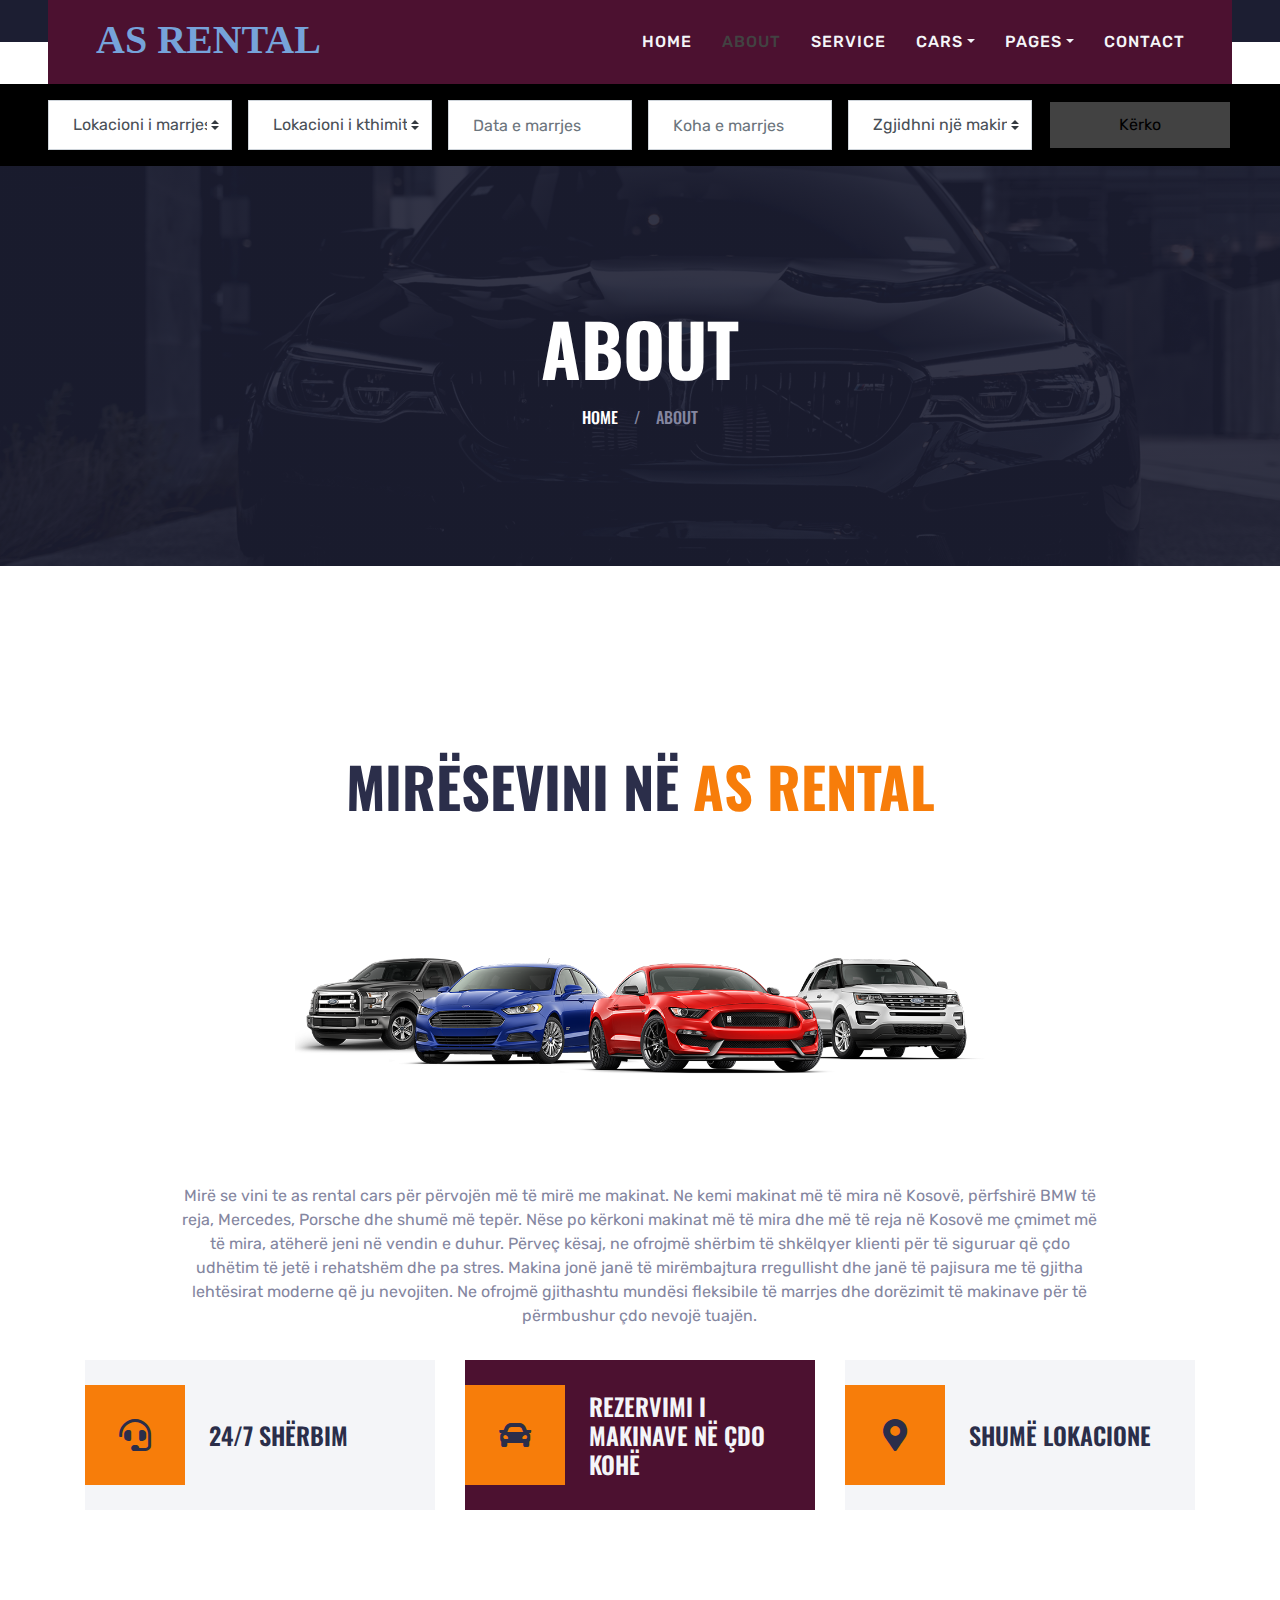
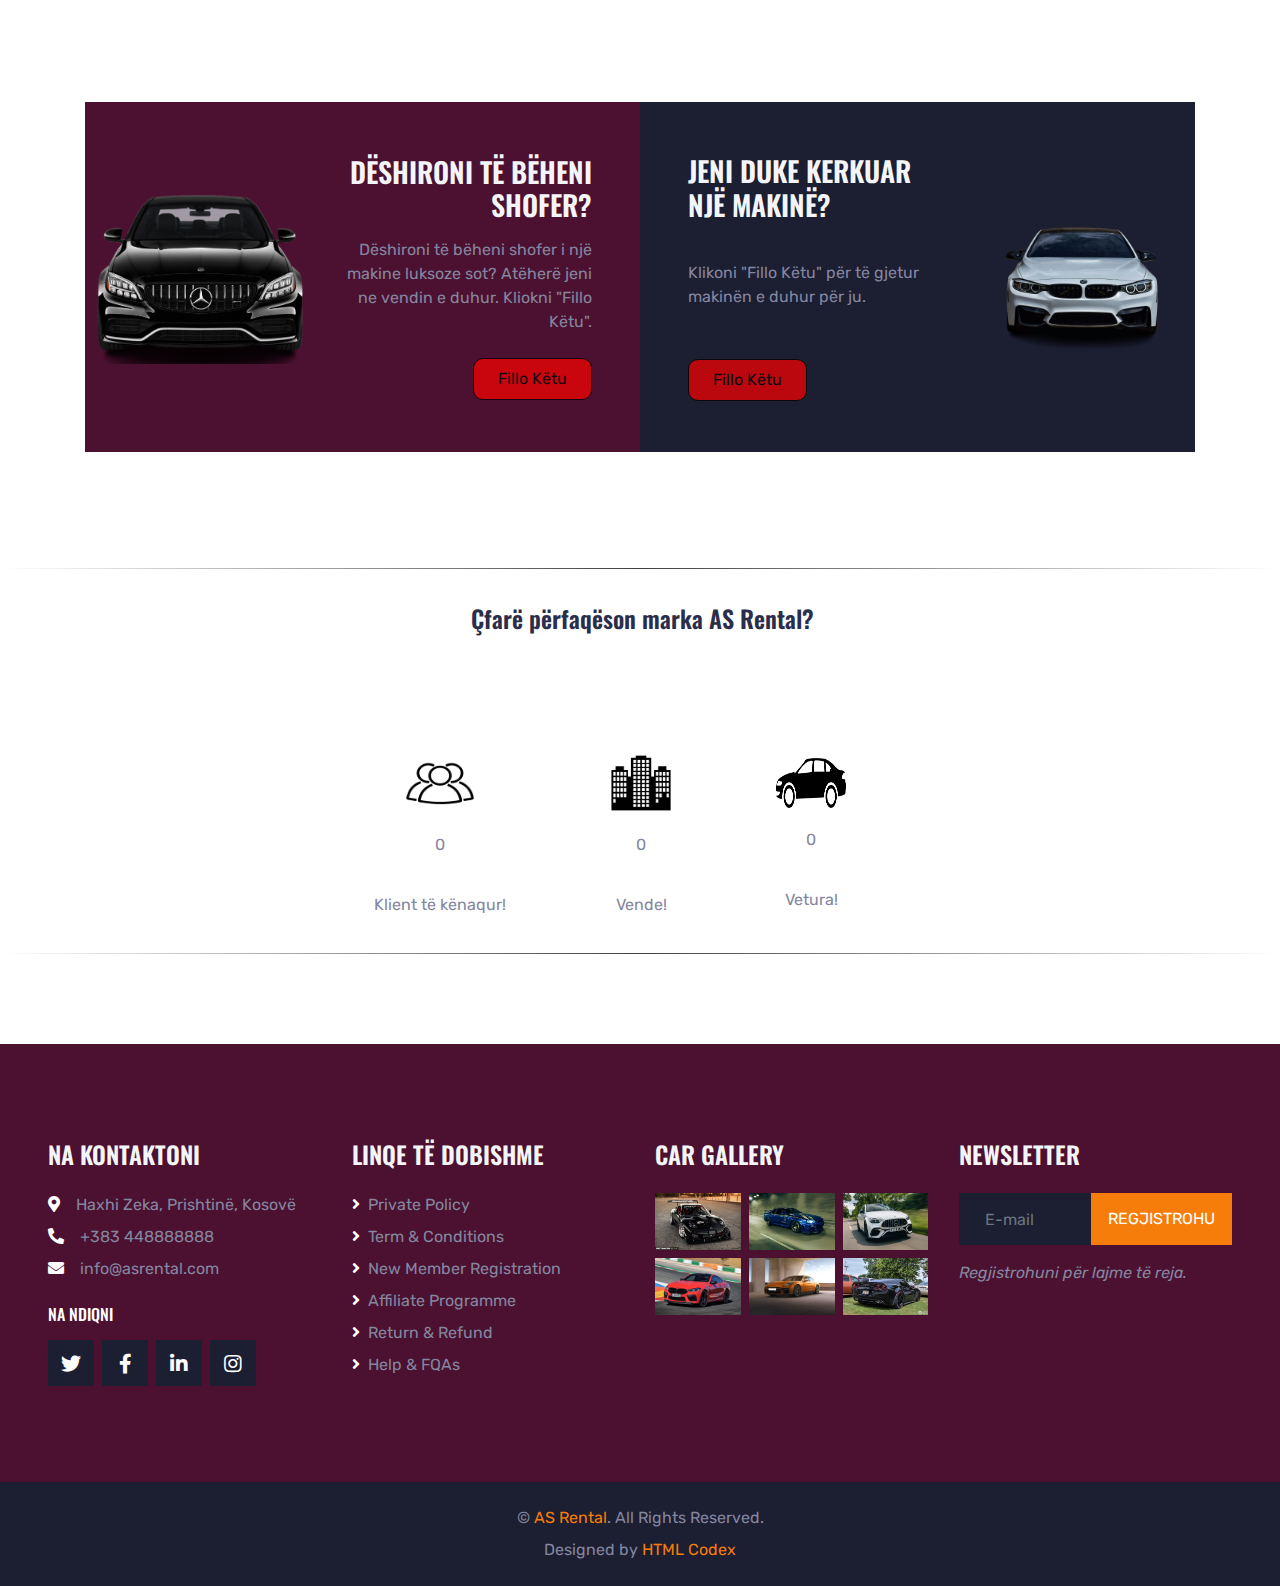
<file: about.html>
<!DOCTYPE html>
<html lang="en">

<head>
    <meta charset="utf-8">
    <title>AS Rental - Car Rental Site </title>
    <meta content="width=device-width, initial-scale=1.0" name="viewport">
    <meta content="Free HTML Templates" name="keywords">
    <meta content="Free HTML Templates" name="description">

    <!-- Favicon -->
    <link href="img/favicon.ico" rel="icon">

    <!-- Google Web Fonts -->
    <link rel="preconnect" href="https://fonts.gstatic.com">
    <link href="https://fonts.googleapis.com/css2?family=Oswald:wght@400;500;600;700&family=Rubik&display=swap" rel="stylesheet"> 

    <!-- Font Awesome -->
    <link href="https://cdnjs.cloudflare.com/ajax/libs/font-awesome/5.15.0/css/all.min.css" rel="stylesheet">

    <!-- Libraries Stylesheet -->
    <link href="lib/owlcarousel/assets/owl.carousel.min.css" rel="stylesheet">
    <link href="lib/tempusdominus/css/tempusdominus-bootstrap-4.min.css" rel="stylesheet" />

    <!-- Customized Bootstrap Stylesheet -->
     <link href="css/main.css" rel="stylesheet">

    <!-- Template Stylesheet -->
    <link href="css/style.css" rel="stylesheet">
</head>

<body>
    

    <!-- Navbar Start -->
    <div class="container-fluid position-relative nav-bar p-0">
        <div class="position-relative px-lg-5" style="z-index: 9;">
            <nav class="navbar navbar-expand-lg bg-secondary navbar-dark py-3 py-lg-0 pl-3 pl-lg-5">
                <a href="" class="navbar-brand">
                    <h1 id="main-name" class="text-uppercase text-primary mb-1">AS Rental</h1>
                </a>
                <button type="button" class="navbar-toggler" data-toggle="collapse" data-target="#navbarCollapse">
                    <span class="navbar-toggler-icon"></span>
                </button>
                <div class="collapse navbar-collapse justify-content-between px-3" id="navbarCollapse">
                    <div class="navbar-nav ml-auto py-0">
                        <a href="index.html" class="nav-item nav-link">Home</a>
                        <a href="about.html" class="nav-item nav-link active">About</a>
                        <a href="service.html" class="nav-item nav-link">Service</a>
                        <div class="nav-item dropdown">
                            <a href="#" class="nav-link dropdown-toggle" data-toggle="dropdown">Cars</a>
                            <div class="dropdown-menu rounded-0 m-0">
                                <a href="car.html" class="dropdown-item">Lista e makinave</a>
                                <a href="detail.html" class="dropdown-item">Detajet e makinave</a>
                                <a href="booking.html" class="dropdown-item">Rezervimi i makinave</a>
                            </div>
                        </div>
                        <div class="nav-item dropdown">
                            <a href="#" class="nav-link dropdown-toggle" data-toggle="dropdown">Pages</a>
                            <div class="dropdown-menu rounded-0 m-0">
                                <a href="team.html" class="dropdown-item">Ekipa Jonë</a>
                                <a href="testimonial.html" class="dropdown-item">Testimonial</a>
                            </div>
                        </div>
                        <a href="index.html"  class="nav-item nav-link">Contact</a>
                    </div>
                </div>
            </nav>
        </div>
    </div>
    <!-- Navbar End -->


    <!-- Search Start -->
    <div class="container-fluid bg-white pt-3 px-lg-5">
        <div id="firstForm" class="row mx-n2">
            <div class="col-xl-2 col-lg-4 col-md-6 px-2">
                <select class="custom-select px-4 mb-3" style="height: 50px;">
                    <option selected>Lokacioni i marrjes</option>
                    <option value="1">Prishtinë</option>
                    <option value="2">Mitrovicë</option>
                    <option value="3">Pejë</option>
                    <option value="4">Podujevë</option>
                    <option value="5">Ferizaj</option>
                    <option value="6">Prizren</option>
                </select>
            </div>
            <div class="col-xl-2 col-lg-4 col-md-6 px-2">
                <select class="custom-select px-4 mb-3" style="height: 50px;">
                    <option selected>Lokacioni i kthimit</option>
                    <option value="1">Prishtinë</option>
                    <option value="2">Mitrovicë</option>
                    <option value="3">Pejë</option>
                    <option value="4">Podujevë</option>
                    <option value="5">Ferizaj</option>
                    <option value="6">Prizren</option>
                </select>
            </div>
            <div class="col-xl-2 col-lg-4 col-md-6 px-2">
                <div class="date mb-3" id="date" data-target-input="nearest">
                    <input type="text" class="form-control p-4 datetimepicker-input" placeholder="Data e marrjes"
                        data-target="#date" data-toggle="datetimepicker" />
                </div>
            </div>
            <div class="col-xl-2 col-lg-4 col-md-6 px-2">
                <div class="time mb-3" id="time" data-target-input="nearest">
                    <input type="text" class="form-control p-4 datetimepicker-input" placeholder="Koha e marrjes"
                        data-target="#time" data-toggle="datetimepicker" />
                </div>
            </div>
            <div class="col-xl-2 col-lg-4 col-md-6 px-2">
                <select class="custom-select px-4 mb-3" style="height: 50px;">
                    <option selected>Zgjidhni një makinë</option>
                    <option value="1">BMW 318D</option>
                    <option value="2">Mercedes-AMG EQE SUV</option>
                    <option value="3">Audi R8</option>
                    <option value="4">Porsche 911Gt Rs</option>
                    <option value="5">Nissan skyline r34</option>
                    <option value="6">Volkswagen Arteon</option>
                    <option value="7">Volvo S60</option>
                    <option value="8">Supra Mk5/A90</option>
                    <option value="9">BMW IX</option>
                    <option value="10">GWM Wey 05</option>
                    <option value="11">Tesla Model 3</option>
                    <option value="13">Mercedes-Benz CLA</option>
                    <option value="14">Mercedes-EQ EQS</option>
                    <option value="15">Škoda ENYAQ iV</option>
                    <option value="16">Opel Astra</option>
                    <option value="17">Honda Civic Type R</option>
                    <option value="18">BMW M2</option>
                    <option value="19">Audi A4</option>
                    <option value="20">Nissan Versa</option>
                    <option value="21">MINI Cooper</option>
                    <option value="22">Volkswagen Golf R</option>
                    <option value="23">Volkswagen Golf MK7</option>
                    <option value="24">Dacia Logan</option>
                    <option value="25">Dacia Sandero</option>

                </select>
            </div>
            <div class="col-xl-2 col-lg-4 col-md-6 px-2">
                <button class="btn btn-primary btn-block mb-3" id="searchButton" type="button" style="height: 50px;">Kërko</button>
            </div>
        </div>
    </div>

    
    <div class="modal fade" id="formModal" tabindex="-1" aria-labelledby="formModalLabel" aria-hidden="true">
        <div class="modal-dialog">
            <div class="modal-content">
                <div class="modal-header">
                    <h5 class="modal-title" id="formModalLabel">Plotësoni Detajet Tuaja</h5>
                    
                </div>
                <div class="modal-body">
                    <form id="secondForm">
                        <div class="mb-3">
                            <label for="name" class="form-label">Emri</label>
                            <input type="text" class="form-control" id="name" placeholder="Enter your name" required>
                        </div>
                        <div class="mb-3">
                            <label for="email" class="form-label">E-mail</label>
                            <input type="email" class="form-control" id="email" placeholder="Enter your email" required>
                        </div>
                        <div class="mb-3">
                            <label for="tel" class="form-label">Numri i telefonit</label>
                            <input type="tel" class="form-control" id="tel" placeholder="Enter your phone number" required>
                        </div>
                        <button type="submit" class="btn btn-primary">Submit</button>
                    </form>
                </div>
            </div>
        </div>
    </div>

    
    <script src="https://code.jquery.com/jquery-3.6.0.min.js"></script>
    <script src="https://cdn.jsdelivr.net/npm/@popperjs/core@2.10.2/dist/umd/popper.min.js"></script>
    <script src="https://stackpath.bootstrapcdn.com/bootstrap/5.1.3/js/bootstrap.min.js"></script>
    <script>
        $(document).ready(function(){
            
            $('#searchButton').on('click', function(){
                $('#formModal').modal('show');
            });

            
            $('#secondForm').on('submit', function(event){
                event.preventDefault(); 
                $('#formModal').modal('hide');
                alert('Form submitted successfully!');
            });
        });
    </script>

    <!-- Search End -->


    <!-- Page Header Start -->
    <div class="container-fluid page-header">
        <h1 class="display-3 text-uppercase text-white mb-3">About</h1>
        <div class="d-inline-flex text-white">
            <h6 class="text-uppercase m-0"><a class="text-white" href="index.html">Home</a></h6>
            <h6 class="text-body m-0 px-3">/</h6>
            <h6 class="text-uppercase text-body m-0">About</h6>
        </div>
    </div>
    <!-- Page Header Start -->


    <!-- About Start -->
    <div class="container-fluid py-5">
        <div class="container pt-5 pb-3">
            <h1 class="display-4 text-uppercase text-center mb-5">Mirësevini në <span class="text-primary">AS Rental</span></h1>
            <div class="row justify-content-center">
                <div class="col-lg-10 text-center">
                    <img class="w-75 mb-4" src="img/carcutout.png" alt="picture of cars together">
                    <p>Mirë se vini te as rental cars për përvojën më të mirë me makinat. Ne kemi makinat më të mira në Kosovë, përfshirë BMW të reja, Mercedes, Porsche dhe shumë më tepër. Nëse po kërkoni makinat më të mira dhe më të reja në Kosovë me çmimet më të mira, atëherë jeni në vendin e duhur. Përveç kësaj, ne ofrojmë shërbim të shkëlqyer klienti për të siguruar që çdo udhëtim të jetë i rehatshëm dhe pa stres. Makina jonë janë të mirëmbajtura rregullisht dhe janë të pajisura me të gjitha lehtësirat moderne që ju nevojiten. Ne ofrojmë gjithashtu mundësi fleksibile të marrjes dhe dorëzimit të makinave për të përmbushur çdo nevojë tuajën.</p>
                </div>
            </div>
            <div class="row mt-3">
                <div class="col-lg-4 mb-2">
                    <div class="d-flex align-items-center bg-light p-4 mb-4" style="height: 150px;">
                        <div class="d-flex align-items-center justify-content-center flex-shrink-0 bg-primary ml-n4 mr-4" style="width: 100px; height: 100px;">
                            <i class="fa fa-2x fa-headset text-secondary"></i>
                        </div>
                        <h4 class="text-uppercase m-0">24/7 Shërbim</h4>
                    </div>
                </div>
                <div class="col-lg-4 mb-2">
                    <div class="d-flex align-items-center bg-secondary p-4 mb-4" style="height: 150px;">
                        <div class="d-flex align-items-center justify-content-center flex-shrink-0 bg-primary ml-n4 mr-4" style="width: 100px; height: 100px;">
                            <i class="fa fa-2x fa-car text-secondary"></i>
                        </div>
                        <h4 class="text-light text-uppercase m-0">Rezervimi i makinave në çdo kohë</h4>
                    </div>
                </div>
                <div class="col-lg-4 mb-2">
                    <div class="d-flex align-items-center bg-light p-4 mb-4" style="height: 150px;">
                        <div class="d-flex align-items-center justify-content-center flex-shrink-0 bg-primary ml-n4 mr-4" style="width: 100px; height: 100px;">
                            <i class="fa fa-2x fa-map-marker-alt text-secondary"></i>
                        </div>
                        <h4 class="text-uppercase m-0">Shumë lokacione</h4>
                    </div>
                </div>
            </div>
        </div>
    </div>
    <!-- About End -->


    <!-- Banner Start -->
    <div class="container-fluid py-5">
        <div class="container py-5">
            <div class="row mx-0">
                <div class="col-lg-6 px-0">
                    <div class="px-5 bg-secondary d-flex align-items-center justify-content-between" style="height: 350px;">
                        <img id="bner-2" class="img-fluid flex-shrink-0 ml-n5 w-50 mr-4" src="img/banner1.png" alt="">
                        <div class="text-right">
                            <h3 class="text-uppercase text-light mb-3">Dëshironi të bëheni shofer?</h3>
                            <p class="mb-4">Dëshironi të bëheni shofer i një makine luksoze sot? Atëherë jeni ne vendin e duhur.
                                Kliokni "Fillo Këtu".
                            </p>
                            <a class="btt-2 btn btn-primary py-2 px-4" href="booking.html">Fillo Këtu</a>
                        </div>
                    </div>
                </div>
                <div class="col-lg-6 px-0">
                    <div class="px-5 bg-dark d-flex align-items-center justify-content-between" style="height: 350px;">
                        <div class="text-left">
                            <h3 class="text-uppercase text-light mb-3">Jeni duke kerkuar një makinë?</h3>
                            <p style="margin-top: 39px;" class="mb-4">Klikoni "Fillo Këtu" për të gjetur makinën e duhur për ju.</p>
                            <a style="margin-top: 26px;" class="btt-2 btn btn-primary py-2 px-4" href="booking.html">Fillo Këtu</a>
                        </div>
                        <img id="bner-2" class="img-fluid flex-shrink-0 mr-n5 w-50 ml-4" src="img/ms-2-removebg-preview.png" alt="">
                    </div>
                </div>
            </div>
        </div>
    </div>
    <!-- Banner End -->


    <!-- Vendor Start -->
   
    <hr class="stats-hr">
<div class="statistics">
  <h4 id="stats-header">Çfarë përfaqëson marka AS Rental?</h4>

  <div class="stat-item">
    <img src="img/personcutout.png" alt="icon of people" id="person-cut-out">
    <p class="counter" data-target="20000">0</p>
    <p>Klient të kënaqur!</p>
  </div>

  <div class="stat-item">
    <img src="img/buildingcutout.png" alt="icon of a building" id="building-icon">
    <p class="counter" data-target="100">0</p>
    <p>Vende!</p>
  </div>

  <div class="stat-item">
    <img src="img/carcutout2.png" alt="icon of a car" id="car-icon">
    <p class="counter" data-target="500">0</p>
    <p>Vetura!</p>
  </div>
</div>
<hr class="stats-hr">

<script>
    const counters = document.querySelectorAll('.counter'); // 
  
  
    const startCounter = (counter) => {
      const updateCounter = () => {
        const target = +counter.getAttribute('data-target');
        const current = +counter.innerText.replace('+', ''); 
  
        const increment = target / 200; 
  
        if (current < target) {
          counter.innerText = `${Math.ceil(current + increment)}+`;
          setTimeout(updateCounter, 10); 
        } else {
          counter.innerText = `${target}+`;
        }
      };
  
      updateCounter();
    };
  
   
    const observer = new IntersectionObserver((entries, observer) => {
      entries.forEach(entry => {
        if (entry.isIntersecting) {
          const counter = entry.target;
          startCounter(counter); 
          observer.unobserve(counter); 
        }
      });
    }, { threshold: 0.5 }); 
  
    
    counters.forEach(counter => {
      observer.observe(counter);
    });
  </script>
<!-- Vendor End -->


    <!-- Footer Start -->
    <div class="container-fluid bg-secondary py-5 px-sm-3 px-md-5" style="margin-top: 90px;">
        <div class="row pt-5">
            <div class="col-lg-3 col-md-6 mb-5">
                <h4 class="text-uppercase text-light mb-4">Na kontaktoni</h4>
                <p class="mb-2"><i class="fa fa-map-marker-alt text-white mr-3"></i>Haxhi Zeka, Prishtinë, Kosovë</p>
                <p class="mb-2"><i class="fa fa-phone-alt text-white mr-3"></i>+383 448888888</p>
                <a href="#"></a><p><i class="fa fa-envelope text-white mr-3"></i>info@asrental.com</p></a>
                <h6 class="text-uppercase text-white py-2">Na Ndiqni</h6>
                <div class="d-flex justify-content-start">
                <a class="btn btn-lg btn-dark btn-lg-square mr-2" href="https://x.com/UniversumKS" target="_blank"><i class="fab fa-twitter"></i></a>
                <a class="btn btn-lg btn-dark btn-lg-square mr-2" href="https://www.facebook.com/universumcollege" target="_blank"><i class="fab fa-facebook-f"></i></a>
                <a class="btn btn-lg btn-dark btn-lg-square mr-2" href="https://www.linkedin.com/school/universum-university-college/posts/?feedView=all" target="_blank"><i class="fab fa-linkedin-in"></i></a>
                <a class="btn btn-lg btn-dark btn-lg-square" href="https://www.instagram.com/universumcollege/" target="_blank"><i class="fab fa-instagram"></i></a>
                </div>
            </div>
            <div class="col-lg-3 col-md-6 mb-5">
                <h4 class="text-uppercase text-light mb-4">Linqe të dobishme</h4>
                <div class="d-flex flex-column justify-content-start">
                    <a class="text-body mb-2" href="terms.html"><i class="fa fa-angle-right text-white mr-2"></i>Private Policy</a>
                    <a class="text-body mb-2" href="terms.html"><i class="fa fa-angle-right text-white mr-2"></i>Term & Conditions</a>
                    <a class="text-body mb-2" href="#"><i class="fa fa-angle-right text-white mr-2"></i>New Member Registration</a>
                    <a class="text-body mb-2" href="#"><i class="fa fa-angle-right text-white mr-2"></i>Affiliate Programme</a>
                    <a class="text-body mb-2" href="#"><i class="fa fa-angle-right text-white mr-2"></i>Return & Refund</a>
                    <a class="text-body" href="#"><i class="fa fa-angle-right text-white mr-2"></i>Help & FQAs</a>
                </div>
            </div>
            <div class="col-lg-3 col-md-6 mb-5">
                <h4 class="text-uppercase text-light mb-4">Car Gallery</h4>
                <div class="row mx-n1">
                    <div class="col-4 px-1 mb-2">
                        <a href=""><img class="w-100" src="img/mazdarx7.jpg" alt="picture of a mazda rx7"></a>
                    </div>
                    <div class="col-4 px-1 mb-2">
                        <a href=""><img class="w-100" src="img/nissanskyline.jpg" alt="picture of a nissan skyline"></a>
                    </div>
                    <div class="col-4 px-1 mb-2">
                        <a href=""><img class="w-100" src="img/mercedesc63.jpg" alt="picture of a mercedes c63" style="height: 100%;"></a>
                    </div>
                    <div class="col-4 px-1 mb-2">
                        <a href=""><img class="w-100" src="img/bmwm8comp.avif" alt="picture of a bmw m8 competition" style="height: 100%;"></a>
                    </div>
                    <div class="col-4 px-1 mb-2">
                        <a href=""><img class="w-100" src="img/porschepanamera.avif" alt="picture of a porsche panamera"></a>
                    </div>
                    <div class="col-4 px-1 mb-2">
                        <a href=""><img class="w-100" src="img/corvettec6.jpg" alt="picture of a corvette c6"></a>
                    </div>
                </div>
            </div>
            <div class="col-lg-3 col-md-6 mb-5">
                <h4 class="text-uppercase text-light mb-4">Newsletter</h4>
                <div class="w-100 mb-3">
                    <div class="input-group">
                        <input type="text" class="form-control bg-dark border-dark" style="padding: 25px;" placeholder="E-mail">
                        <div class="input-group-append">
                            <button class="btn btn-primary text-uppercase px-3">Regjistrohu</button>
                        </div>
                    </div>
                </div>
                <i>Regjistrohuni për lajme të reja.</i>
            </div>
        </div>
    </div>
    <div class="container-fluid bg-dark py-4 px-sm-3 px-md-5">
        <p class="mb-2 text-center text-body">&copy; <a href="#">AS Rental</a>. All Rights Reserved.</p>
        <p class="m-0 text-center text-body">Designed by <a href="https://htmlcodex.com">HTML Codex</a></p>
    </div>


    <!-- Footer End -->


    <!-- Back to Top -->
    <a href="#" class="btn btn-lg btn-primary btn-lg-square back-to-top"><i class="fa fa-angle-double-up"></i></a>


    <!-- JavaScript Libraries -->
    <script src="https://code.jquery.com/jquery-3.4.1.min.js"></script>
    <script src="https://stackpath.bootstrapcdn.com/bootstrap/4.4.1/js/bootstrap.bundle.min.js"></script>
    <script src="lib/easing/easing.min.js"></script>
    <script src="lib/waypoints/waypoints.min.js"></script>
    <script src="lib/owlcarousel/owl.carousel.min.js"></script>
    <script src="lib/tempusdominus/js/moment.min.js"></script>
    <script src="lib/tempusdominus/js/moment-timezone.min.js"></script>
    <script src="lib/tempusdominus/js/tempusdominus-bootstrap-4.min.js"></script>

    <!-- Template Javascript -->
    <script src="js/main.js"></script>
</body>

</html>
</file>
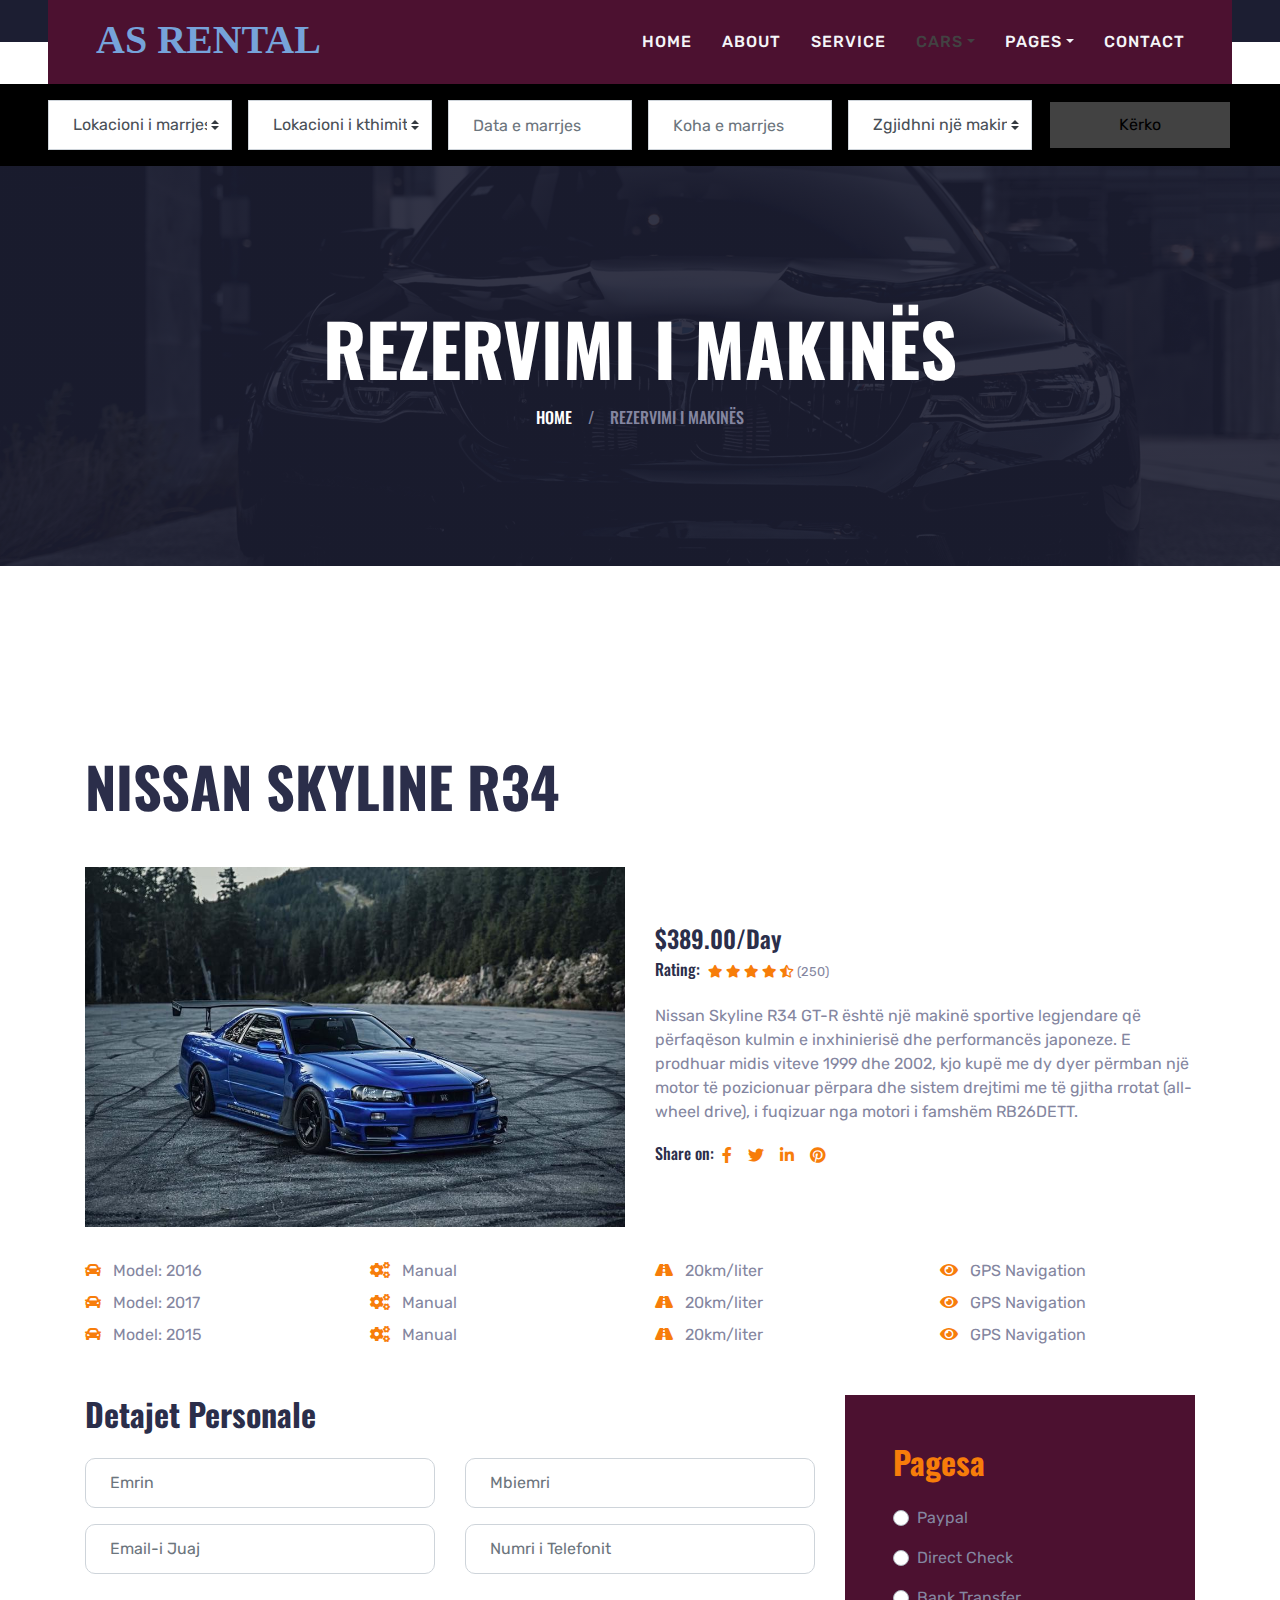
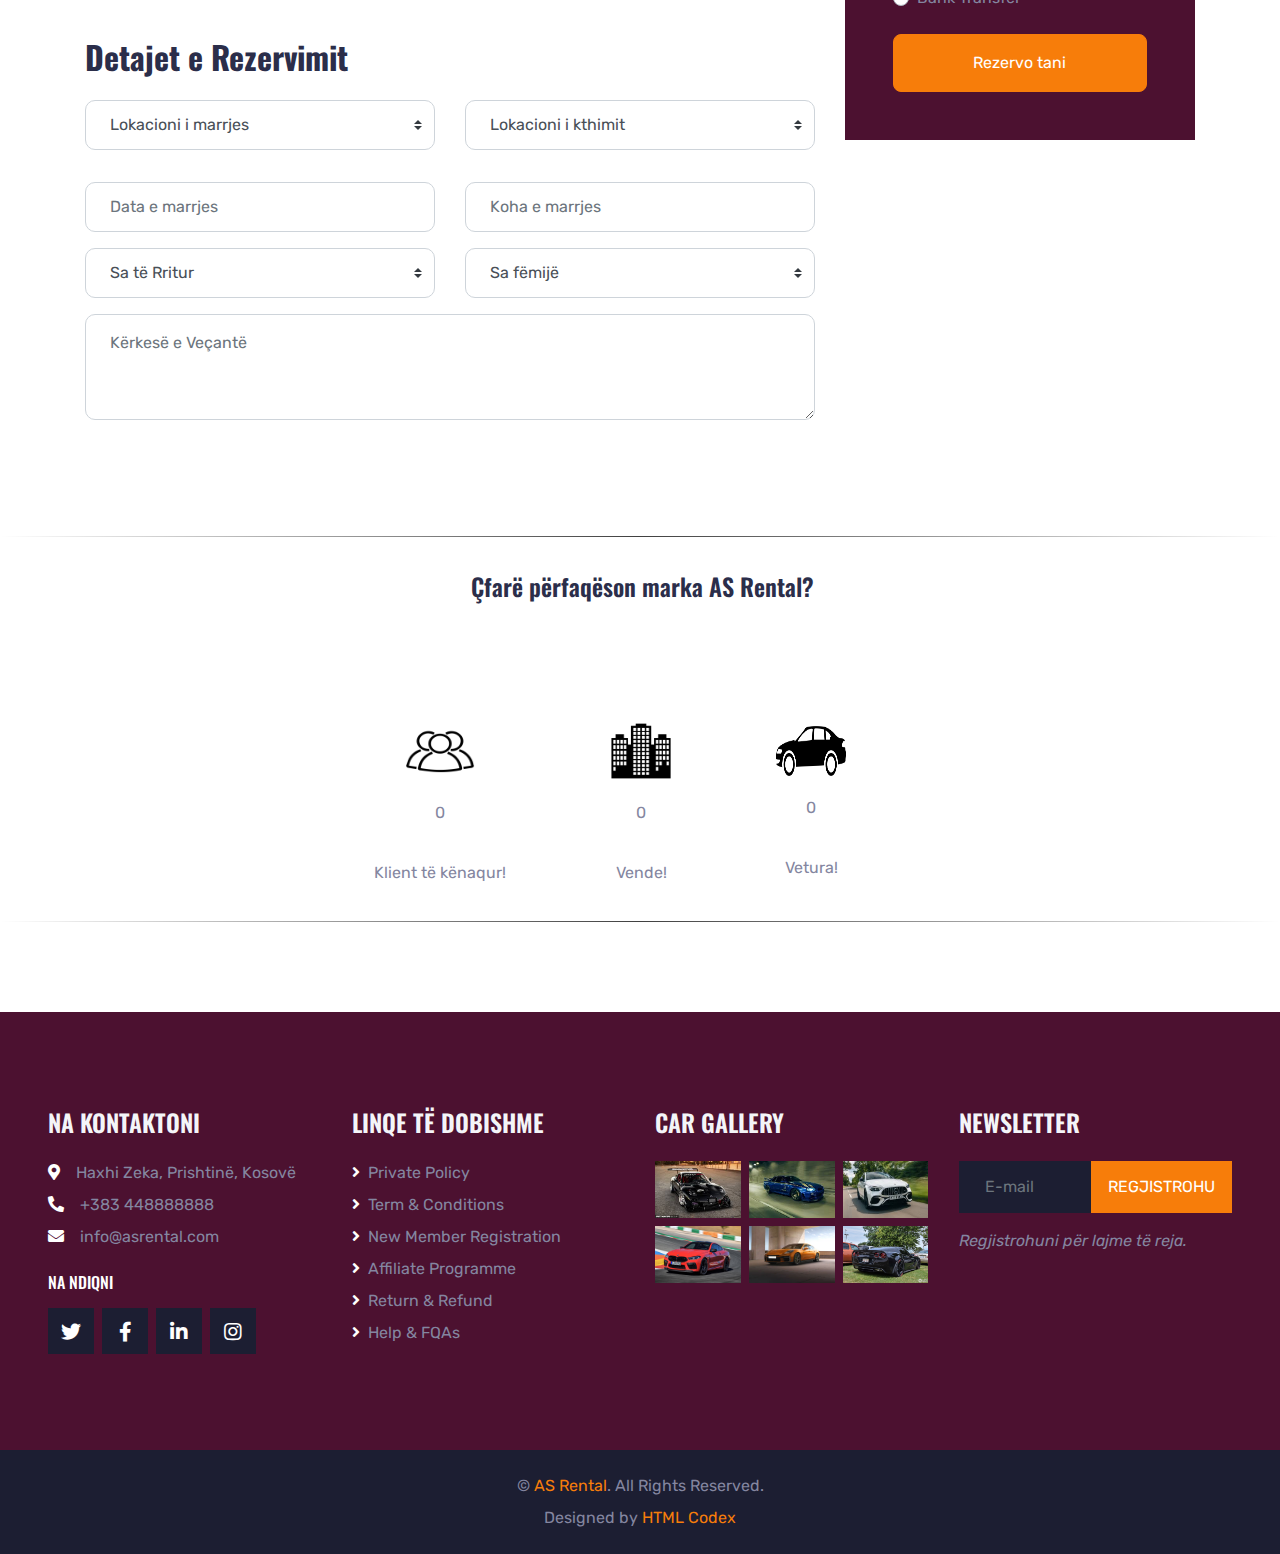
<file: booking.html>
<!DOCTYPE html>
<html lang="en">

<head>
    <meta charset="utf-8">
    <title>AS Rental - Car Rental Site </title>
    <meta content="width=device-width, initial-scale=1.0" name="viewport">
    <meta content="Free HTML Templates" name="keywords">
    <meta content="Free HTML Templates" name="description">

    <!-- Favicon -->
    <link href="img/favicon.ico" rel="icon">

    <!-- Google Web Fonts -->
    <link rel="preconnect" href="https://fonts.gstatic.com">
    <link href="https://fonts.googleapis.com/css2?family=Oswald:wght@400;500;600;700&family=Rubik&display=swap" rel="stylesheet"> 

    <!-- Font Awesome -->
    <link href="https://cdnjs.cloudflare.com/ajax/libs/font-awesome/5.15.0/css/all.min.css" rel="stylesheet">

    <!-- Libraries Stylesheet -->
    <link href="lib/owlcarousel/assets/owl.carousel.min.css" rel="stylesheet">
    <link href="lib/tempusdominus/css/tempusdominus-bootstrap-4.min.css" rel="stylesheet" />

    <!-- Customized Bootstrap Stylesheet -->
     <link href="css/main.css" rel="stylesheet">

    <!-- Template Stylesheet -->
    <link href="css/style.css" rel="stylesheet">
</head>

<body>
    

    <!-- Navbar Start -->
    <div class="container-fluid position-relative nav-bar p-0">
        <div class="position-relative px-lg-5" style="z-index: 9;">
            <nav class="navbar navbar-expand-lg bg-secondary navbar-dark py-3 py-lg-0 pl-3 pl-lg-5">
                <a href="" class="navbar-brand">
                    <h1 id="main-name" class="text-uppercase text-primary mb-1">AS Rental</h1>
                </a>
                <button type="button" class="navbar-toggler" data-toggle="collapse" data-target="#navbarCollapse">
                    <span class="navbar-toggler-icon"></span>
                </button>
                <div class="collapse navbar-collapse justify-content-between px-3" id="navbarCollapse">
                    <div class="navbar-nav ml-auto py-0">
                        <a href="index.html" class="nav-item nav-link">Home</a>
                        <a href="about.html" class="nav-item nav-link ">About</a>
                        <a href="service.html" class="nav-item nav-link">Service</a>
                        <div class="nav-item dropdown">
                            <a href="#" class="nav-link dropdown-toggle active" data-toggle="dropdown">Cars</a>
                            <div class="dropdown-menu rounded-0 m-0">
                                <a href="car.html" class="dropdown-item">Lista e makinave</a>
                                <a href="detail.html" class="dropdown-item ">Detajet e makinave</a>
                                <a href="booking.html" class="dropdown-item active">Rezervimi i makinave</a>
                            </div>
                        </div>
                        <div class="nav-item dropdown">
                            <a href="#" class="nav-link dropdown-toggle" data-toggle="dropdown">Pages</a>
                            <div class="dropdown-menu rounded-0 m-0">
                                <a href="team.html" class="dropdown-item">Ekipa Jonë</a>
                                <a href="testimonial.html" class="dropdown-item">Testimonial</a>
                            </div>
                        </div>
                        <a href="index.html"  class="nav-item nav-link">Contact</a>
                    </div>
                </div>
            </nav>
        </div>
    </div>
    <!-- Navbar End -->


    <!-- Search Start -->
    <div class="container-fluid bg-white pt-3 px-lg-5">
        <div id="firstForm" class="row mx-n2">
            <div class="col-xl-2 col-lg-4 col-md-6 px-2">
                <select class="custom-select px-4 mb-3" style="height: 50px;">
                    <option selected>Lokacioni i marrjes</option>
                    <option value="1">Prishtinë</option>
                    <option value="2">Mitrovicë</option>
                    <option value="3">Pejë</option>
                    <option value="4">Podujevë</option>
                    <option value="5">Ferizaj</option>
                    <option value="6">Prizren</option>
                </select>
            </div>
            <div class="col-xl-2 col-lg-4 col-md-6 px-2">
                <select class="custom-select px-4 mb-3" style="height: 50px;">
                    <option selected>Lokacioni i kthimit</option>
                    <option value="1">Prishtinë</option>
                    <option value="2">Mitrovicë</option>
                    <option value="3">Pejë</option>
                    <option value="4">Podujevë</option>
                    <option value="5">Ferizaj</option>
                    <option value="6">Prizren</option>
                </select>
            </div>
            <div class="col-xl-2 col-lg-4 col-md-6 px-2">
                <div class="date mb-3" id="date" data-target-input="nearest">
                    <input type="text" class="form-control p-4 datetimepicker-input" placeholder="Data e marrjes"
                        data-target="#date" data-toggle="datetimepicker" />
                </div>
            </div>
            <div class="col-xl-2 col-lg-4 col-md-6 px-2">
                <div class="time mb-3" id="time" data-target-input="nearest">
                    <input type="text" class="form-control p-4 datetimepicker-input" placeholder="Koha e marrjes"
                        data-target="#time" data-toggle="datetimepicker" />
                </div>
            </div>
            <div class="col-xl-2 col-lg-4 col-md-6 px-2">
                <select class="custom-select px-4 mb-3" style="height: 50px;">
                    <option selected>Zgjidhni një makinë</option>
                    <option value="1">BMW 318D</option>
                    <option value="2">Mercedes-AMG EQE SUV</option>
                    <option value="3">Audi R8</option>
                    <option value="4">Porsche 911Gt Rs</option>
                    <option value="5">Nissan skyline r34</option>
                    <option value="6">Volkswagen Arteon</option>
                    <option value="7">Volvo S60</option>
                    <option value="8">Supra Mk5/A90</option>
                    <option value="9">BMW IX</option>
                    <option value="10">GWM Wey 05</option>
                    <option value="11">Tesla Model 3</option>
                    <option value="13">Mercedes-Benz CLA</option>
                    <option value="14">Mercedes-EQ EQS</option>
                    <option value="15">Škoda ENYAQ iV</option>
                    <option value="16">Opel Astra</option>
                    <option value="17">Honda Civic Type R</option>
                    <option value="18">BMW M2</option>
                    <option value="19">Audi A4</option>
                    <option value="20">Nissan Versa</option>
                    <option value="21">MINI Cooper</option>
                    <option value="22">Volkswagen Golf R</option>
                    <option value="23">Volkswagen Golf MK7</option>
                    <option value="24">Dacia Logan</option>
                    <option value="25">Dacia Sandero</option>

                </select>
            </div>
            <div class="col-xl-2 col-lg-4 col-md-6 px-2">
                <button class="btn btn-primary btn-block mb-3" id="searchButton" type="button" style="height: 50px;">Kërko</button>
            </div>
        </div>
    </div>

    
    <div class="modal fade" id="formModal" tabindex="-1" aria-labelledby="formModalLabel" aria-hidden="true">
        <div class="modal-dialog">
            <div class="modal-content">
                <div class="modal-header">
                    <h5 class="modal-title" id="formModalLabel">Plotësoni Detajet Tuaja</h5>
                    
                </div>
                <div class="modal-body">
                    <form id="secondForm">
                        <div class="mb-3">
                            <label for="name" class="form-label">Emri</label>
                            <input type="text" class="form-control" id="name" placeholder="Enter your name" required>
                        </div>
                        <div class="mb-3">
                            <label for="email" class="form-label">E-mail</label>
                            <input type="email" class="form-control" id="email" placeholder="Enter your email" required>
                        </div>
                        <div class="mb-3">
                            <label for="tel" class="form-label">Numri i telefonit</label>
                            <input type="tel" class="form-control" id="tel" placeholder="Enter your phone number" required>
                        </div>
                        <button type="submit" class="btn btn-primary">Submit</button>
                    </form>
                </div>
            </div>
        </div>
    </div>

    
    <script src="https://code.jquery.com/jquery-3.6.0.min.js"></script>
    <script src="https://cdn.jsdelivr.net/npm/@popperjs/core@2.10.2/dist/umd/popper.min.js"></script>
    <script src="https://stackpath.bootstrapcdn.com/bootstrap/5.1.3/js/bootstrap.min.js"></script>
    <script>
        $(document).ready(function(){
            
            $('#searchButton').on('click', function(){
                $('#formModal').modal('show');
            });

            
            $('#secondForm').on('submit', function(event){
                event.preventDefault(); 
                $('#formModal').modal('hide');
                alert('Form submitted successfully!');
            });
        });
    </script>

    <!-- Search End -->


    <!-- Page Header Start -->
   <!-- Page Header Start -->
   <div class="container-fluid page-header">
    <h1 class="display-3 text-uppercase text-white mb-3">Rezervimi i makinës</h1>
    <div class="d-inline-flex text-white">
        <h6 class="text-uppercase m-0"><a class="text-white" href="index.html">Home</a></h6>
        <h6 class="text-body m-0 px-3">/</h6>
        <h6 class="text-uppercase text-body m-0">Rezervimi i makinës</h6>
    </div>
</div>
<!-- Page Header Start -->


<!-- Detail Start -->
<div class="container-fluid pt-5">
    <div class="container pt-5 pb-3">
        <h1 class="display-4 text-uppercase mb-5">nissan skyline r34</h1>
        <div class="row align-items-center pb-2">
            <div class="col-lg-6 mb-4">
                <img class="img-fluid" src="img/nisssan-sky.jpg" alt="">
            </div>
            <div class="col-lg-6 mb-4">
                <h4 class="mb-2">$389.00/Day</h4>
                <div class="d-flex mb-3">
                    <h6 class="mr-2">Rating:</h6>
                    <div class="d-flex align-items-center justify-content-center mb-1">
                        <small class="fa fa-star text-primary mr-1"></small>
                        <small class="fa fa-star text-primary mr-1"></small>
                        <small class="fa fa-star text-primary mr-1"></small>
                        <small class="fa fa-star text-primary mr-1"></small>
                        <small class="fa fa-star-half-alt text-primary mr-1"></small>
                        <small>(250)</small>
                    </div>
                </div>
                <p>Nissan Skyline R34 GT-R është një makinë sportive legjendare që përfaqëson kulmin e inxhinierisë dhe performancës japoneze. E prodhuar midis viteve 1999 dhe 2002, kjo kupë me dy dyer përmban një motor të pozicionuar përpara dhe sistem drejtimi me të gjitha rrotat (all-wheel drive), i fuqizuar nga motori i famshëm RB26DETT.</p>
                <div class="d-flex pt-1">
                    <h6>Share on:</h6>
                    <div class="d-inline-flex">
                        <a class="px-2" href=""><i class="fab fa-facebook-f"></i></a>
                        <a class="px-2" href=""><i class="fab fa-twitter"></i></a>
                        <a class="px-2" href=""><i class="fab fa-linkedin-in"></i></a>
                        <a class="px-2" href=""><i class="fab fa-pinterest"></i></a>
                    </div>
                </div>
            </div>
        </div>
        <div class="row mt-n3 mt-lg-0 pb-4">
            <div class="col-md-3 col-6 mb-2">
                <i class="fa fa-car text-primary mr-2"></i>
                <span>Model: 2016</span>
            </div>
            <div class="col-md-3 col-6 mb-2">
                <i class="fa fa-cogs text-primary mr-2"></i>
                <span>Manual</span>
            </div>
            <div class="col-md-3 col-6 mb-2">
                <i class="fa fa-road text-primary mr-2"></i>
                <span>20km/liter</span>
            </div>
            <div class="col-md-3 col-6 mb-2">
                <i class="fa fa-eye text-primary mr-2"></i>
                <span>GPS Navigation</span>
            </div>
            <div class="col-md-3 col-6 mb-2">
                <i class="fa fa-car text-primary mr-2"></i>
                <span>Model: 2017</span>
            </div>
            <div class="col-md-3 col-6 mb-2">
                <i class="fa fa-cogs text-primary mr-2"></i>
                <span>Manual</span>
            </div>
            <div class="col-md-3 col-6 mb-2">
                <i class="fa fa-road text-primary mr-2"></i>
                <span>20km/liter</span>
            </div>
            <div class="col-md-3 col-6 mb-2">
                <i class="fa fa-eye text-primary mr-2"></i>
                <span>GPS Navigation</span>
            </div>
            <div class="col-md-3 col-6 mb-2">
                <i class="fa fa-car text-primary mr-2"></i>
                <span>Model: 2015</span>
            </div>
            <div class="col-md-3 col-6 mb-2">
                <i class="fa fa-cogs text-primary mr-2"></i>
                <span>Manual</span>
            </div>
            <div class="col-md-3 col-6 mb-2">
                <i class="fa fa-road text-primary mr-2"></i>
                <span>20km/liter</span>
            </div>
            <div class="col-md-3 col-6 mb-2">
                <i class="fa fa-eye text-primary mr-2"></i>
                <span>GPS Navigation</span>
            </div>
        </div>
    </div>
</div>

<!-- Detail End -->


<!-- Car Booking Start -->
<div class="container-fluid pb-5">
    <div class="container">
        <form id="bookingForm" onsubmit="return validateForm(event)">
        <div class="row">
            <div class="col-lg-8">
                <h2 class="mb-4">Detajet Personale</h2>
                <div class="mb-5">
                    <div class="row">
                        <div class="col-6 form-group">
                            <input type="text" class="bor-redius form-control p-4" placeholder="Emrin" required="required">
                        </div>
                        <div class="col-6 form-group">
                            <input type="text" class="bor-redius form-control p-4" placeholder="Mbiemri" required="required">
                        </div>
                    </div>
                    <div class="row">
                        <div class="col-6 form-group">
                            <input type="email" class="bor-redius form-control p-4" placeholder="Email-i Juaj" required="required">
                        </div>
                        <div class=" col-6 form-group">
                            <input type="text" class="bor-redius form-control p-4" placeholder="Numri i Telefonit " required="required">
                        </div>
                    </div>  
                </div>
                <h2 class="mb-4">Detajet e Rezervimit</h2>
                <div class="mb-5">
                    <div class="row">
                        <div class="col-6 form-group">
                            <select pattern=".{1,}" class="bor-redius custom-select px-4 mb-3" style="height: 50px; " required>
                            <option selected value="">Lokacioni i marrjes</option>
                            <option value="1">Prishtinë</option>
                            <option value="2">Mitrovicë</option>
                            <option value="3">Pejë</option>
                            <option value="4">Podujevë</option>
                            <option value="5">Ferizaj</option>
                            <option value="6">Prizren</option>
                            </select>
                        </div>
                        <div class="col-6 form-group">
                            <select pattern=".{1,}" class="bor-redius custom-select px-4 mb-3" style="height: 50px;" required >
                            <option selected value="" >Lokacioni i kthimit</option>
                            <option value="1">Prishtinë</option>
                            <option value="2">Mitrovicë</option>
                            <option value="3">Pejë</option>
                            <option value="4">Podujevë</option>
                            <option value="5">Ferizaj</option>
                            <option value="6">Prizren</option>
                            </select>
                        </div>
                    </div>
                    <div class="row">
                        <div class="col-6 form-group">
                            <div class="date" id="date2" data-target-input="nearest">
                                <input type="text" class="bor-redius form-control p-4 datetimepicker-input" placeholder="Data e marrjes"
                                    data-target="#date2" data-toggle="datetimepicker" required/>
                            </div>
                        </div>
                        <div class="col-6 form-group">
                            <div class="time" id="time2" data-target-input="nearest">
                                <input type="text" class="bor-redius  form-control p-4 datetimepicker-input" placeholder="Koha e marrjes"
                                    data-target="#time2" data-toggle="datetimepicker" required/>
                            </div>
                        </div>
                    </div>
                    <div class="row">
                        <div class=" col-6 form-group">
                            <select pattern=".{1,}" class="bor-redius custom-select px-4" style="height: 50px;" required>
                                <option selected value="">Sa të Rritur</option>
                                <option value="1">Rritur 1</option>
                                <option value="2">Rritur 2</option>
                                <option value="3">Rritur 3</option>
                            </select>
                        </div>
                        <div class="col-6 form-group">
                            <select pattern=".{1,}" class="bor-redius custom-select px-4" style="height: 50px;">
                                <option selected value="">Sa fëmijë</option>
                                <option value="1">fëmijë 1</option>
                                <option value="2">fëmijë 2</option>
                                <option value="3">fëmijë 3</option>
                            </select>
                        </div>
                    </div>
                    <div class="form-group">
                        <textarea class="bor-redius form-control py-3 px-4" rows="3" placeholder="Kërkesë e Veçantë"></textarea>
                    </div>
                </div>
            </div>
            <div class="col-lg-4">
                <div class="bg-secondary p-5 mb-5">
                    <h2 class="text-primary mb-4">Pagesa</h2>
                    <div class="form-group">
                        <div class="custom-control custom-radio">
                            <input type="radio" class="custom-control-input" name="payment" id="paypal">
                            <label class="custom-control-label" for="paypal">Paypal</label>
                        </div>
                    </div>
                    <div class="form-group">
                        <div class="custom-control custom-radio">
                            <input type="radio" class="custom-control-input" name="payment" id="directcheck">
                            <label class="custom-control-label" for="directcheck">Direct Check</label>
                        </div>
                    </div>
                    <div class="form-group mb-4">
                        <div class="custom-control custom-radio">
                            <input type="radio" class="custom-control-input" name="payment" id="banktransfer" required>
                            <label class="custom-control-label" for="banktransfer">Bank Transfer</label>
                        </div>
                    </div>
                    <button class="btt-3 btn btn-block btn-primary py-3" onclick="myFunction()" >Rezervo tani </button>
                    <script>
                        function validateForm(event) {
                            const form = document.getElementById('bookingForm');
                            if (!form.checkValidity()) {
                                
                                event.preventDefault();
                                alert('Please fill in all the required fields!');
                                return false;
                            }
                            alert('Form submitted successfully!');
                            return true;
                        }
                    </script>
                       
                </div>
            </div>
        </form>  
        </div>
    </div>
</div>
<!-- Car Booking End -->
 <!-- Vendor Start -->

 <hr class="stats-hr">
<div class="statistics">
  <h4 id="stats-header">Çfarë përfaqëson marka AS Rental?</h4>

  <div class="stat-item">
    <img src="img/personcutout.png" alt="icon of people" id="person-cut-out">
    <p class="counter" data-target="20000">0</p>
    <p>Klient të kënaqur!</p>
  </div>

  <div class="stat-item">
    <img src="img/buildingcutout.png" alt="icon of a building" id="building-icon">
    <p class="counter" data-target="100">0</p>
    <p>Vende!</p>
  </div>

  <div class="stat-item">
    <img src="img/carcutout2.png" alt="icon of a car" id="car-icon">
    <p class="counter" data-target="500">0</p>
    <p>Vetura!</p>
  </div>
</div>
<hr class="stats-hr">

<script>
    const counters = document.querySelectorAll('.counter'); // 
  
  
    const startCounter = (counter) => {
      const updateCounter = () => {
        const target = +counter.getAttribute('data-target');
        const current = +counter.innerText.replace('+', ''); 
  
        const increment = target / 200; 
  
        if (current < target) {
          counter.innerText = `${Math.ceil(current + increment)}+`;
          setTimeout(updateCounter, 10); 
        } else {
          counter.innerText = `${target}+`;
        }
      };
  
      updateCounter();
    };
  
   
    const observer = new IntersectionObserver((entries, observer) => {
      entries.forEach(entry => {
        if (entry.isIntersecting) {
          const counter = entry.target;
          startCounter(counter); 
          observer.unobserve(counter); 
        }
      });
    }, { threshold: 0.5 }); 
  
    
    counters.forEach(counter => {
      observer.observe(counter);
    });
  </script>
 <!-- Vendor End -->





<!-- Footer Start -->
<div class="container-fluid bg-secondary py-5 px-sm-3 px-md-5" style="margin-top: 90px;">
    <div class="row pt-5">
        <div class="col-lg-3 col-md-6 mb-5">
            <h4 class="text-uppercase text-light mb-4">Na kontaktoni</h4>
            <p class="mb-2"><i class="fa fa-map-marker-alt text-white mr-3"></i>Haxhi Zeka, Prishtinë, Kosovë</p>
            <p class="mb-2"><i class="fa fa-phone-alt text-white mr-3"></i>+383 448888888</p>
            <a href="#"></a><p><i class="fa fa-envelope text-white mr-3"></i>info@asrental.com</p></a>
            <h6 class="text-uppercase text-white py-2">Na Ndiqni</h6>
            <div class="d-flex justify-content-start">
            <a class="btn btn-lg btn-dark btn-lg-square mr-2" href="https://x.com/UniversumKS" target="_blank"><i class="fab fa-twitter"></i></a>
            <a class="btn btn-lg btn-dark btn-lg-square mr-2" href="https://www.facebook.com/universumcollege" target="_blank"><i class="fab fa-facebook-f"></i></a>
            <a class="btn btn-lg btn-dark btn-lg-square mr-2" href="https://www.linkedin.com/school/universum-university-college/posts/?feedView=all" target="_blank"><i class="fab fa-linkedin-in"></i></a>
            <a class="btn btn-lg btn-dark btn-lg-square" href="https://www.instagram.com/universumcollege/" target="_blank"><i class="fab fa-instagram"></i></a>
            </div>
        </div>
        <div class="col-lg-3 col-md-6 mb-5">
            <h4 class="text-uppercase text-light mb-4">Linqe të dobishme</h4>
            <div class="d-flex flex-column justify-content-start">
                <a class="text-body mb-2" href="terms.html"><i class="fa fa-angle-right text-white mr-2"></i>Private Policy</a>
                <a class="text-body mb-2" href="terms.html"><i class="fa fa-angle-right text-white mr-2"></i>Term & Conditions</a>
                <a class="text-body mb-2" href="#"><i class="fa fa-angle-right text-white mr-2"></i>New Member Registration</a>
                <a class="text-body mb-2" href="#"><i class="fa fa-angle-right text-white mr-2"></i>Affiliate Programme</a>
                <a class="text-body mb-2" href="#"><i class="fa fa-angle-right text-white mr-2"></i>Return & Refund</a>
                <a class="text-body" href="#"><i class="fa fa-angle-right text-white mr-2"></i>Help & FQAs</a>
            </div>
        </div>
        <div class="col-lg-3 col-md-6 mb-5">
            <h4 class="text-uppercase text-light mb-4">Car Gallery</h4>
            <div class="row mx-n1">
                <div class="col-4 px-1 mb-2">
                    <a href=""><img class="w-100" src="img/mazdarx7.jpg" alt="picture of a mazda rx7"></a>
                </div>
                <div class="col-4 px-1 mb-2">
                    <a href=""><img class="w-100" src="img/nissanskyline.jpg" alt="picture of a nissan skyline"></a>
                </div>
                <div class="col-4 px-1 mb-2">
                    <a href=""><img class="w-100" src="img/mercedesc63.jpg" alt="picture of a mercedes c63" style="height: 100%;"></a>
                </div>
                <div class="col-4 px-1 mb-2">
                    <a href=""><img class="w-100" src="img/bmwm8comp.avif" alt="picture of a bmw m8 competition" style="height: 100%;"></a>
                </div>
                <div class="col-4 px-1 mb-2">
                    <a href=""><img class="w-100" src="img/porschepanamera.avif" alt="picture of a porsche panamera"></a>
                </div>
                <div class="col-4 px-1 mb-2">
                    <a href=""><img class="w-100" src="img/corvettec6.jpg" alt="picture of a corvette c6"></a>
                </div>
            </div>
        </div>
        <div class="col-lg-3 col-md-6 mb-5">
            <h4 class="text-uppercase text-light mb-4">Newsletter</h4>
            <div class="w-100 mb-3">
                <div class="input-group">
                    <input type="text" class="form-control bg-dark border-dark" style="padding: 25px;" placeholder="E-mail">
                    <div class="input-group-append">
                        <button class="btn btn-primary text-uppercase px-3">Regjistrohu</button>
                    </div>
                </div>
            </div>
            <i>Regjistrohuni për lajme të reja.</i>
        </div>
    </div>
</div>
<div class="container-fluid bg-dark py-4 px-sm-3 px-md-5">
    <p class="mb-2 text-center text-body">&copy; <a href="#">AS Rental</a>. All Rights Reserved.</p>
    <p class="m-0 text-center text-body">Designed by <a href="https://htmlcodex.com">HTML Codex</a></p>
</div>


<!-- Footer End -->



    <!-- Back to Top -->
    <a href="#" class="btn btn-lg btn-primary btn-lg-square back-to-top"><i class="fa fa-angle-double-up"></i></a>


    <!-- JavaScript Libraries -->
    <script src="https://code.jquery.com/jquery-3.4.1.min.js"></script>
    <script src="https://stackpath.bootstrapcdn.com/bootstrap/4.4.1/js/bootstrap.bundle.min.js"></script>
    <script src="lib/easing/easing.min.js"></script>
    <script src="lib/waypoints/waypoints.min.js"></script>
    <script src="lib/owlcarousel/owl.carousel.min.js"></script>
    <script src="lib/tempusdominus/js/moment.min.js"></script>
    <script src="lib/tempusdominus/js/moment-timezone.min.js"></script>
    <script src="lib/tempusdominus/js/tempusdominus-bootstrap-4.min.js"></script>

    <!-- Template Javascript -->
    <script src="js/main.js"></script>
</body>

</html>
</file>
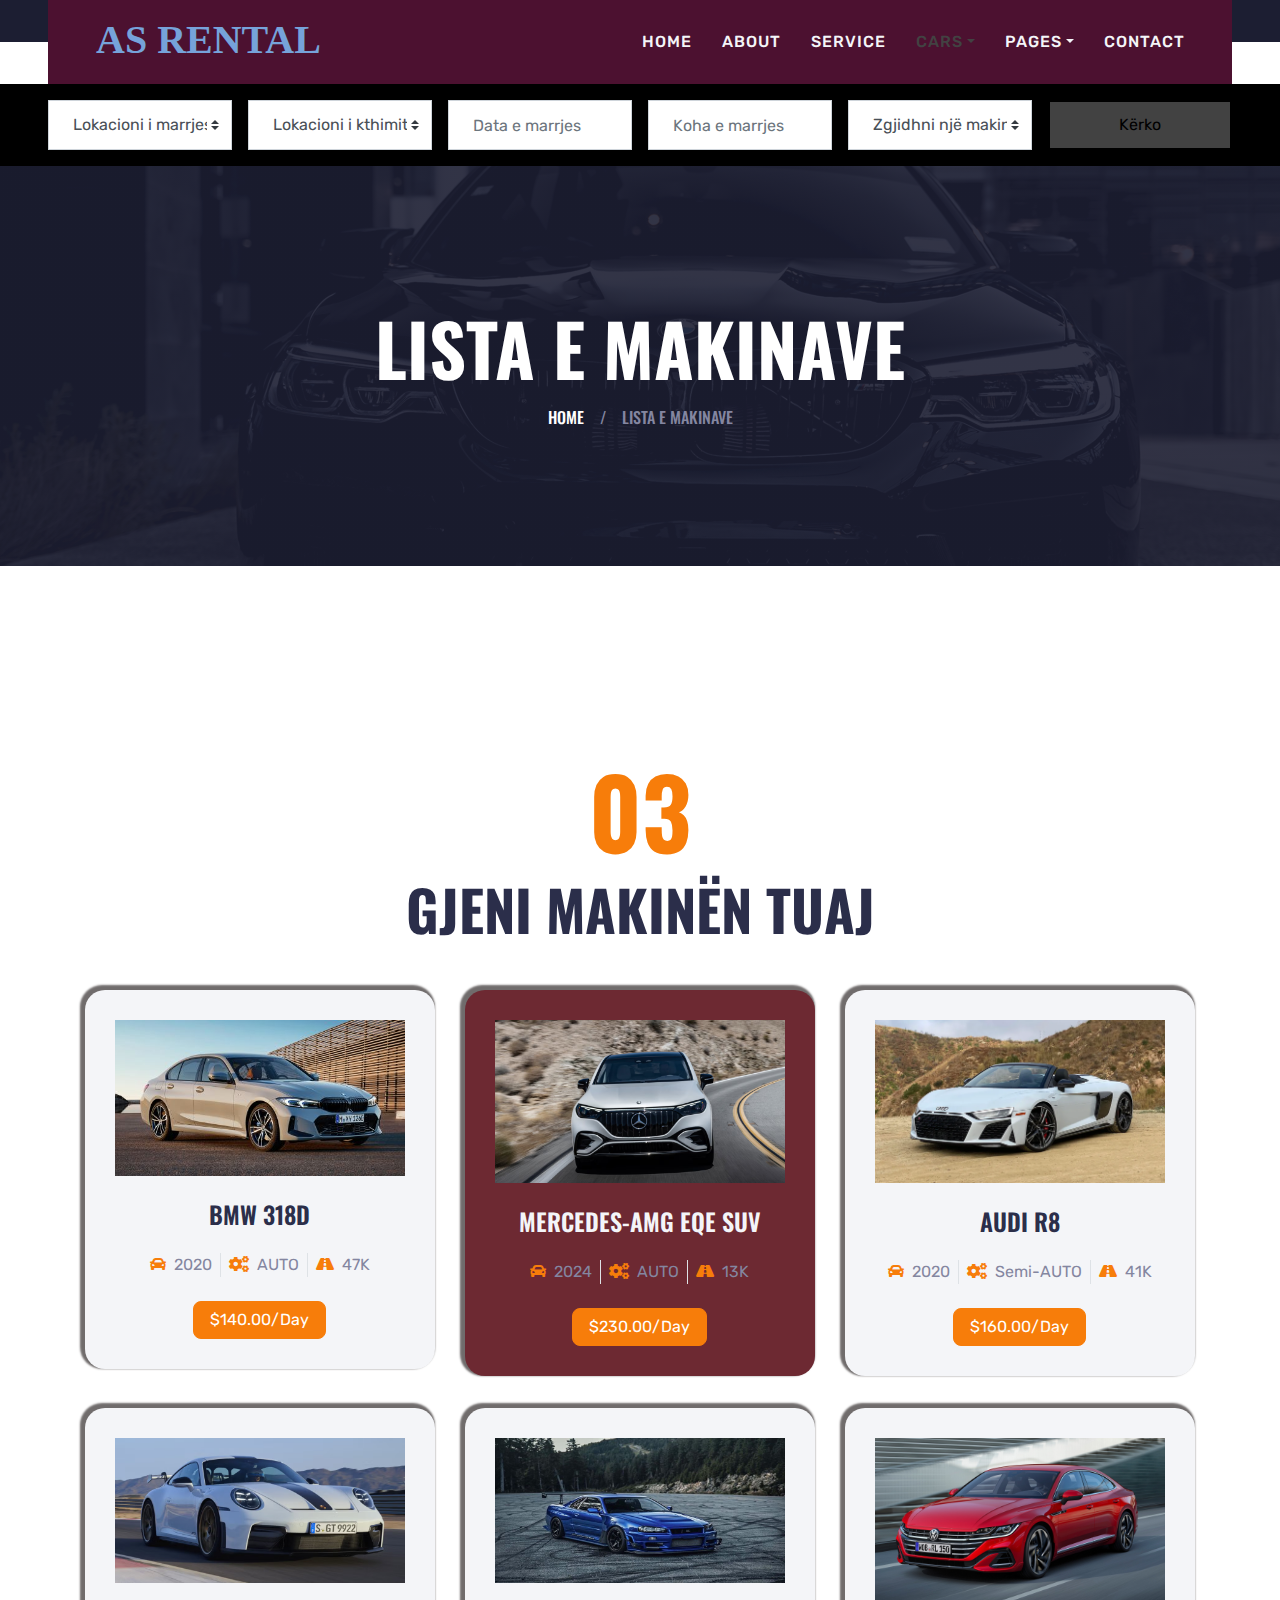
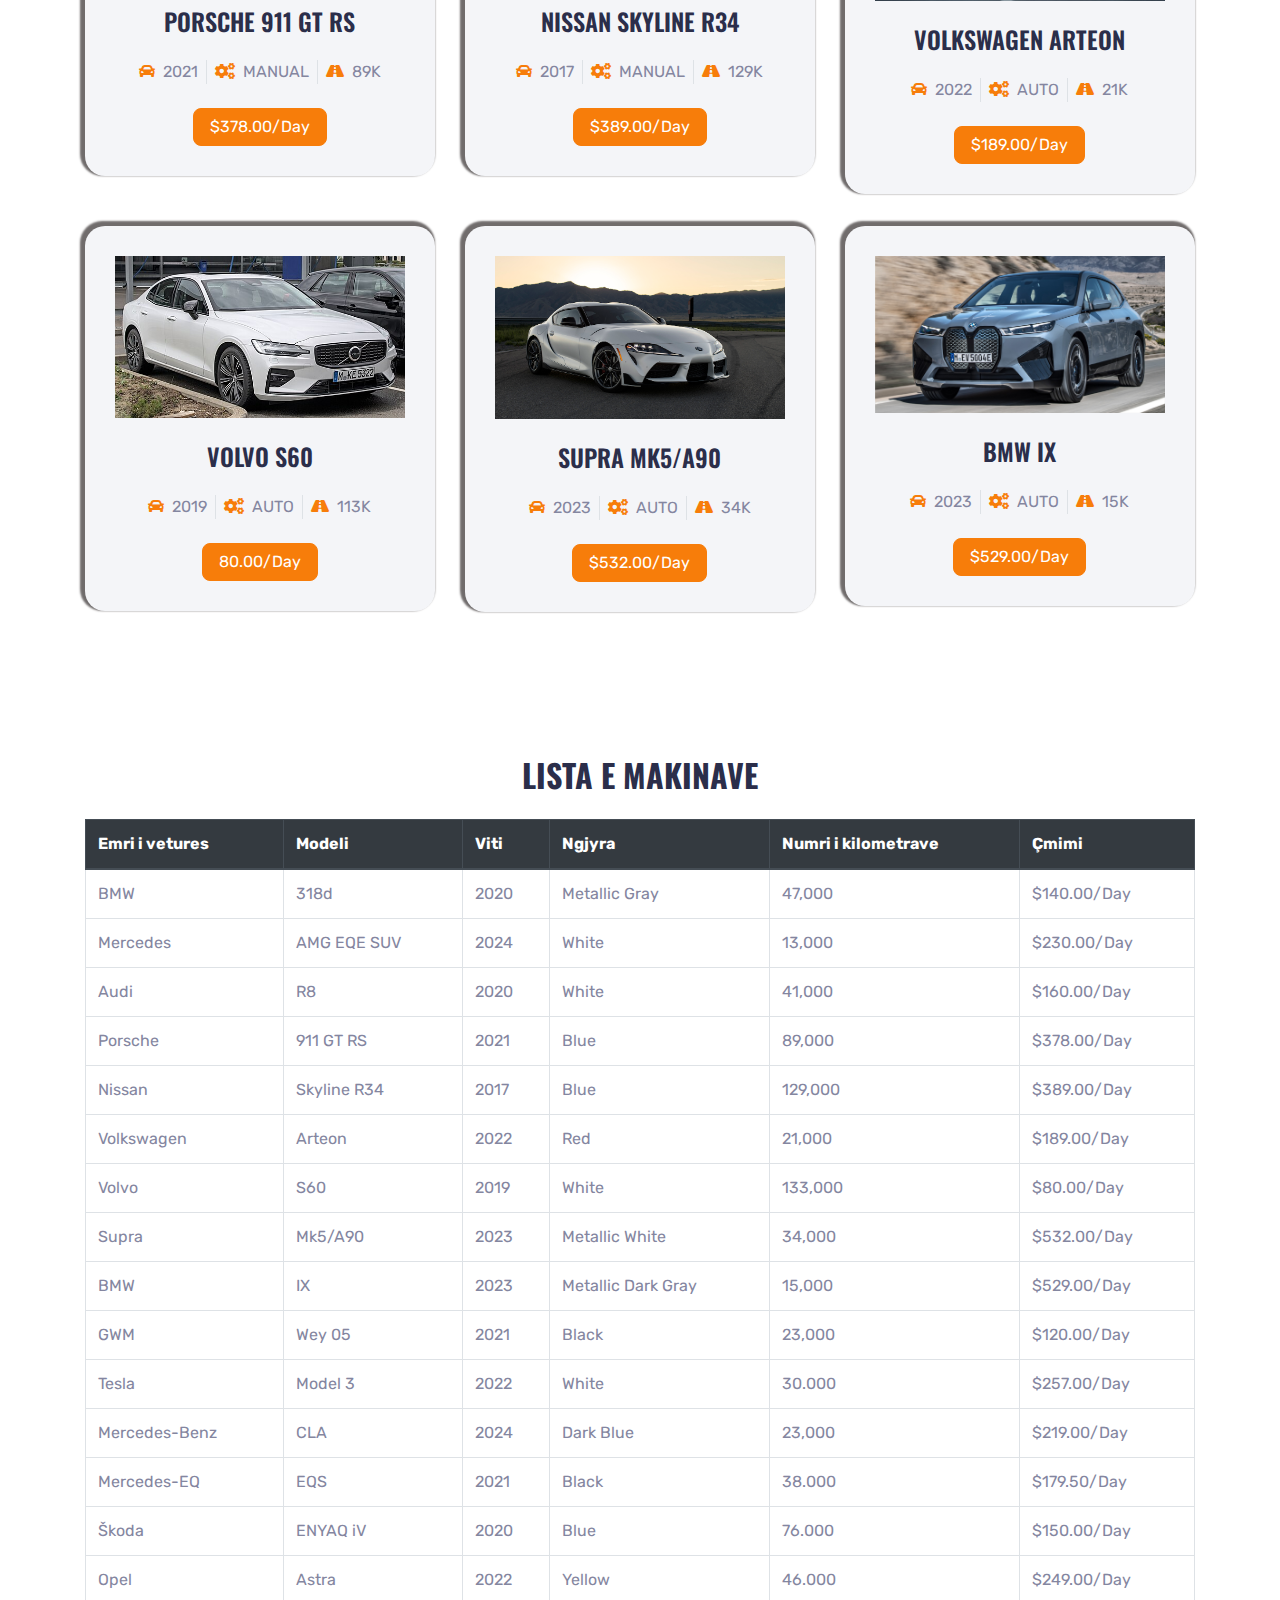
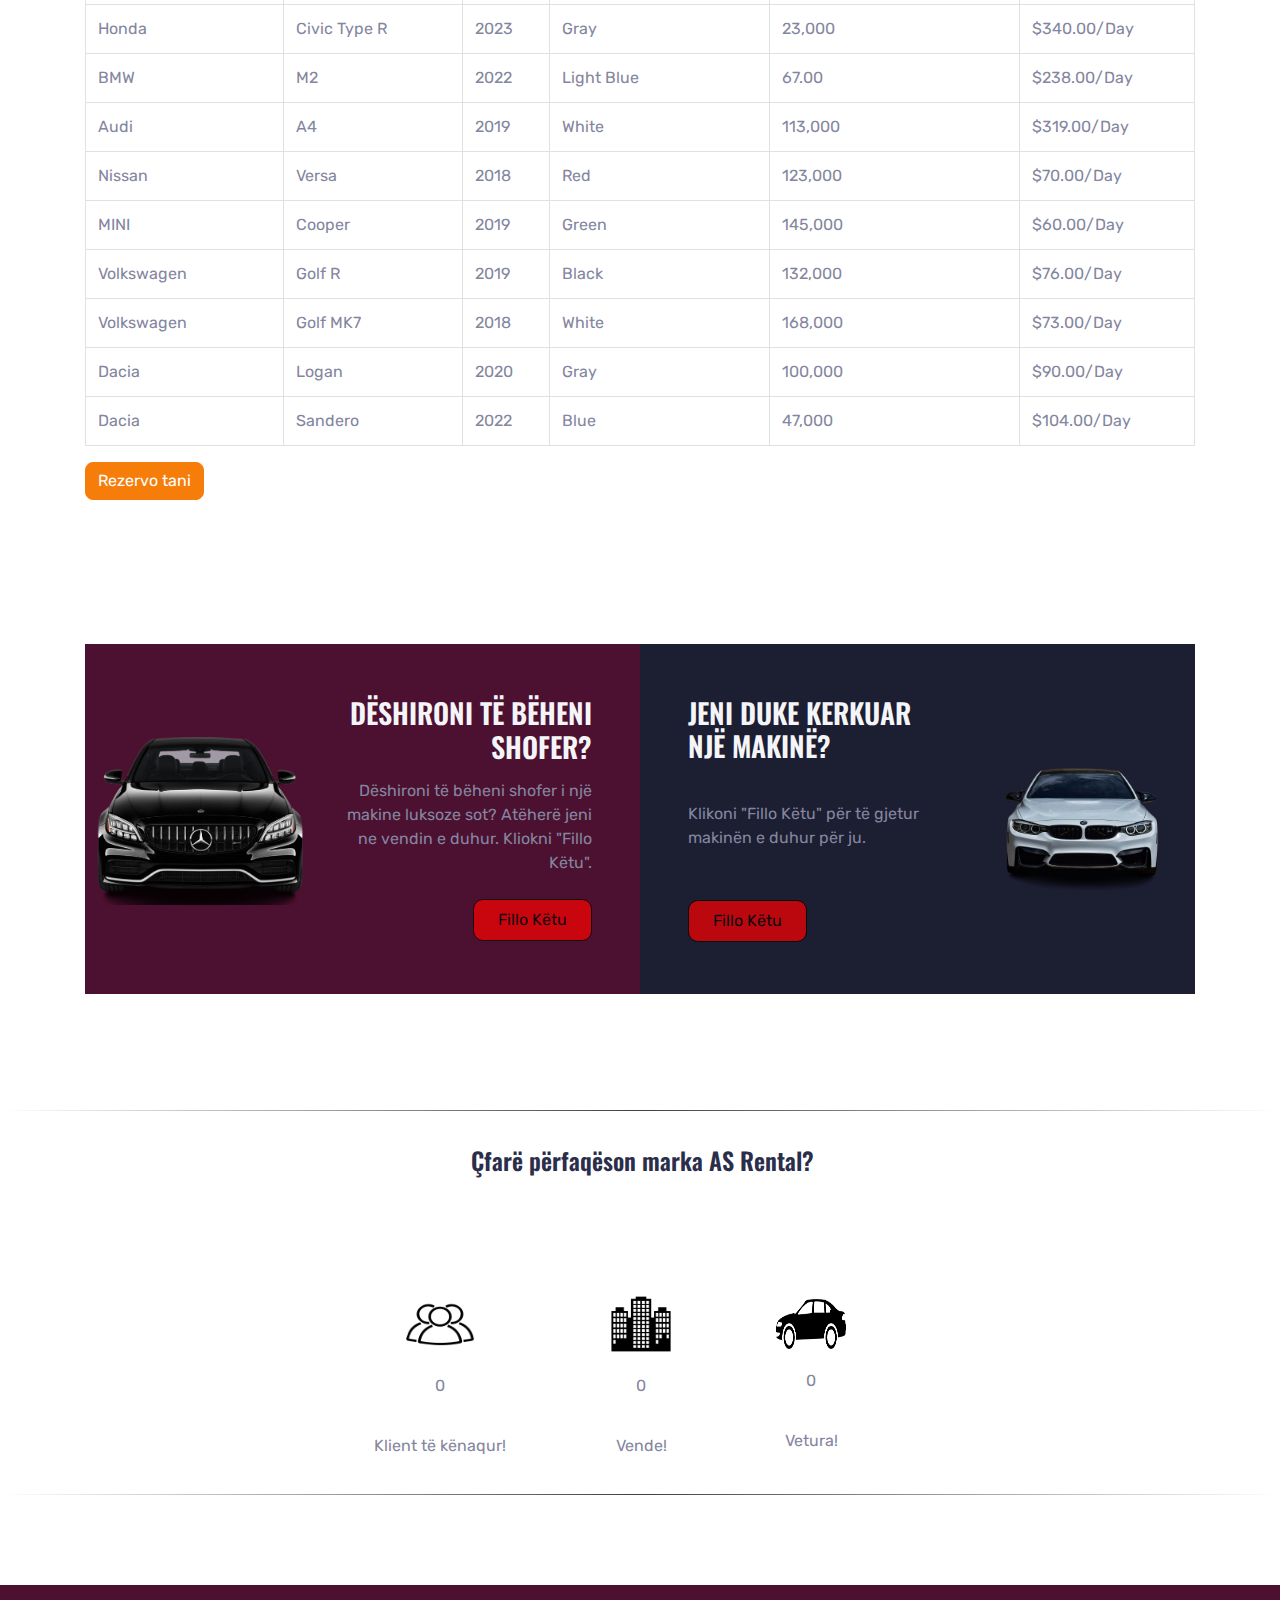
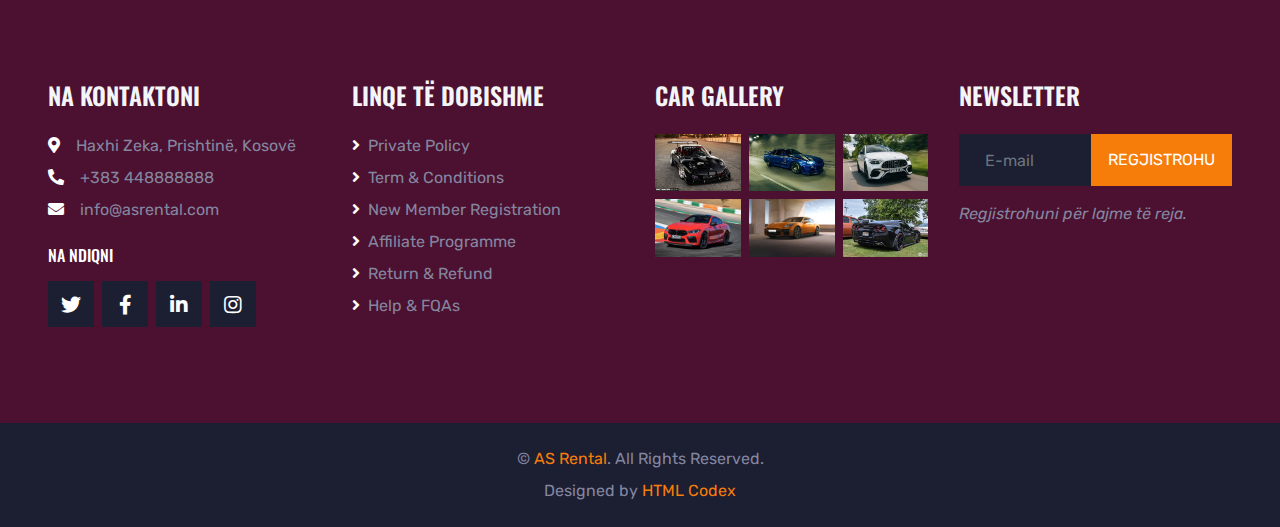
<file: car.html>
<!DOCTYPE html>
<html lang="en">

<head>
    <meta charset="utf-8">
    <title>AS Rental - Car Rental Site </title>
    <meta content="width=device-width, initial-scale=1.0" name="viewport">
    <meta content="Free HTML Templates" name="keywords">
    <meta content="Free HTML Templates" name="description">

    <!-- Favicon -->
    <link href="img/favicon.ico" rel="icon">

    <!-- Google Web Fonts -->
    <link rel="preconnect" href="https://fonts.gstatic.com">
    <link href="https://fonts.googleapis.com/css2?family=Oswald:wght@400;500;600;700&family=Rubik&display=swap" rel="stylesheet"> 

    <!-- Font Awesome -->
    <link href="https://cdnjs.cloudflare.com/ajax/libs/font-awesome/5.15.0/css/all.min.css" rel="stylesheet">

    <!-- Libraries Stylesheet -->
    <link href="lib/owlcarousel/assets/owl.carousel.min.css" rel="stylesheet">
    <link href="lib/tempusdominus/css/tempusdominus-bootstrap-4.min.css" rel="stylesheet" />

    <!-- Customized Bootstrap Stylesheet -->
     <link href="css/main.css" rel="stylesheet">

    <!-- Template Stylesheet -->
    <link href="css/style.css" rel="stylesheet">
</head>

<body>
   
    <!-- Navbar Start -->
    <div class="container-fluid position-relative nav-bar p-0">
        <div class="position-relative px-lg-5" style="z-index: 9;">
            <nav class="navbar navbar-expand-lg bg-secondary navbar-dark py-3 py-lg-0 pl-3 pl-lg-5">
                <a href="" class="navbar-brand">
                    <h1 id="main-name" class="text-uppercase text-primary mb-1">AS Rental</h1>
                </a>
                <button type="button" class="navbar-toggler" data-toggle="collapse" data-target="#navbarCollapse">
                    <span class="navbar-toggler-icon"></span>
                </button>
                <div class="collapse navbar-collapse justify-content-between px-3" id="navbarCollapse">
                    <div class="navbar-nav ml-auto py-0">
                        <a href="index.html" class="nav-item nav-link">Home</a>
                        <a href="about.html" class="nav-item nav-link ">About</a>
                        <a href="service.html" class="nav-item nav-link">Service</a>
                        <div class="nav-item dropdown">
                            <a href="#" class="nav-link dropdown-toggle active" data-toggle="dropdown">Cars</a>
                            <div class="dropdown-menu rounded-0 m-0">
                                <a href="car.html" class="dropdown-item active">Lista e makinave</a>
                                <a href="detail.html" class="dropdown-item">Detajet e makinave</a>
                                <a href="booking.html" class="dropdown-item">Rezervimi i makinave</a>
                            </div>
                        </div>
                        <div class="nav-item dropdown">
                            <a href="#" class="nav-link dropdown-toggle" data-toggle="dropdown">Pages</a>
                            <div class="dropdown-menu rounded-0 m-0">
                                <a href="team.html" class="dropdown-item">Ekipa Jonë</a>
                                <a href="testimonial.html" class="dropdown-item">Testimonial</a>
                            </div>
                        </div>
                        <a href="index.html"  class="nav-item nav-link">Contact</a>
                    </div>
                </div>
            </nav>
        </div>
    </div>
    <!-- Navbar End -->

    <!-- Search Start -->
    <div class="container-fluid bg-white pt-3 px-lg-5">
        <div id="firstForm" class="row mx-n2">
            <div class="col-xl-2 col-lg-4 col-md-6 px-2">
                <select class="custom-select px-4 mb-3" style="height: 50px;">
                    <option selected>Lokacioni i marrjes</option>
                    <option value="1">Prishtinë</option>
                    <option value="2">Mitrovicë</option>
                    <option value="3">Pejë</option>
                    <option value="4">Podujevë</option>
                    <option value="5">Ferizaj</option>
                    <option value="6">Prizren</option>
                </select>
            </div>
            <div class="col-xl-2 col-lg-4 col-md-6 px-2">
                <select class="custom-select px-4 mb-3" style="height: 50px;">
                    <option selected>Lokacioni i kthimit</option>
                    <option value="1">Prishtinë</option>
                    <option value="2">Mitrovicë</option>
                    <option value="3">Pejë</option>
                    <option value="4">Podujevë</option>
                    <option value="5">Ferizaj</option>
                    <option value="6">Prizren</option>
                </select>
            </div>
            <div class="col-xl-2 col-lg-4 col-md-6 px-2">
                <div class="date mb-3" id="date" data-target-input="nearest">
                    <input type="text" class="form-control p-4 datetimepicker-input" placeholder="Data e marrjes"
                        data-target="#date" data-toggle="datetimepicker" />
                </div>
            </div>
            <div class="col-xl-2 col-lg-4 col-md-6 px-2">
                <div class="time mb-3" id="time" data-target-input="nearest">
                    <input type="text" class="form-control p-4 datetimepicker-input" placeholder="Koha e marrjes"
                        data-target="#time" data-toggle="datetimepicker" />
                </div>
            </div>
            <div class="col-xl-2 col-lg-4 col-md-6 px-2">
                <select class="custom-select px-4 mb-3" style="height: 50px;">
                    <option selected>Zgjidhni një makinë</option>
                    <option value="1">BMW 318D</option>
                    <option value="2">Mercedes-AMG EQE SUV</option>
                    <option value="3">Audi R8</option>
                    <option value="4">Porsche 911Gt Rs</option>
                    <option value="5">Nissan skyline r34</option>
                    <option value="6">Volkswagen Arteon</option>
                    <option value="7">Volvo S60</option>
                    <option value="8">Supra Mk5/A90</option>
                    <option value="9">BMW IX</option>
                    <option value="10">GWM Wey 05</option>
                    <option value="11">Tesla Model 3</option>
                    <option value="13">Mercedes-Benz CLA</option>
                    <option value="14">Mercedes-EQ EQS</option>
                    <option value="15">Škoda ENYAQ iV</option>
                    <option value="16">Opel Astra</option>
                    <option value="17">Honda Civic Type R</option>
                    <option value="18">BMW M2</option>
                    <option value="19">Audi A4</option>
                    <option value="20">Nissan Versa</option>
                    <option value="21">MINI Cooper</option>
                    <option value="22">Volkswagen Golf R</option>
                    <option value="23">Volkswagen Golf MK7</option>
                    <option value="24">Dacia Logan</option>
                    <option value="25">Dacia Sandero</option>

                </select>
            </div>
            <div class="col-xl-2 col-lg-4 col-md-6 px-2">
                <button class="btn btn-primary btn-block mb-3" id="searchButton" type="button" style="height: 50px;">Kërko</button>
            </div>
        </div>
    </div>

    
    <div class="modal fade" id="formModal" tabindex="-1" aria-labelledby="formModalLabel" aria-hidden="true">
        <div class="modal-dialog">
            <div class="modal-content">
                <div class="modal-header">
                    <h5 class="modal-title" id="formModalLabel">Plotësoni Detajet Tuaja</h5>
                    
                </div>
                <div class="modal-body">
                    <form id="secondForm">
                        <div class="mb-3">
                            <label for="name" class="form-label">Emri</label>
                            <input type="text" class="form-control" id="name" placeholder="Enter your name" required>
                        </div>
                        <div class="mb-3">
                            <label for="email" class="form-label">E-mail</label>
                            <input type="email" class="form-control" id="email" placeholder="Enter your email" required>
                        </div>
                        <div class="mb-3">
                            <label for="tel" class="form-label">Numri i telefonit</label>
                            <input type="tel" class="form-control" id="tel" placeholder="Enter your phone number" required>
                        </div>
                        <button type="submit" class="btn btn-primary">Submit</button>
                    </form>
                </div>
            </div>
        </div>
    </div>

    
    <script src="https://code.jquery.com/jquery-3.6.0.min.js"></script>
    <script src="https://cdn.jsdelivr.net/npm/@popperjs/core@2.10.2/dist/umd/popper.min.js"></script>
    <script src="https://stackpath.bootstrapcdn.com/bootstrap/5.1.3/js/bootstrap.min.js"></script>
    <script>
        $(document).ready(function(){
            
            $('#searchButton').on('click', function(){
                $('#formModal').modal('show');
            });

            
            $('#secondForm').on('submit', function(event){
                event.preventDefault(); 
                $('#formModal').modal('hide');
                alert('Form submitted successfully!');
            });
        });
    </script>

    <!-- Search End -->


    <!-- Page Header Start -->
    <div class="container-fluid page-header">
        <h1 class="display-3 text-uppercase text-white mb-3">Lista e Makinave</h1>
        <div class="d-inline-flex text-white">
            <h6 class="text-uppercase m-0"><a class="text-white" href="index.html">Home</a></h6>
            <h6 class="text-body m-0 px-3">/</h6>
            <h6 class="text-uppercase text-body m-0">Lista e Makinave</h6>
        </div>
    </div>
        <!-- Page Header Start -->


    <!-- Rent A Car Start -->
    <div class="container-fluid py-5">
        <div class="container pt-5 pb-3">
            <h1 class="display-1 text-primary text-center">03</h1>
            <h1 class="display-4 text-uppercase text-center mb-5">Gjeni Makinën Tuaj</h1>
            <div class="row">
                <div class="col-lg-4 col-md-6 mb-2">
                    <div class="box-shodow-1 rent-item mb-4">
                        <img class="img-fluid mb-4" src="img/bmw-318dd.jpg" alt="picture of a bmw 318d">
                        <h4 class="text-uppercase mb-4">BMW 318d </h4>
                        <div class="d-flex justify-content-center mb-4">
                            <div class="px-2">
                                <i class="fa fa-car text-primary mr-1"></i>
                                <span>2020</span>
                            </div>
                            <div class="px-2 border-left border-right">
                                <i class="fa fa-cogs text-primary mr-1"></i>
                                <span>AUTO</span>
                            </div>
                            <div class="px-2">
                                <i class="fa fa-road text-primary mr-1"></i>
                                <span>47K</span>
                            </div>
                        </div>
                        <form class="rent-form">
                            <button type="button" class="btt-3 open-modal-btn btn btn-primary px-3" id="open-modal-btn-1">$140.00/Day</button>
                        </form>



    
    <script src="https://code.jquery.com/jquery-3.6.0.min.js"></script>
    <script src="https://cdn.jsdelivr.net/npm/@popperjs/core@2.10.2/dist/umd/popper.min.js"></script>
    <script src="https://stackpath.bootstrapcdn.com/bootstrap/5.1.3/js/bootstrap.min.js"></script>
    
                   </div>
                </div>
                <div class="col-lg-4 col-md-6 mb-2">
                    <div class="box-shodow-1 rent-item active mb-4">
                        <img class="img-fluid mb-4" src="img/Amg.avif" alt="picture of an amg mercedes suv">
                        <h4 class="text-uppercase mb-4">Mercedes-AMG EQE SUV</h4>
                        <div class="d-flex justify-content-center mb-4">
                            <div class="px-2">
                                <i class="fa fa-car text-primary mr-1"></i>
                                <span>2024</span>
                            </div>
                            <div class="px-2 border-left border-right">
                                <i class="fa fa-cogs text-primary mr-1"></i>
                                <span>AUTO</span>
                            </div>
                            <div class="px-2">
                                <i class="fa fa-road text-primary mr-1"></i>
                                <span>13K</span>
                            </div>
                        </div>
                        <form  class="rent-form">
                        <button type="button" class="btt-3 open-modal-btn btn btn-primary px-3" id="open-modal-btn-2" href="">$230.00/Day</button>
                    </form>
                    </div>
                </div>
                 
                <div class="col-lg-4 col-md-6 mb-2">
                    <div class="box-shodow-1 rent-item mb-4">
                        <img class="img-fluid mb-4" src="img/audi-r8-.webp" alt="picture of audi r8">
                        <h4 class="text-uppercase mb-4">Audi r8</h4>
                        <div class="d-flex justify-content-center mb-4">
                            <div class="px-2">
                                <i class="fa fa-car text-primary mr-1"></i>
                                <span>2020</span>
                            </div>
                            <div class="px-2 border-left border-right">
                                <i class="fa fa-cogs text-primary mr-1"></i>
                                <span>Semi-AUTO</span>
                            </div>
                            <div class="px-2">
                                <i class="fa fa-road text-primary mr-1"></i>
                                <span>41K</span>
                            </div>
                        </div>
                        <form class="rent-form" >
                        <button type="button" class="btt-3 open-modal-btn btn btn-primary px-3" href="">$160.00/Day</button>
                        </form>
                    </div>
                </div>
                <div class="col-lg-4 col-md-6 mb-2">
                    <div class="box-shodow-1 rent-item mb-4">
                        <img class="img-fluid mb-4" src="img/porsche-911gtrs.avif" alt="picture of a porsche 911">
                        <h4 class="text-uppercase mb-4">Porsche 911 gt rs </h4>
                        <div class="d-flex justify-content-center mb-4">
                            <div class="px-2">
                                <i class="fa fa-car text-primary mr-1"></i>
                                <span>2021</span>
                            </div>
                            <div class="px-2 border-left border-right">
                                <i class="fa fa-cogs text-primary mr-1"></i>
                                <span>MANUAL</span>
                            </div>
                            <div class="px-2">
                                <i class="fa fa-road text-primary mr-1"></i>
                                <span>89K</span>
                            </div>
                        </div>
                        <from class="rent-form">
                        <button type="button" class="btt-3 open-modal-btn btn btn-primary px-3" href="">$378.00/Day</button>
                        </from>

                    </div>
                </div>
                <div class="col-lg-4 col-md-6 mb-2">
                    <div  class="box-shodow-1 rent-item mb-4">
                        <img  class="img-fluid mb-4" src="img/nisssan-sky copy.jpg" alt="picture of a nissan skyline">
                        <h4 class="text-uppercase mb-4">nissan skyline r34</h4>
                        <div class="d-flex justify-content-center mb-4">
                            <div class="px-2">
                                <i class="fa fa-car text-primary mr-1"></i>
                                <span>2017</span>
                            </div>
                            <div class="px-2 border-left border-right">
                                <i class="fa fa-cogs text-primary mr-1"></i>
                                <span>MANUAL</span>
                            </div>
                            <div class="px-2">
                                <i class="fa fa-road text-primary mr-1"></i>
                                <span>129K</span>
                            </div>
                        </div>
                        <from class="rent-form">
                        <button type="button" class="btt-3 open-modal-btn btn btn-primary px-3" href="">$389.00/Day</button>
                        </from>
                    </div>
                </div>
                <div class="col-lg-4 col-md-6 mb-2">
                    <div class="box-shodow-1 rent-item mb-4">
                        <img class="img-fluid mb-4" src="img/volk-arton.jpg" alt="picture of a Volkswagen arteon">
                        <h4 class="text-uppercase mb-4">Volkswagen Arteon</h4>
                        <div class="d-flex justify-content-center mb-4">
                            <div class="px-2">
                                <i class="fa fa-car text-primary mr-1"></i>
                                <span>2022</span>
                            </div>
                            <div class="px-2 border-left border-right">
                                <i class="fa fa-cogs text-primary mr-1"></i>
                                <span>AUTO</span>
                            </div>
                            <div class="px-2">
                                <i class="fa fa-road text-primary mr-1"></i>
                                <span>21K</span>
                            </div>
                        </div>
                        <form class="rent-form">
                        <button type="button" class="btt-3 open-modal-btn btn btn-primary px-3" href="">$189.00/Day</button>
                        </form>

                    </div>
                </div>
                <div class="col-lg-4 col-md-6 mb-2">
                    <div class="box-shodow-1 rent-item mb-4">
                        <img class="img-fluid mb-4" src="img/volvos60.jpg" alt="picture of a volvo s60">
                        <h4 class="text-uppercase mb-4">Volvo S60</h4>
                        <div class="d-flex justify-content-center mb-4">
                            <div class="px-2">
                                <i class="fa fa-car text-primary mr-1"></i>
                                <span>2019</span>
                            </div>
                            <div class="px-2 border-left border-right">
                                <i class="fa fa-cogs text-primary mr-1"></i>
                                <span>AUTO</span>
                            </div>
                            <div class="px-2">
                                <i class="fa fa-road text-primary mr-1"></i>
                                <span>113K</span>
                            </div>
                        </div>
                        <form class="rent-form">
                        <button type="button" class="btt-3 open-modal-btn btn btn-primary px-3" href="">80.00/Day</button>
                        </form>

                    </div>
                </div>
                <div class="col-lg-4 col-md-6 mb-2">
                    <div class="box-shodow-1 rent-item mb-4">
                        <img class="img-fluid mb-4" src="img/supra.jpg" alt="">
                        <h4 class="text-uppercase mb-4">Supra Mk5/A90</h4>
                        <div class="d-flex justify-content-center mb-4">
                            <div class="px-2">
                                <i class="fa fa-car text-primary mr-1"></i>
                                <span>2023</span>
                            </div>
                            <div class="px-2 border-left border-right">
                                <i class="fa fa-cogs text-primary mr-1"></i>
                                <span>AUTO</span>
                            </div>
                            <div class="px-2">
                                <i class="fa fa-road text-primary mr-1"></i>
                                <span>34K</span>
                            </div>
                        </div>
                        <form class="rent-form">
                        <button type="button" class="btt-3 open-modal-btn btn btn-primary px-3" href="">$532.00/Day</button>
                        </form>
                    </div>
                </div>
                <div class="col-lg-4 col-md-6 mb-2">
                    <div class="box-shodow-1 rent-item mb-4">
                        <img class="img-fluid mb-4" src="img/bmw-x1.jpg" alt="">
                        <h4 class="text-uppercase mb-4">BMW IX</h4>
                        <div class="d-flex justify-content-center mb-4">
                            <div class="px-2">
                                <i class="fa fa-car text-primary mr-1"></i>
                                <span>2023</span>
                            </div>
                            <div class="px-2 border-left border-right">
                                <i class="fa fa-cogs text-primary mr-1"></i>
                                <span>AUTO</span>
                            </div>
                            <div class="px-2">
                                <i class="fa fa-road text-primary mr-1"></i>
                                <span>15K</span>
                            </div>
                        </div>
                        <form class="rent-form">
                        <button type="button" class="open-modal-btn btn btn-primary px-3 btt-3" href="">$529.00/Day</button>
                    </form>
                    </div>
                </div>
            </div>
        </div>
    </div>
    <!-- Rent A Car End -->

    <!-- tabel start-->
    <div class="container-fluid py-5">
        <div class="container">
            <h2 class="text-uppercase text-center mb-4">Lista e Makinave</h2>
            <div class="table-responsive"></div>
                <table class="table table-bordered table-hover">
                    <thead class="thead-dark">
                        <tr>
                            <th>Emri i vetures</th>
                            <th>Modeli</th>
                            <th>Viti</th>
                            <th>Ngjyra</th>
                            <th>Numri i kilometrave</th>
                            <th>Çmimi</th>
                        </tr>
                    </thead>
                    <tbody>
                    <tr>
                        <td>BMW</td>
                        <td>318d</td>
                        <td>2020</td>
                        <td>Metallic Gray</td>
                        <td>47,000</td>
                        <td>$140.00/Day</td>
                    </tr>
                    <tr>
                        <td>Mercedes</td>
                        <td>AMG EQE SUV</td>
                        <td>2024</td>
                        <td>White</td>
                        <td>13,000</td>
                        <td>$230.00/Day</td>
                    </tr>
                    <tr>
                        <td>Audi</td>
                        <td>R8</td>
                        <td>2020</td>
                        <td>White</td>
                        <td>41,000</td>
                        <td>$160.00/Day</td>
                    </tr>
                    <tr>
                        <td>Porsche</td>
                        <td>911 GT RS</td>
                        <td>2021</td>
                        <td>Blue</td>
                        <td>89,000</td>
                        <td>$378.00/Day</td>
                    </tr>
                    <tr>
                        <td>Nissan</td>
                        <td>Skyline R34</td>
                        <td>2017</td>
                        <td>Blue</td>
                        <td>129,000</td>
                        <td>$389.00/Day</td>
                    </tr>
                    <tr>
                        <td>Volkswagen</td>
                        <td>Arteon</td>
                        <td>2022</td>
                        <td>Red</td>
                        <td>21,000</td>
                        <td>$189.00/Day</td>
                    </tr>
                    <tr>
                        <td>Volvo</td>
                        <td>S60</td>
                        <td>2019</td>
                        <td>White</td>
                        <td>133,000</td>
                        <td>$80.00/Day</td>
                    </tr>
                    <tr>
                        <td>Supra</td>
                        <td>Mk5/A90</td>
                        <td>2023</td>
                        <td>Metallic White </td>
                        <td>34,000</td>
                        <td>$532.00/Day</td>
                    </tr>
                    <tr>
                        <td>BMW</td>
                        <td>IX</td>
                        <td>2023</td>
                        <td>Metallic Dark Gray</td>
                        <td>15,000</td>
                        <td>$529.00/Day</td>
                    </tr>
                    <tr>
                        <td>GWM</td>
                        <td>Wey 05</td>
                        <td>2021</td>
                        <td>Black</td>
                        <td>23,000</td>
                        <td>$120.00/Day</td>
                    </tr>
                    <tr>
                        <td>Tesla</td>
                        <td>Model 3</td>
                        <td>2022</td>
                        <td>White</td>
                        <td>30.000</td>
                        <td>$257.00/Day</td>
                    </tr>
                    <tr>
                        <td>Mercedes-Benz</td>
                        <td>CLA</td>
                        <td>2024</td>
                        <td>Dark Blue</td>
                        <td>23,000</td>
                        <td>$219.00/Day</td>
                    </tr>
                    <tr>
                        <td>Mercedes-EQ</td>
                        <td>EQS</td>
                        <td>2021</td>
                        <td>Black</td>
                        <td>38.000</td>
                        <td>$179.50/Day</td>
                    </tr>
                    <tr>
                        <td>Škoda</td>
                        <td>ENYAQ iV</td>
                        <td>2020</td>
                        <td>Blue</td>
                        <td>76.000</td>
                        <td>$150.00/Day</td>
                    </tr>
                    <tr>
                        <td>Opel</td>
                        <td>Astra</td>
                        <td>2022</td>
                        <td>Yellow</td>
                        <td>46.000</td>
                        <td>$249.00/Day</td>
                    </tr>
                    <tr>
                        <td>Honda</td>
                        <td>Civic Type R</td>
                        <td>2023</td>
                        <td>Gray</td>
                        <td>23,000</td>
                        <td>$340.00/Day</td>
                    </tr>
                    <tr>
                        <td>BMW</td>
                        <td>M2</td>
                        <td>2022</td>
                        <td>Light Blue</td>
                        <td>67.00</td>
                        <td>$238.00/Day</td>
                    </tr>
                    <tr>
                        <td>Audi</td>
                        <td>A4</td>
                        <td>2019</td>
                        <td>White</td>
                        <td>113,000</td>
                        <td>$319.00/Day</td>
                    </tr>
                    <tr>
                        <td>Nissan</td>
                        <td>Versa</td>
                        <td>2018</td>
                        <td>Red</td>
                        <td>123,000</td>
                        <td>$70.00/Day</td>
                    </tr>
                    <tr>
                        <td>MINI</td>
                        <td>Cooper</td>
                        <td>2019</td>
                        <td>Green</td>
                        <td>145,000</td>
                        <td>$60.00/Day</td>
                    </tr>
                    <tr>
                        <td>Volkswagen</td>
                        <td>Golf R</td>
                        <td>2019</td>
                        <td>Black</td>
                        <td>132,000</td>
                        <td>$76.00/Day</td>
                    </tr>
                    <tr>
                        <td>Volkswagen</td>
                        <td>Golf MK7</td>
                        <td>2018</td>
                        <td>White</td>
                        <td>168,000</td>
                        <td>$73.00/Day</td>
                    </tr>
                    <tr>
                        <td>Dacia</td>
                        <td>Logan</td>
                        <td>2020</td>
                        <td>Gray</td>
                        <td>100,000</td>
                        <td>$90.00/Day</td>
                    </tr>
                    <tr>
                        <td>Dacia</td>
                        <td>Sandero</td>
                        <td>2022</td>
                        <td>Blue</td>
                        <td>47,000</td>
                        <td>$104.00/Day</td>
                    </tr>
                    </tbody>
                </table>
                <a class="btn btt-3 btn-primary" href="booking.html">Rezervo tani</a>
            </div>
        </div>
    </div>





    <!-- tabrl end -->



    <!-- Banner Start -->
    <div class="container-fluid py-5">
        <div class="container py-5">
            <div class="row mx-0">
                <div class="col-lg-6 px-0">
                    <div class="px-5 bg-secondary d-flex align-items-center justify-content-between" style="height: 350px;">
                        <img id="bner-2" class="img-fluid flex-shrink-0 ml-n5 w-50 mr-4" src="img/banner1.png" alt="">
                        <div class="text-right">
                            <h3 class="text-uppercase text-light mb-3">Dëshironi të bëheni shofer?</h3>
                            <p class="mb-4">Dëshironi të bëheni shofer i një makine luksoze sot? Atëherë jeni ne vendin e duhur.
                                Kliokni "Fillo Këtu".
                            </p>
                            <a class="btt-2 btn btn-primary py-2 px-4" href="booking.html">Fillo Këtu</a>
                        </div>
                    </div>
                </div>
                <div class="col-lg-6 px-0">
                    <div class="px-5 bg-dark d-flex align-items-center justify-content-between" style="height: 350px;">
                        <div class="text-left">
                            <h3 class="text-uppercase text-light mb-3">Jeni duke kerkuar një makinë?</h3>
                            <p style="margin-top: 39px;" class="mb-4">Klikoni "Fillo Këtu" për të gjetur makinën e duhur për ju.</p>
                            <a style="margin-top: 26px;" class="btt-2 btn btn-primary py-2 px-4" href="booking.html">Fillo Këtu</a>
                        </div>
                        <img id="bner-2" class="img-fluid flex-shrink-0 mr-n5 w-50 ml-4" src="img/ms-2-removebg-preview.png" alt="">
                    </div>
                </div>
            </div>
        </div>
    </div>
    <!-- Banner End -->


    <!-- Vendor Start -->

    <hr class="stats-hr">
<div class="statistics">
  <h4 id="stats-header">Çfarë përfaqëson marka AS Rental?</h4>

  <div class="stat-item">
    <img src="img/personcutout.png" alt="icon of people" id="person-cut-out">
    <p class="counter" data-target="20000">0</p>
    <p>Klient të kënaqur!</p>
  </div>

  <div class="stat-item">
    <img src="img/buildingcutout.png" alt="icon of a building" id="building-icon">
    <p class="counter" data-target="100">0</p>
    <p>Vende!</p>
  </div>

  <div class="stat-item">
    <img src="img/carcutout2.png" alt="icon of a car" id="car-icon">
    <p class="counter" data-target="500">0</p>
    <p>Vetura!</p>
  </div>
</div>
<hr class="stats-hr">

<script>
    const counters = document.querySelectorAll('.counter'); // 
  
  
    const startCounter = (counter) => {
      const updateCounter = () => {
        const target = +counter.getAttribute('data-target');
        const current = +counter.innerText.replace('+', ''); 
  
        const increment = target / 200; 
  
        if (current < target) {
          counter.innerText = `${Math.ceil(current + increment)}+`;
          setTimeout(updateCounter, 10); 
        } else {
          counter.innerText = `${target}+`;
        }
      };
  
      updateCounter();
    };
  
   
    const observer = new IntersectionObserver((entries, observer) => {
      entries.forEach(entry => {
        if (entry.isIntersecting) {
          const counter = entry.target;
          startCounter(counter); 
          observer.unobserve(counter); 
        }
      });
    }, { threshold: 0.5 }); 
  
    
    counters.forEach(counter => {
      observer.observe(counter);
    });
  </script>
    <!-- Vendor End -->


    <!-- Footer Start -->
    <div class="container-fluid bg-secondary py-5 px-sm-3 px-md-5" style="margin-top: 90px;">
        <div class="row pt-5">
            <div class="col-lg-3 col-md-6 mb-5">
                <h4 class="text-uppercase text-light mb-4">Na kontaktoni</h4>
                <p class="mb-2"><i class="fa fa-map-marker-alt text-white mr-3"></i>Haxhi Zeka, Prishtinë, Kosovë</p>
                <p class="mb-2"><i class="fa fa-phone-alt text-white mr-3"></i>+383 448888888</p>
                <a href="#"></a><p><i class="fa fa-envelope text-white mr-3"></i>info@asrental.com</p></a>
                <h6 class="text-uppercase text-white py-2">Na Ndiqni</h6>
                <div class="d-flex justify-content-start">
                <a class="btn btn-lg btn-dark btn-lg-square mr-2" href="https://x.com/UniversumKS" target="_blank"><i class="fab fa-twitter"></i></a>
                <a class="btn btn-lg btn-dark btn-lg-square mr-2" href="https://www.facebook.com/universumcollege" target="_blank"><i class="fab fa-facebook-f"></i></a>
                <a class="btn btn-lg btn-dark btn-lg-square mr-2" href="https://www.linkedin.com/school/universum-university-college/posts/?feedView=all" target="_blank"><i class="fab fa-linkedin-in"></i></a>
                <a class="btn btn-lg btn-dark btn-lg-square" href="https://www.instagram.com/universumcollege/" target="_blank"><i class="fab fa-instagram"></i></a>
                </div>
            </div>
            <div class="col-lg-3 col-md-6 mb-5">
                <h4 class="text-uppercase text-light mb-4">Linqe të dobishme</h4>
                <div class="d-flex flex-column justify-content-start">
                    <a class="text-body mb-2" href="terms.html"><i class="fa fa-angle-right text-white mr-2"></i>Private Policy</a>
                    <a class="text-body mb-2" href="terms.html"><i class="fa fa-angle-right text-white mr-2"></i>Term & Conditions</a>
                    <a class="text-body mb-2" href="#"><i class="fa fa-angle-right text-white mr-2"></i>New Member Registration</a>
                    <a class="text-body mb-2" href="#"><i class="fa fa-angle-right text-white mr-2"></i>Affiliate Programme</a>
                    <a class="text-body mb-2" href="#"><i class="fa fa-angle-right text-white mr-2"></i>Return & Refund</a>
                    <a class="text-body" href="#"><i class="fa fa-angle-right text-white mr-2"></i>Help & FQAs</a>
                </div>
            </div>
            <div class="col-lg-3 col-md-6 mb-5">
                <h4 class="text-uppercase text-light mb-4">Car Gallery</h4>
                <div class="row mx-n1">
                    <div class="col-4 px-1 mb-2">
                        <a href=""><img class="w-100" src="img/mazdarx7.jpg" alt="picture of a mazda rx7"></a>
                    </div>
                    <div class="col-4 px-1 mb-2">
                        <a href=""><img class="w-100" src="img/nissanskyline.jpg" alt="picture of a nissan skyline"></a>
                    </div>
                    <div class="col-4 px-1 mb-2">
                        <a href=""><img class="w-100" src="img/mercedesc63.jpg" alt="picture of a mercedes c63" style="height: 100%;"></a>
                    </div>
                    <div class="col-4 px-1 mb-2">
                        <a href=""><img class="w-100" src="img/bmwm8comp.avif" alt="picture of a bmw m8 competition" style="height: 100%;"></a>
                    </div>
                    <div class="col-4 px-1 mb-2">
                        <a href=""><img class="w-100" src="img/porschepanamera.avif" alt="picture of a porsche panamera"></a>
                    </div>
                    <div class="col-4 px-1 mb-2">
                        <a href=""><img class="w-100" src="img/corvettec6.jpg" alt="picture of a corvette c6"></a>
                    </div>
                </div>
            </div>
            <div class="col-lg-3 col-md-6 mb-5">
                <h4 class="text-uppercase text-light mb-4">Newsletter</h4>
                <div class="w-100 mb-3">
                    <div class="input-group">
                        <input type="text" class="form-control bg-dark border-dark" style="padding: 25px;" placeholder="E-mail">
                        <div class="input-group-append">
                            <button class="btn btn-primary text-uppercase px-3">Regjistrohu</button>
                        </div>
                    </div>
                </div>
                <i>Regjistrohuni për lajme të reja.</i>
            </div>
        </div>
    </div>
    <div class="container-fluid bg-dark py-4 px-sm-3 px-md-5">
        <p class="mb-2 text-center text-body">&copy; <a href="#">AS Rental</a>. All Rights Reserved.</p>
        <p class="m-0 text-center text-body">Designed by <a href="https://htmlcodex.com">HTML Codex</a></p>
    </div>



    <!-- Footer End -->


    <!-- Back to Top -->
    <a href="#" class="btn btn-lg btn-primary btn-lg-square back-to-top"><i class="fa fa-angle-double-up"></i></a>


    <!-- JavaScript Libraries -->
    <script src="https://code.jquery.com/jquery-3.4.1.min.js"></script>
    <script src="https://stackpath.bootstrapcdn.com/bootstrap/4.4.1/js/bootstrap.bundle.min.js"></script>
    <script src="lib/easing/easing.min.js"></script>
    <script src="lib/waypoints/waypoints.min.js"></script>
    <script src="lib/owlcarousel/owl.carousel.min.js"></script>
    <script src="lib/tempusdominus/js/moment.min.js"></script>
    <script src="lib/tempusdominus/js/moment-timezone.min.js"></script>
    <script src="lib/tempusdominus/js/tempusdominus-bootstrap-4.min.js"></script>

    <!-- Template Javascript -->
    <script src="js/main.js"></script>
</body>

</html>
</file>
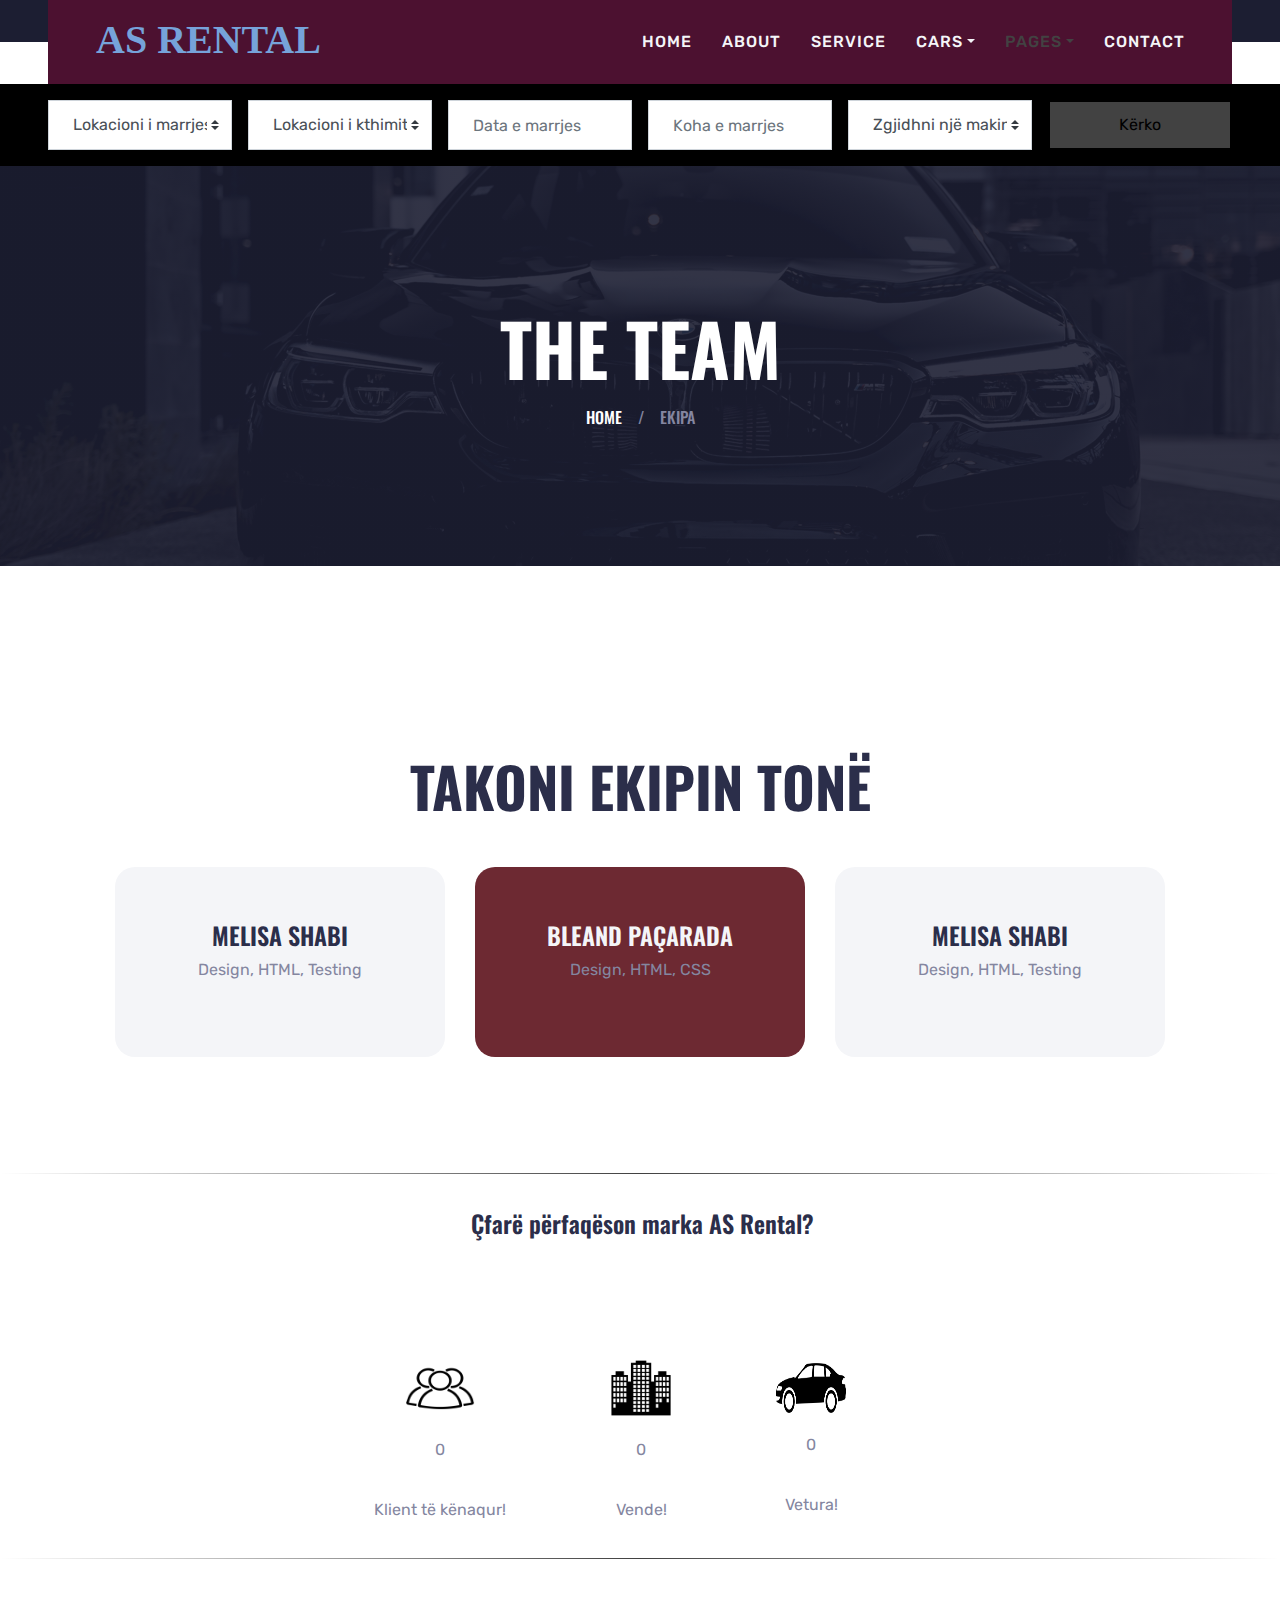
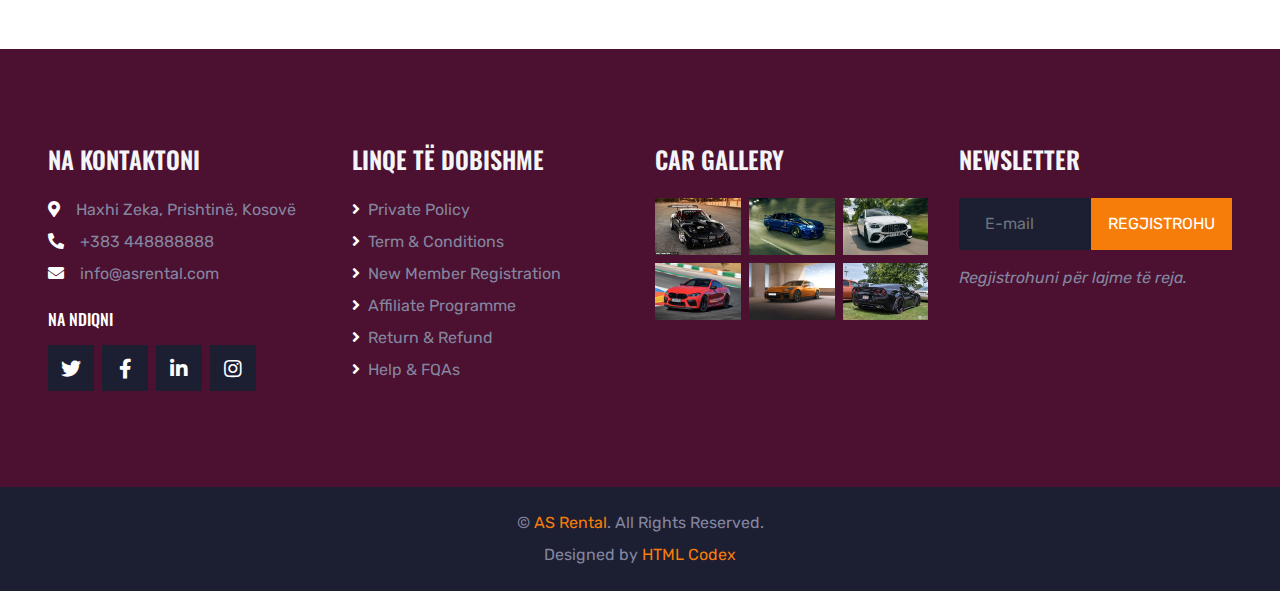
<file: team.html>
<!DOCTYPE html>
<html lang="en">

<head>
    <meta charset="utf-8">
    <title>AS Rental - Car Rental Site </title>
    <meta content="width=device-width, initial-scale=1.0" name="viewport">
    <meta content="Free HTML Templates" name="keywords">
    <meta content="Free HTML Templates" name="description">

    <!-- Favicon -->
    <link href="img/favicon.ico" rel="icon">

    <!-- Google Web Fonts -->
    <link rel="preconnect" href="https://fonts.gstatic.com">
    <link href="https://fonts.googleapis.com/css2?family=Oswald:wght@400;500;600;700&family=Rubik&display=swap" rel="stylesheet"> 

    <!-- Font Awesome -->
    <link href="https://cdnjs.cloudflare.com/ajax/libs/font-awesome/5.15.0/css/all.min.css" rel="stylesheet">

    <!-- Libraries Stylesheet -->
    <link href="lib/owlcarousel/assets/owl.carousel.min.css" rel="stylesheet">
    <link href="lib/tempusdominus/css/tempusdominus-bootstrap-4.min.css" rel="stylesheet" />

    <!-- Customized Bootstrap Stylesheet -->
     <link href="css/main.css" rel="stylesheet">

    <!-- Template Stylesheet -->
    <link href="css/style.css" rel="stylesheet">
</head>

<body>
    <!-- Navbar Start -->
    <div class="container-fluid position-relative nav-bar p-0">
        <div class="position-relative px-lg-5" style="z-index: 9;">
            <nav class="navbar navbar-expand-lg bg-secondary navbar-dark py-3 py-lg-0 pl-3 pl-lg-5">
                <a href="" class="navbar-brand">
                    <h1 id="main-name" class="text-uppercase text-primary mb-1">AS Rental</h1>
                </a>
                <button type="button" class="navbar-toggler" data-toggle="collapse" data-target="#navbarCollapse">
                    <span class="navbar-toggler-icon"></span>
                </button>
                <div class="collapse navbar-collapse justify-content-between px-3" id="navbarCollapse">
                    <div class="navbar-nav ml-auto py-0">
                        <a href="index.html" class="nav-item nav-link">Home</a>
                        <a href="about.html" class="nav-item nav-link">About</a>
                        <a href="service.html" class="nav-item nav-link">Service</a>
                        <div class="nav-item dropdown">
                            <a href="#" class="nav-link dropdown-toggle" data-toggle="dropdown">Cars</a>
                            <div class="dropdown-menu rounded-0 m-0">
                                <a href="car.html" class="dropdown-item">Lista e makinave</a>
                                <a href="detail.html" class="dropdown-item">Detajet e makinave</a>
                                <a href="booking.html" class="dropdown-item">Rezervimi i makinave</a>
                            </div>
                        </div>
                        <div class="nav-item dropdown">
                            <a href="#" class="nav-link dropdown-toggle active" data-toggle="dropdown">Pages</a>
                            <div class="dropdown-menu rounded-0 m-0">
                                <a href="team.html" class="dropdown-item active">Ekipa Jonë</a>
                                <a href="testimonial.html" class="dropdown-item">Testimonia</a>
                            </div>
                        </div>
                        <a href="index.html"  class="nav-item nav-link">Contact</a>
                    </div>
                </div>
            </nav>
        </div>
    </div>
    <!-- Navbar End -->


    <!-- Search Start -->
    <div class="container-fluid bg-white pt-3 px-lg-5">
        <div id="firstForm" class="row mx-n2">
            <div class="col-xl-2 col-lg-4 col-md-6 px-2">
                <select class="custom-select px-4 mb-3" style="height: 50px;">
                    <option selected>Lokacioni i marrjes</option>
                    <option value="1">Prishtinë</option>
                    <option value="2">Mitrovicë</option>
                    <option value="3">Pejë</option>
                    <option value="4">Podujevë</option>
                    <option value="5">Ferizaj</option>
                    <option value="6">Prizren</option>
                </select>
            </div>
            <div class="col-xl-2 col-lg-4 col-md-6 px-2">
                <select class="custom-select px-4 mb-3" style="height: 50px;">
                    <option selected>Lokacioni i kthimit</option>
                    <option value="1">Prishtinë</option>
                    <option value="2">Mitrovicë</option>
                    <option value="3">Pejë</option>
                    <option value="4">Podujevë</option>
                    <option value="5">Ferizaj</option>
                    <option value="6">Prizren</option>
                </select>
            </div>
            <div class="col-xl-2 col-lg-4 col-md-6 px-2">
                <div class="date mb-3" id="date" data-target-input="nearest">
                    <input type="text" class="form-control p-4 datetimepicker-input" placeholder="Data e marrjes"
                        data-target="#date" data-toggle="datetimepicker" />
                </div>
            </div>
            <div class="col-xl-2 col-lg-4 col-md-6 px-2">
                <div class="time mb-3" id="time" data-target-input="nearest">
                    <input type="text" class="form-control p-4 datetimepicker-input" placeholder="Koha e marrjes"
                        data-target="#time" data-toggle="datetimepicker" />
                </div>
            </div>
            <div class="col-xl-2 col-lg-4 col-md-6 px-2">
                <select class="custom-select px-4 mb-3" style="height: 50px;">
                    <option selected>Zgjidhni një makinë</option>
                    <option value="1">BMW 318D</option>
                    <option value="2">Mercedes-AMG EQE SUV</option>
                    <option value="3">Audi R8</option>
                    <option value="4">Porsche 911Gt Rs</option>
                    <option value="5">Nissan skyline r34</option>
                    <option value="6">Volkswagen Arteon</option>
                    <option value="7">Volvo S60</option>
                    <option value="8">Supra Mk5/A90</option>
                    <option value="9">BMW IX</option>
                    <option value="10">GWM Wey 05</option>
                    <option value="11">Tesla Model 3</option>
                    <option value="13">Mercedes-Benz CLA</option>
                    <option value="14">Mercedes-EQ EQS</option>
                    <option value="15">Škoda ENYAQ iV</option>
                    <option value="16">Opel Astra</option>
                    <option value="17">Honda Civic Type R</option>
                    <option value="18">BMW M2</option>
                    <option value="19">Audi A4</option>
                    <option value="20">Nissan Versa</option>
                    <option value="21">MINI Cooper</option>
                    <option value="22">Volkswagen Golf R</option>
                    <option value="23">Volkswagen Golf MK7</option>
                    <option value="24">Dacia Logan</option>
                    <option value="25">Dacia Sandero</option>
                </select>
            </div>
            <div class="col-xl-2 col-lg-4 col-md-6 px-2">
                <button class="btn btn-primary btn-block mb-3" id="searchButton" type="button" style="height: 50px;">Kërko</button>
            </div>
        </div>
    </div>

    
    <div class="modal fade" id="formModal" tabindex="-1" aria-labelledby="formModalLabel" aria-hidden="true">
        <div class="modal-dialog">
            <div class="modal-content">
                <div class="modal-header">
                    <h5 class="modal-title" id="formModalLabel">Plotësoni Detajet Tuaja!</h5>
                    
                </div>
                <div class="modal-body">
                    <form id="secondForm">
                        <div class="mb-3">
                            <label for="name" class="form-label">Emri</label>
                            <input type="text" class="form-control" id="name" placeholder="Enter your name" required>
                        </div>
                        <div class="mb-3">
                            <label for="email" class="form-label">E-mail Adresa</label>
                            <input type="email" class="form-control" id="email" placeholder="Enter your email" required>
                        </div>
                        <div class="mb-3">
                            <label for="tel" class="form-label">Numri i Telefonit</label>
                            <input type="tel" class="form-control" id="tel" placeholder="Enter your phone number" required>
                        </div>
                        <button type="submit" class="btn btn-primary">Submit</button>
                    </form>
                </div>
            </div>
        </div>
    </div>

    
    <script src="https://code.jquery.com/jquery-3.6.0.min.js"></script>
    <script src="https://cdn.jsdelivr.net/npm/@popperjs/core@2.10.2/dist/umd/popper.min.js"></script>
    <script src="https://stackpath.bootstrapcdn.com/bootstrap/5.1.3/js/bootstrap.min.js"></script>
    <script>
        $(document).ready(function(){
            
            $('#searchButton').on('click', function(){
                $('#formModal').modal('show');
            });

            
            $('#secondForm').on('submit', function(event){
                event.preventDefault(); 
                $('#formModal').modal('hide');
                alert('Form submitted successfully!');
            });
        });
    </script>

    <!-- Search End -->


    <!-- Page Header Start -->
    <div class="container-fluid page-header">
        <h1 class="display-3 text-uppercase text-white mb-3">The Team</h1>
        <div class="d-inline-flex text-white">
            <h6 class="text-uppercase m-0"><a class="text-white" href="">Home</a></h6>
            <h6 class="text-body m-0 px-3">/</h6>
            <h6 class="text-uppercase text-body m-0">Ekipa</h6>
        </div>
    </div>
    <!-- Page Header Start -->


    <!-- Team Start -->
    <div class="container-fluid py-5">
        <div class="container py-5">
            <h1 class="display-4 text-uppercase text-center mb-5">Takoni Ekipin Tonë</h1>
            <div class="owl-carousel team-carousel position-relative" style="padding: 0 30px;">
                <div class="team-item">
                    <div class="position-relative py-4">
                        <h4 class="text-uppercase">Bleand Paçarada</h4>
                        <p class="m-0">Design, HTML, CSS</p>
                        <div class="team-social position-absolute w-100 h-100 d-flex align-items-center justify-content-center">
                            <a class="btn btn-lg btn-primary btn-lg-square mx-1" href="#"><i class="fab fa-twitter"></i></a>
                            <a class="btn btn-lg btn-primary btn-lg-square mx-1" href="#"><i class="fab fa-facebook-f"></i></a>
                            <a class="btn btn-lg btn-primary btn-lg-square mx-1" href="#"><i class="fab fa-linkedin-in"></i></a>
                        </div>
                    </div>
                </div>
                <div class="team-item">
                    <div class="position-relative py-4">
                        <h4 class="text-uppercase">Melisa Shabi</h4>
                        <p class="m-0">Design, HTML, Testing</p>
                        <div class="team-social position-absolute w-100 h-100 d-flex align-items-center justify-content-center">
                            <a class="btn btn-lg btn-primary btn-lg-square mx-1" href="#"><i class="fab fa-twitter"></i></a>
                            <a class="btn btn-lg btn-primary btn-lg-square mx-1" href="#"><i class="fab fa-facebook-f"></i></a>
                            <a class="btn btn-lg btn-primary btn-lg-square mx-1" href="#"><i class="fab fa-linkedin-in"></i></a>
                        </div>
                    </div>
                </div>
               
            </div>
        </div>
    </div>
    <!-- Team End -->


   <!--Vendor Start -->
   <hr class="stats-hr">
<div class="statistics">
  <h4 id="stats-header">Çfarë përfaqëson marka AS Rental?</h4>

  <div class="stat-item">
    <img src="img/personcutout.png" alt="icon of people" id="person-cut-out">
    <p class="counter" data-target="20000">0</p>
    <p>Klient të kënaqur!</p>
  </div>

  <div class="stat-item">
    <img src="img/buildingcutout.png" alt="icon of a building" id="building-icon">
    <p class="counter" data-target="100">0</p>
    <p>Vende!</p>
  </div>

  <div class="stat-item">
    <img src="img/carcutout2.png" alt="icon of a car" id="car-icon">
    <p class="counter" data-target="500">0</p>
    <p>Vetura!</p>
  </div>
</div>
<hr class="stats-hr">

<script>
    const counters = document.querySelectorAll('.counter'); // 
  
  
    const startCounter = (counter) => {
      const updateCounter = () => {
        const target = +counter.getAttribute('data-target');
        const current = +counter.innerText.replace('+', ''); 
  
        const increment = target / 200; 
  
        if (current < target) {
          counter.innerText = `${Math.ceil(current + increment)}+`;
          setTimeout(updateCounter, 10); 
        } else {
          counter.innerText = `${target}+`;
        }
      };
  
      updateCounter();
    };
  
   
    const observer = new IntersectionObserver((entries, observer) => {
      entries.forEach(entry => {
        if (entry.isIntersecting) {
          const counter = entry.target;
          startCounter(counter); 
          observer.unobserve(counter); 
        }
      });
    }, { threshold: 0.5 }); 
  
    
    counters.forEach(counter => {
      observer.observe(counter);
    });
  </script>       
    <!-- Vendor End -->


    <!-- Footer Start -->
    <div class="container-fluid bg-secondary py-5 px-sm-3 px-md-5" style="margin-top: 90px;">
        <div class="row pt-5">
            <div class="col-lg-3 col-md-6 mb-5">
                <h4 class="text-uppercase text-light mb-4">Na kontaktoni</h4>
                <p class="mb-2"><i class="fa fa-map-marker-alt text-white mr-3"></i>Haxhi Zeka, Prishtinë, Kosovë</p>
                <p class="mb-2"><i class="fa fa-phone-alt text-white mr-3"></i>+383 448888888</p>
                <a href="#"></a><p><i class="fa fa-envelope text-white mr-3"></i>info@asrental.com</p></a>
                <h6 class="text-uppercase text-white py-2">Na Ndiqni</h6>
                <div class="d-flex justify-content-start">
                <a class="btn btn-lg btn-dark btn-lg-square mr-2" href="https://x.com/UniversumKS" target="_blank"><i class="fab fa-twitter"></i></a>
                <a class="btn btn-lg btn-dark btn-lg-square mr-2" href="https://www.facebook.com/universumcollege" target="_blank"><i class="fab fa-facebook-f"></i></a>
                <a class="btn btn-lg btn-dark btn-lg-square mr-2" href="https://www.linkedin.com/school/universum-university-college/posts/?feedView=all" target="_blank"><i class="fab fa-linkedin-in"></i></a>
                <a class="btn btn-lg btn-dark btn-lg-square" href="https://www.instagram.com/universumcollege/" target="_blank"><i class="fab fa-instagram"></i></a>
                </div>
            </div>
            <div class="col-lg-3 col-md-6 mb-5">
                <h4 class="text-uppercase text-light mb-4">Linqe të dobishme</h4>
                <div class="d-flex flex-column justify-content-start">
                    <a class="text-body mb-2" href="terms.html"><i class="fa fa-angle-right text-white mr-2"></i>Private Policy</a>
                    <a class="text-body mb-2" href="terms.html"><i class="fa fa-angle-right text-white mr-2"></i>Term & Conditions</a>
                    <a class="text-body mb-2" href="#"><i class="fa fa-angle-right text-white mr-2"></i>New Member Registration</a>
                    <a class="text-body mb-2" href="#"><i class="fa fa-angle-right text-white mr-2"></i>Affiliate Programme</a>
                    <a class="text-body mb-2" href="#"><i class="fa fa-angle-right text-white mr-2"></i>Return & Refund</a>
                    <a class="text-body" href="#"><i class="fa fa-angle-right text-white mr-2"></i>Help & FQAs</a>
                </div>
            </div>
            <div class="col-lg-3 col-md-6 mb-5">
                <h4 class="text-uppercase text-light mb-4">Car Gallery</h4>
                <div class="row mx-n1">
                    <div class="col-4 px-1 mb-2">
                        <a href=""><img class="w-100" src="img/mazdarx7.jpg" alt="picture of a mazda rx7"></a>
                    </div>
                    <div class="col-4 px-1 mb-2">
                        <a href=""><img class="w-100" src="img/nissanskyline.jpg" alt="picture of a nissan skyline"></a>
                    </div>
                    <div class="col-4 px-1 mb-2">
                        <a href=""><img class="w-100" src="img/mercedesc63.jpg" alt="picture of a mercedes c63" style="height: 100%;"></a>
                    </div>
                    <div class="col-4 px-1 mb-2">
                        <a href=""><img class="w-100" src="img/bmwm8comp.avif" alt="picture of a bmw m8 competition" style="height: 100%;"></a>
                    </div>
                    <div class="col-4 px-1 mb-2">
                        <a href=""><img class="w-100" src="img/porschepanamera.avif" alt="picture of a porsche panamera"></a>
                    </div>
                    <div class="col-4 px-1 mb-2">
                        <a href=""><img class="w-100" src="img/corvettec6.jpg" alt="picture of a corvette c6"></a>
                    </div>
                </div>
            </div>
            <div class="col-lg-3 col-md-6 mb-5">
                <h4 class="text-uppercase text-light mb-4">Newsletter</h4>
                <div class="w-100 mb-3">
                    <div class="input-group">
                        <input type="text" class="form-control bg-dark border-dark" style="padding: 25px;" placeholder="E-mail">
                        <div class="input-group-append">
                            <button class="btn btn-primary text-uppercase px-3">Regjistrohu</button>
                        </div>
                    </div>
                </div>
                <i>Regjistrohuni për lajme të reja.</i>
            </div>
        </div>
    </div>
    <div class="container-fluid bg-dark py-4 px-sm-3 px-md-5">
        <p class="mb-2 text-center text-body">&copy; <a href="#">AS Rental</a>. All Rights Reserved.</p>
        <p class="m-0 text-center text-body">Designed by <a href="https://htmlcodex.com">HTML Codex</a></p>
    </div>

    <!-- Footer End -->


    <!-- Back to Top -->
    <a href="#" class="btn btn-lg btn-primary btn-lg-square back-to-top"><i class="fa fa-angle-double-up"></i></a>


    <!-- JavaScript Libraries -->
    <script src="https://code.jquery.com/jquery-3.4.1.min.js"></script>
    <script src="https://stackpath.bootstrapcdn.com/bootstrap/4.4.1/js/bootstrap.bundle.min.js"></script>
    <script src="lib/easing/easing.min.js"></script>
    <script src="lib/waypoints/waypoints.min.js"></script>
    <script src="lib/owlcarousel/owl.carousel.min.js"></script>
    <script src="lib/tempusdominus/js/moment.min.js"></script>
    <script src="lib/tempusdominus/js/moment-timezone.min.js"></script>
    <script src="lib/tempusdominus/js/tempusdominus-bootstrap-4.min.js"></script>

    <!-- Template Javascript -->
    <script src="js/main.js"></script>
</body>

</html>
</file>
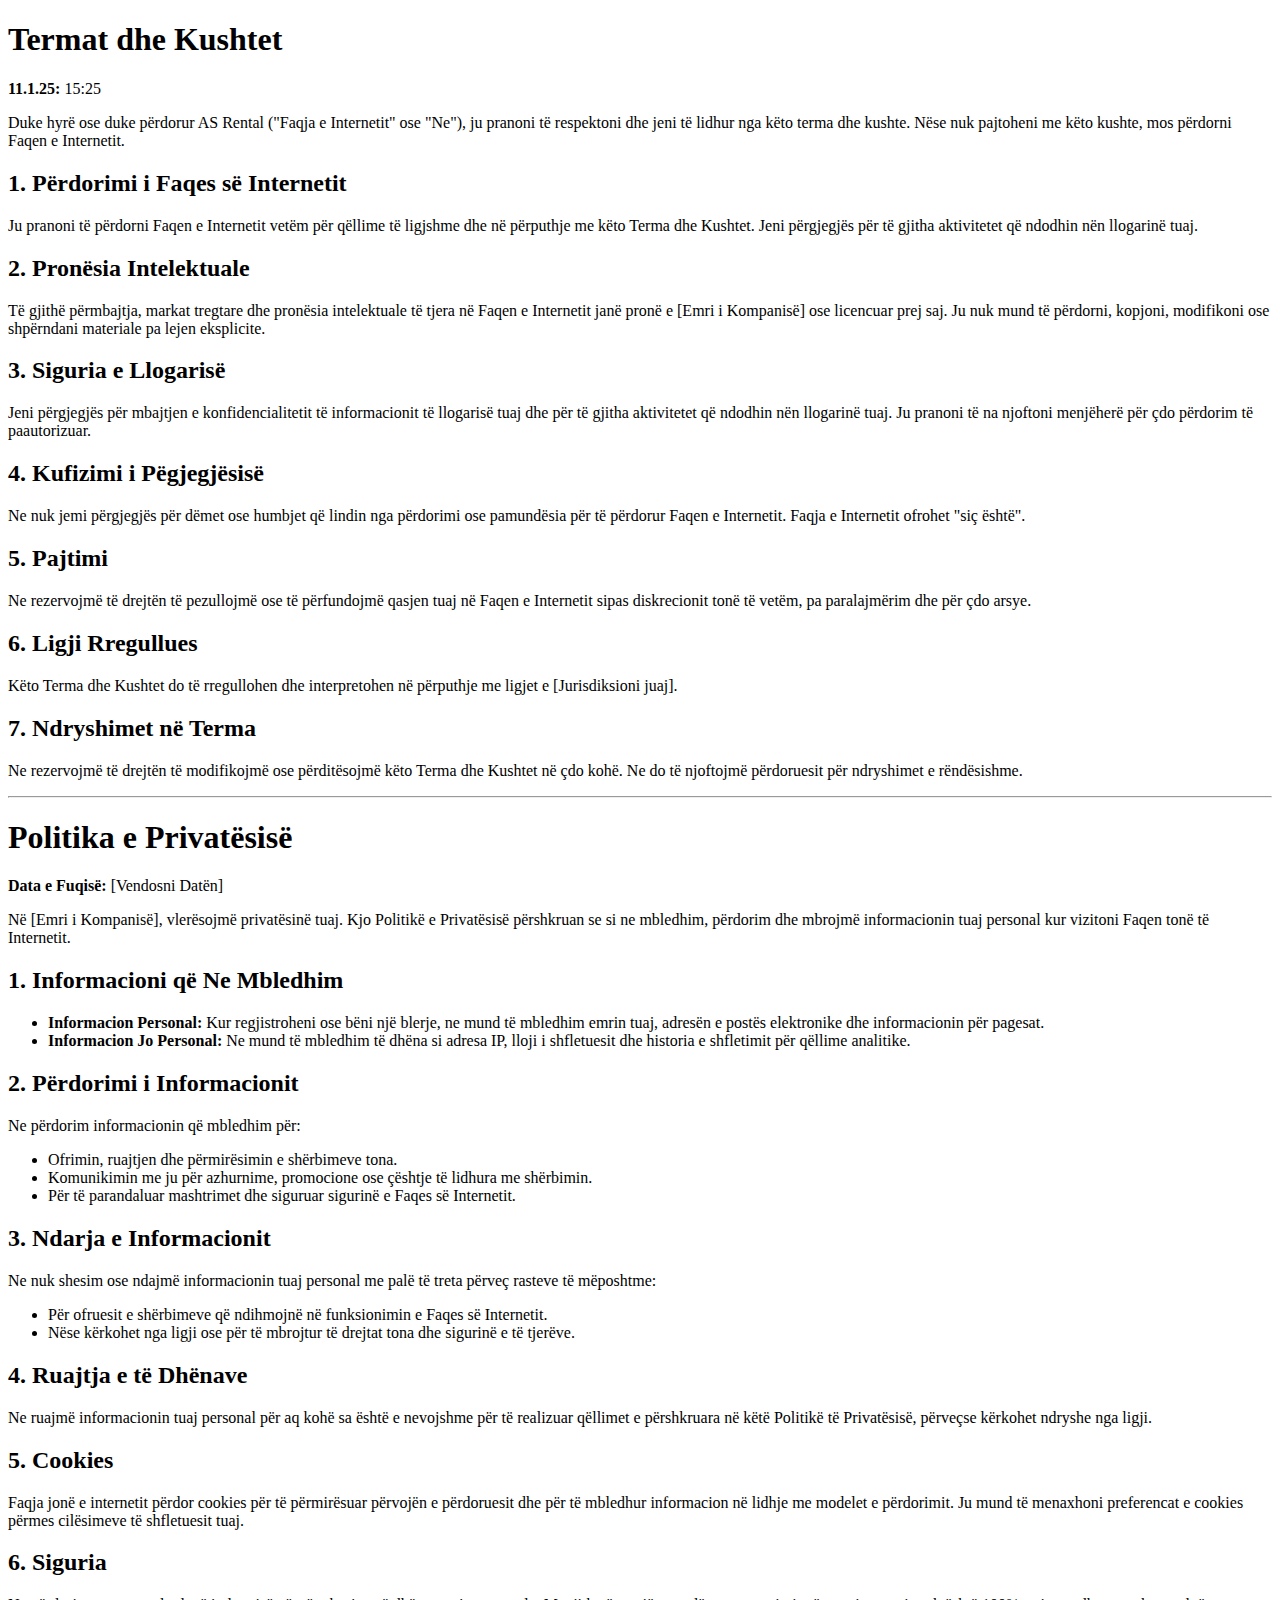
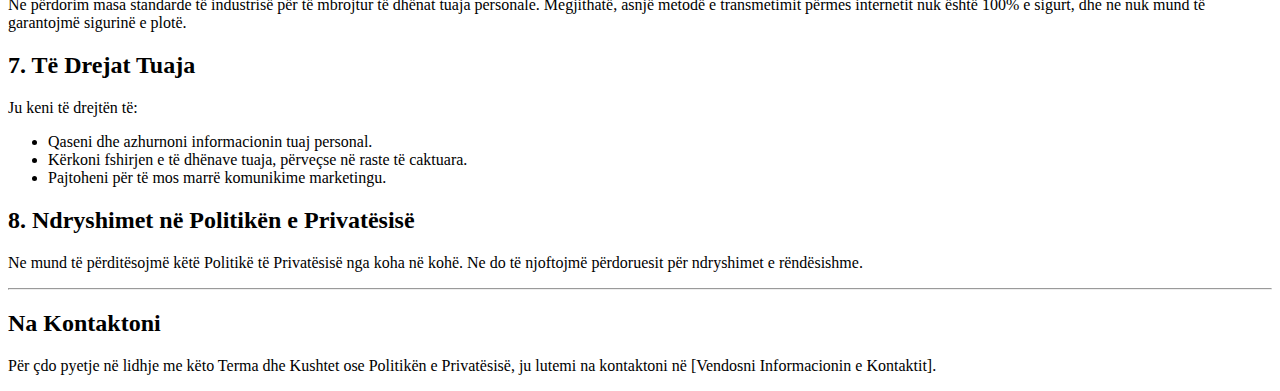
<file: terms.html>
<!DOCTYPE html>
<html lang="sq">
<head>
    <meta charset="UTF-8">
    <meta name="viewport" content="width=device-width, initial-scale=1.0">
    <title>Termat dhe Kushtet & Politika e Privatësisë</title>
</head>
<body>

    <h1>Termat dhe Kushtet</h1>
    <p><strong>11.1.25:</strong> 15:25</p>

    <p>Duke hyrë ose duke përdorur AS Rental ("Faqja e Internetit" ose "Ne"), ju pranoni të respektoni dhe jeni të lidhur nga këto terma dhe kushte. Nëse nuk pajtoheni me këto kushte, mos përdorni Faqen e Internetit.</p>

    <h2>1. Përdorimi i Faqes së Internetit</h2>
    <p>Ju pranoni të përdorni Faqen e Internetit vetëm për qëllime të ligjshme dhe në përputhje me këto Terma dhe Kushtet. Jeni përgjegjës për të gjitha aktivitetet që ndodhin nën llogarinë tuaj.</p>

    <h2>2. Pronësia Intelektuale</h2>
    <p>Të gjithë përmbajtja, markat tregtare dhe pronësia intelektuale të tjera në Faqen e Internetit janë pronë e [Emri i Kompanisë] ose licencuar prej saj. Ju nuk mund të përdorni, kopjoni, modifikoni ose shpërndani materiale pa lejen eksplicite.</p>

    <h2>3. Siguria e Llogarisë</h2>
    <p>Jeni përgjegjës për mbajtjen e konfidencialitetit të informacionit të llogarisë tuaj dhe për të gjitha aktivitetet që ndodhin nën llogarinë tuaj. Ju pranoni të na njoftoni menjëherë për çdo përdorim të paautorizuar.</p>

    <h2>4. Kufizimi i Pëgjegjësisë</h2>
    <p>Ne nuk jemi përgjegjës për dëmet ose humbjet që lindin nga përdorimi ose pamundësia për të përdorur Faqen e Internetit. Faqja e Internetit ofrohet "siç është".</p>

    <h2>5. Pajtimi</h2>
    <p>Ne rezervojmë të drejtën të pezullojmë ose të përfundojmë qasjen tuaj në Faqen e Internetit sipas diskrecionit tonë të vetëm, pa paralajmërim dhe për çdo arsye.</p>

    <h2>6. Ligji Rregullues</h2>
    <p>Këto Terma dhe Kushtet do të rregullohen dhe interpretohen në përputhje me ligjet e [Jurisdiksioni juaj].</p>

    <h2>7. Ndryshimet në Terma</h2>
    <p>Ne rezervojmë të drejtën të modifikojmë ose përditësojmë këto Terma dhe Kushtet në çdo kohë. Ne do të njoftojmë përdoruesit për ndryshimet e rëndësishme.</p>

    <hr>

    <h1>Politika e Privatësisë</h1>
    <p><strong>Data e Fuqisë:</strong> [Vendosni Datën]</p>

    <p>Në [Emri i Kompanisë], vlerësojmë privatësinë tuaj. Kjo Politikë e Privatësisë përshkruan se si ne mbledhim, përdorim dhe mbrojmë informacionin tuaj personal kur vizitoni Faqen tonë të Internetit.</p>

    <h2>1. Informacioni që Ne Mbledhim</h2>
    <ul>
        <li><strong>Informacion Personal:</strong> Kur regjistroheni ose bëni një blerje, ne mund të mbledhim emrin tuaj, adresën e postës elektronike dhe informacionin për pagesat.</li>
        <li><strong>Informacion Jo Personal:</strong> Ne mund të mbledhim të dhëna si adresa IP, lloji i shfletuesit dhe historia e shfletimit për qëllime analitike.</li>
    </ul>

    <h2>2. Përdorimi i Informacionit</h2>
    <p>Ne përdorim informacionin që mbledhim për:</p>
    <ul>
        <li>Ofrimin, ruajtjen dhe përmirësimin e shërbimeve tona.</li>
        <li>Komunikimin me ju për azhurnime, promocione ose çështje të lidhura me shërbimin.</li>
        <li>Për të parandaluar mashtrimet dhe siguruar sigurinë e Faqes së Internetit.</li>
    </ul>

    <h2>3. Ndarja e Informacionit</h2>
    <p>Ne nuk shesim ose ndajmë informacionin tuaj personal me palë të treta përveç rasteve të mëposhtme:</p>
    <ul>
        <li>Për ofruesit e shërbimeve që ndihmojnë në funksionimin e Faqes së Internetit.</li>
        <li>Nëse kërkohet nga ligji ose për të mbrojtur të drejtat tona dhe sigurinë e të tjerëve.</li>
    </ul>

    <h2>4. Ruajtja e të Dhënave</h2>
    <p>Ne ruajmë informacionin tuaj personal për aq kohë sa është e nevojshme për të realizuar qëllimet e përshkruara në këtë Politikë të Privatësisë, përveçse kërkohet ndryshe nga ligji.</p>

    <h2>5. Cookies</h2>
    <p>Faqja jonë e internetit përdor cookies për të përmirësuar përvojën e përdoruesit dhe për të mbledhur informacion në lidhje me modelet e përdorimit. Ju mund të menaxhoni preferencat e cookies përmes cilësimeve të shfletuesit tuaj.</p>

    <h2>6. Siguria</h2>
    <p>Ne përdorim masa standarde të industrisë për të mbrojtur të dhënat tuaja personale. Megjithatë, asnjë metodë e transmetimit përmes internetit nuk është 100% e sigurt, dhe ne nuk mund të garantojmë sigurinë e plotë.</p>

    <h2>7. Të Drejat Tuaja</h2>
    <p>Ju keni të drejtën të:</p>
    <ul>
        <li>Qaseni dhe azhurnoni informacionin tuaj personal.</li>
        <li>Kërkoni fshirjen e të dhënave tuaja, përveçse në raste të caktuara.</li>
        <li>Pajtoheni për të mos marrë komunikime marketingu.</li>
    </ul>

    <h2>8. Ndryshimet në Politikën e Privatësisë</h2>
    <p>Ne mund të përditësojmë këtë Politikë të Privatësisë nga koha në kohë. Ne do të njoftojmë përdoruesit për ndryshimet e rëndësishme.</p>

    <hr>

    <h2>Na Kontaktoni</h2>
    <p>Për çdo pyetje në lidhje me këto Terma dhe Kushtet ose Politikën e Privatësisë, ju lutemi na kontaktoni në [Vendosni Informacionin e Kontaktit].</p>

</body>
</html>
</file>
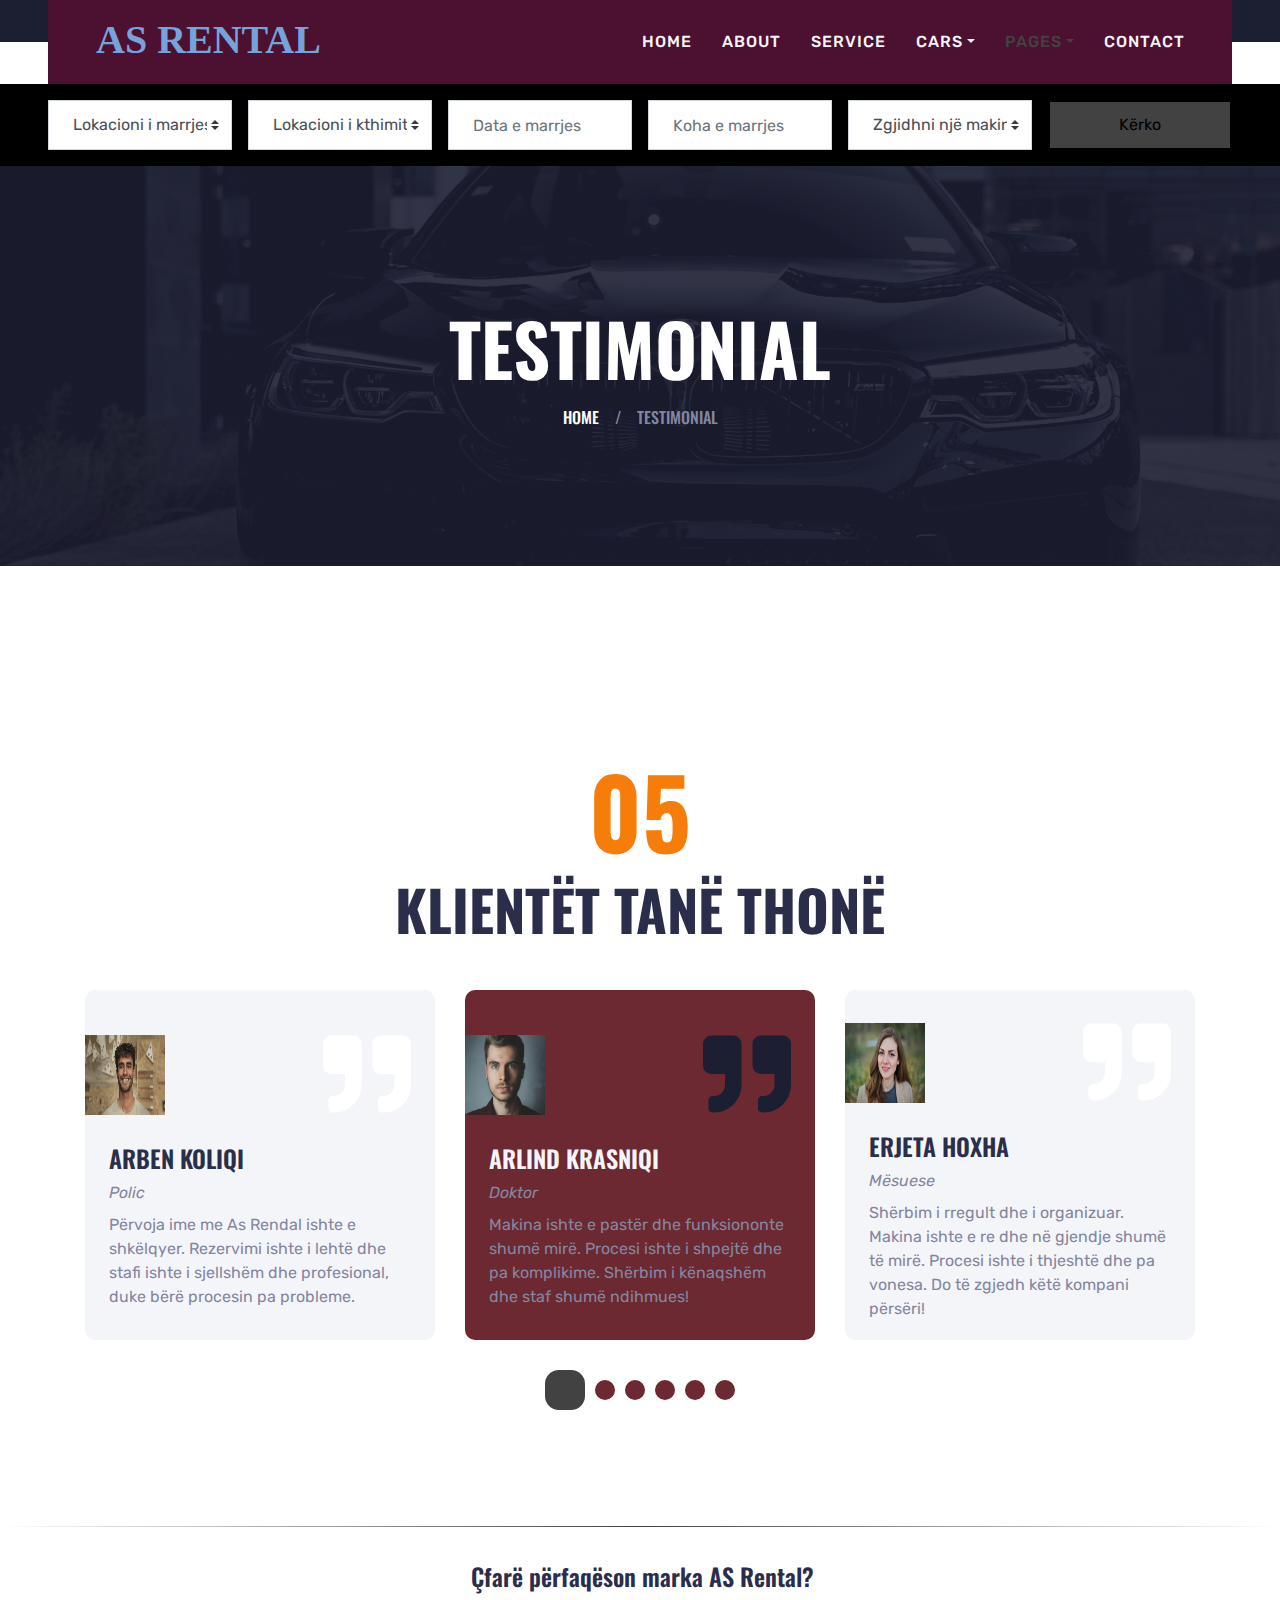
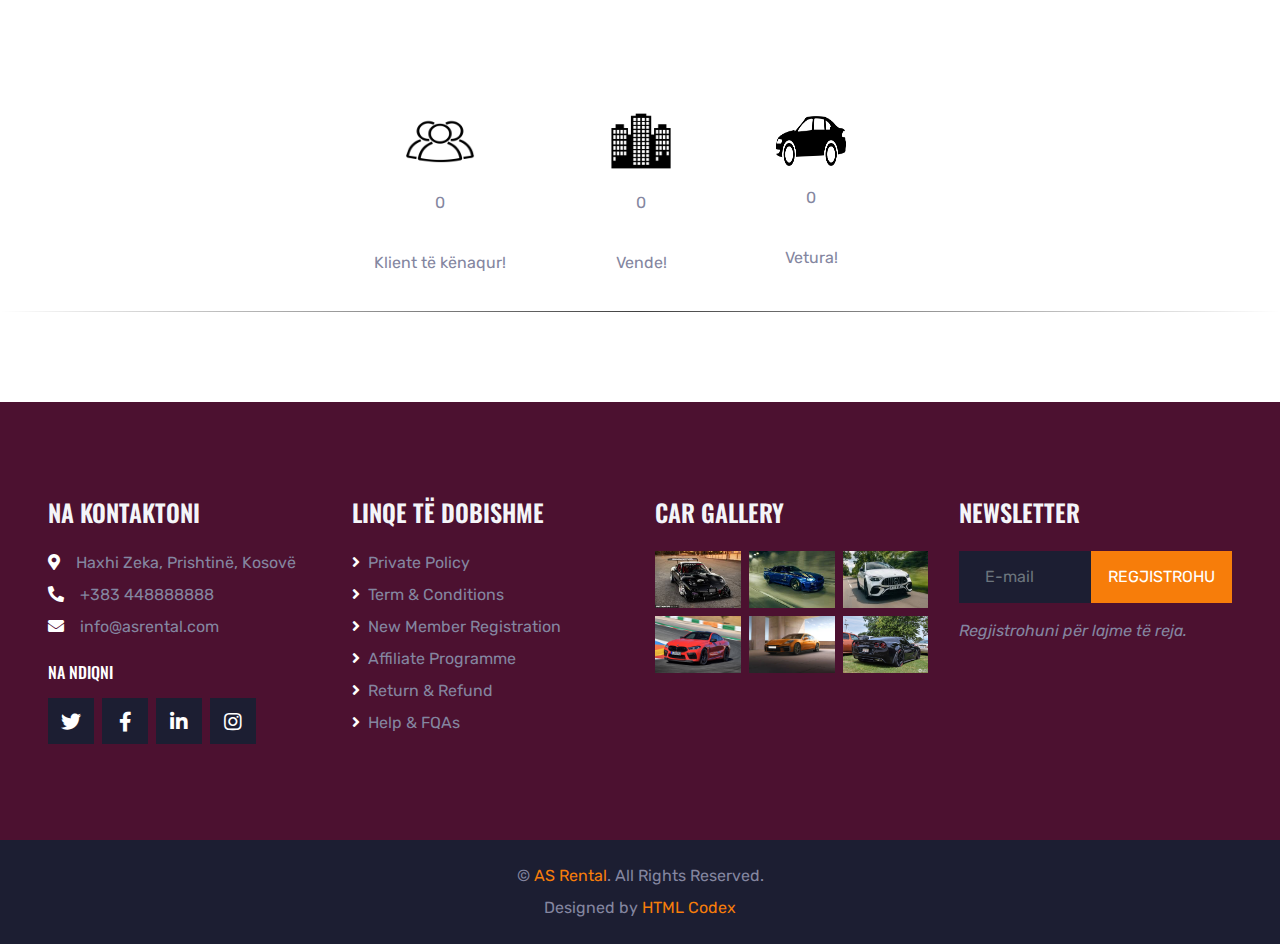
<file: testimonial.html>
<!DOCTYPE html>
<html lang="en">

<head>
    <meta charset="utf-8">
    <title>AS Rental - Car Rental Site </title>
    <meta content="width=device-width, initial-scale=1.0" name="viewport">
    <meta content="Free HTML Templates" name="keywords">
    <meta content="Free HTML Templates" name="description">

    <!-- Favicon -->
    <link href="img/favicon.ico" rel="icon">

    <!-- Google Web Fonts -->
    <link rel="preconnect" href="https://fonts.gstatic.com">
    <link href="https://fonts.googleapis.com/css2?family=Oswald:wght@400;500;600;700&family=Rubik&display=swap" rel="stylesheet"> 

    <!-- Font Awesome -->
    <link href="https://cdnjs.cloudflare.com/ajax/libs/font-awesome/5.15.0/css/all.min.css" rel="stylesheet">

    <!-- Libraries Stylesheet -->
    <link href="lib/owlcarousel/assets/owl.carousel.min.css" rel="stylesheet">
    <link href="lib/tempusdominus/css/tempusdominus-bootstrap-4.min.css" rel="stylesheet" />

    <!-- Customized Bootstrap Stylesheet -->
     <link href="css/main.css" rel="stylesheet">

    <!-- Template Stylesheet -->
    <link href="css/style.css" rel="stylesheet">
</head>

<body>
  


    <!-- Navbar Start -->
    <div class="container-fluid position-relative nav-bar p-0">
        <div class="position-relative px-lg-5" style="z-index: 9;">
            <nav class="navbar navbar-expand-lg bg-secondary navbar-dark py-3 py-lg-0 pl-3 pl-lg-5">
                <a href="" class="navbar-brand">
                    <h1 id="main-name" class="text-uppercase text-primary mb-1">AS Rental</h1>
                </a>
                <button type="button" class="navbar-toggler" data-toggle="collapse" data-target="#navbarCollapse">
                    <span class="navbar-toggler-icon"></span>
                </button>
                <div class="collapse navbar-collapse justify-content-between px-3" id="navbarCollapse">
                    <div class="navbar-nav ml-auto py-0">
                        <a href="index.html" class="nav-item nav-link">Home</a>
                        <a href="about.html" class="nav-item nav-link">About</a>
                        <a href="service.html" class="nav-item nav-link">Service</a>
                        <div class="nav-item dropdown">
                            <a href="#" class="nav-link dropdown-toggle" data-toggle="dropdown">Cars</a>
                            <div class="dropdown-menu rounded-0 m-0">
                                <a href="car.html" class="dropdown-item">Lista e makinave</a>
                                <a href="detail.html" class="dropdown-item">Detajet e makinave</a>
                                <a href="booking.html" class="dropdown-item">Rezervimi i makinave</a>
                            </div>
                        </div>
                        <div class="nav-item dropdown">
                            <a href="#" class="nav-link dropdown-toggle active" data-toggle="dropdown">Pages</a>
                            <div class="dropdown-menu rounded-0 m-0">
                                <a href="team.html" class="dropdown-item">Ekipa Jonë</a>
                                <a href="testimonial.html" class="dropdown-item active">Testimonia</a>
                            </div>
                        </div>
                        <a href="index.html"  class="nav-item nav-link">Contact</a>
                    </div>
                </div>
            </nav>
        </div>
    </div>
    <!-- Navbar End -->


    <!-- Search Start -->
    <div class="container-fluid bg-white pt-3 px-lg-5">
        <div id="firstForm" class="row mx-n2">
            <div class="col-xl-2 col-lg-4 col-md-6 px-2">
                <select class="custom-select px-4 mb-3" style="height: 50px;">
                    <option selected>Lokacioni i marrjes</option>
                    <option value="1">Prishtinë</option>
                    <option value="2">Mitrovicë</option>
                    <option value="3">Pejë</option>
                    <option value="4">Podujevë</option>
                    <option value="5">Ferizaj</option>
                    <option value="6">Prizren</option>
                </select>
            </div>
            <div class="col-xl-2 col-lg-4 col-md-6 px-2">
                <select class="custom-select px-4 mb-3" style="height: 50px;">
                    <option selected>Lokacioni i kthimit</option>
                    <option value="1">Prishtinë</option>
                    <option value="2">Mitrovicë</option>
                    <option value="3">Pejë</option>
                    <option value="4">Podujevë</option>
                    <option value="5">Ferizaj</option>
                    <option value="6">Prizren</option>>
                </select>
            </div>
            <div class="col-xl-2 col-lg-4 col-md-6 px-2">
                <div class="date mb-3" id="date" data-target-input="nearest">
                    <input type="text" class="form-control p-4 datetimepicker-input" placeholder="Data e marrjes"
                        data-target="#date" data-toggle="datetimepicker" />
                </div>
            </div>
            <div class="col-xl-2 col-lg-4 col-md-6 px-2">
                <div class="time mb-3" id="time" data-target-input="nearest">
                    <input type="text" class="form-control p-4 datetimepicker-input" placeholder="Koha e marrjes"
                        data-target="#time" data-toggle="datetimepicker" />
                </div>
            </div>
            <div class="col-xl-2 col-lg-4 col-md-6 px-2">
                <select class="custom-select px-4 mb-3" style="height: 50px;">
                    <option selected>Zgjidhni një makinë</option>
                    <option value="1">BMW 318D</option>
                    <option value="2">Mercedes-AMG EQE SUV</option>
                    <option value="3">Audi R8</option>
                    <option value="4">Porsche 911Gt Rs</option>
                    <option value="5">Nissan skyline r34</option>
                    <option value="6">Volkswagen Arteon</option>
                    <option value="7">Volvo S60</option>
                    <option value="8">Supra Mk5/A90</option>
                    <option value="9">BMW IX</option>
                    <option value="10">GWM Wey 05</option>
                    <option value="11">Tesla Model 3</option>
                    <option value="13">Mercedes-Benz CLA</option>
                    <option value="14">Mercedes-EQ EQS</option>
                    <option value="15">Škoda ENYAQ iV</option>
                    <option value="16">Opel Astra</option>
                    <option value="17">Honda Civic Type R</option>
                    <option value="18">BMW M2</option>
                    <option value="19">Audi A4</option>
                    <option value="20">Nissan Versa</option>
                    <option value="21">MINI Cooper</option>
                    <option value="22">Volkswagen Golf R</option>
                    <option value="23">Volkswagen Golf MK7</option>
                    <option value="24">Dacia Logan</option>
                    <option value="25">Dacia Sandero</option>>
                </select>
            </div>
            <div class="col-xl-2 col-lg-4 col-md-6 px-2">
                <button class="btn btn-primary btn-block mb-3" id="searchButton" type="button" style="height: 50px;">Kërko</button>
            </div>
        </div>
    </div>

    
    <div class="modal fade" id="formModal" tabindex="-1" aria-labelledby="formModalLabel" aria-hidden="true">
        <div class="modal-dialog">
            <div class="modal-content">
                <div class="modal-header">
                    <h5 class="modal-title" id="formModalLabel">Plotësoni Detajet Tuaja!</h5>
                    
                </div>
                <div class="modal-body">
                    <form id="secondForm">
                        <div class="mb-3">
                            <label for="name" class="form-label">Emri</label>
                            <input type="text" class="form-control" id="name" placeholder="Enter your name" required>
                        </div>
                        <div class="mb-3">
                            <label for="email" class="form-label">E-mail Adresa</label>
                            <input type="email" class="form-control" id="email" placeholder="Enter your email" required>
                        </div>
                        <div class="mb-3">
                            <label for="tel" class="form-label">Numri i Telefonit</label>
                            <input type="tel" class="form-control" id="tel" placeholder="Enter your phone number" required>
                        </div>
                        <button type="submit" class="btn btn-primary">Submit</button>
                    </form>
                </div>
            </div>
        </div>
    </div>

    
    <script src="https://code.jquery.com/jquery-3.6.0.min.js"></script>
    <script src="https://cdn.jsdelivr.net/npm/@popperjs/core@2.10.2/dist/umd/popper.min.js"></script>
    <script src="https://stackpath.bootstrapcdn.com/bootstrap/5.1.3/js/bootstrap.min.js"></script>
    <script>
        $(document).ready(function(){
            
            $('#searchButton').on('click', function(){
                $('#formModal').modal('show');
            });

            
            $('#secondForm').on('submit', function(event){
                event.preventDefault(); 
                $('#formModal').modal('hide');
                alert('Form submitted successfully!');
            });
        });
    </script>

    <!-- Search End -->


    <!-- Page Header Start -->
    <div class="container-fluid page-header">
        <h1 class="display-3 text-uppercase text-white mb-3">Testimonial</h1>
        <div class="d-inline-flex text-white">
            <h6 class="text-uppercase m-0"><a class="text-white" href="">Home</a></h6>
            <h6 class="text-body m-0 px-3">/</h6>
            <h6 class="text-uppercase text-body m-0">Testimonial</h6>
        </div>
    </div>
    <!-- Page Header Start -->


    <!-- Testimonial Start -->
    <div class="container-fluid py-5">
        <div class="container py-5">
            <h1 class="display-1 text-primary text-center">05</h1>
            <h1 class="display-4 text-uppercase text-center mb-5">Klientët tanë thonë</h1>
            <div class="owl-carousel testimonial-carousel">
                <div class="bor-redius testimonial-item d-flex flex-column justify-content-center px-4">
                    <div class="d-flex align-items-center justify-content-between mb-3">
                        <img class="img-fluid ml-n4" src="img/arlindkrasniqi.jpg" alt="picture of a customer">
                        <h1 class="display-2 text-white m-0 fa fa-quote-right"></h1>
                    </div>
                    <h4 class="text-uppercase mb-2">Arlind Krasniqi</h4>
                    <i class="mb-2">Doktor</i>
                    <p class="m-0">Makina ishte e pastër dhe funksiononte shumë mirë. 
                        Procesi ishte i shpejtë dhe pa komplikime. Shërbim i kënaqshëm dhe staf shumë ndihmues!</p>
                </div>
                <div class="bor-redius testimonial-item d-flex flex-column justify-content-center px-4">
                    <div class="d-flex align-items-center justify-content-between mb-3">
                        <img class="img-fluid ml-n4" src="img/erjetahoxha.jpg" alt="picture of a customer">
                        <h1 class="display-2 text-white m-0 fa fa-quote-right"></h1>
                    </div>
                    <h4 class="text-uppercase mb-2">Erjeta Hoxha</h4>
                    <i class="mb-2">Mësuese</i>
                    <p class="m-0">Shërbim i rregult dhe i organizuar. Makina ishte e re dhe në gjendje shumë të mirë. Procesi ishte i thjeshtë dhe pa vonesa.
                        Do të zgjedh këtë kompani përsëri!
                    </p>
                </div>
                <div class="bor-redius testimonial-item d-flex flex-column justify-content-center px-4">
                    <div class="d-flex align-items-center justify-content-between mb-3">
                        <img class="img-fluid ml-n4" src="img/altingashi.jpg" alt="picture of a customer">
                        <h1 class="display-2 text-white m-0 fa fa-quote-right"></h1>
                    </div>
                    <h4 class="text-uppercase mb-2">Altin Gashi</h4>
                    <i class="mb-2">Inxhinier</i>
                    <p class="m-0">Shërbim i shkëlqyer! Proces i thjesthë, staf miqësor dhe makina e pastër e mirëmbajtur.
                         Marrja dhe dorëzimi ishin të lehta, pa tarifa të fshehura</p>
                </div>
                <div class="bor-redius testimonial-item d-flex flex-column justify-content-center px-4">
                    <div class="d-flex align-items-center justify-content-between mb-3">
                        <img class="img-fluid ml-n4" src="img/luanberisha.jpg" alt="picture of a customer">
                        <h1 class="display-2 text-white m-0 fa fa-quote-right"></h1>
                    </div>
                    <h4 class="text-uppercase mb-2">Luan Berisha</h4>
                    <i class="mb-2">Avokat</i>
                    <p class="m-0">Shërbim i jashtëzakonshëm! Makina ishte në gjendje të shkëlqyer dhe procesi i marrjes ishte i lehtë. Stafi ishte
                        i sjellshëm dhe çmimet shumë të mira. E rekomandoj pa hezitim!
                    </p>
                </div>
                <div class="bor-redius testimonial-item d-flex flex-column justify-content-center px-4">
                    <div class="d-flex align-items-center justify-content-between mb-3">
                        <img class="img-fluid ml-n4" src="img/Eliradajti.jpg" alt="picture of a customer">
                        <h1 class="display-2 text-white m-0 fa fa-quote-right"></h1>
                    </div>
                    <h4 class="text-uppercase mb-2">Elira Dajti</h4>
                    <i class="mb-2">Drejtor</i>
                    <p class="m-0">Kam marrë një makinë me qira nga As Rendal dhe ishte një përvojë pozitive. Rezervimi ishte i thjeshtë dhe stafi i sportelit ishte miqësor dhe efikas, duke siguruar një proces pa shqetësime.</p>
                </div>
                <div class="bor-redius testimonial-item d-flex flex-column justify-content-center px-4">
                    <div class="d-flex align-items-center justify-content-between mb-3">
                        <img class="img-fluid ml-n4" src="img/Arbenkoliqi.webp" alt="picture of a customer">
                        <h1 class="display-2 text-white m-0 fa fa-quote-right"></h1>
                    </div>
                    <h4 class="text-uppercase mb-2">Arben Koliqi</h4>
                    <i class="mb-2">Polic</i>
                    <p class="m-0">
                        Përvoja ime me As Rendal ishte e shkëlqyer. Rezervimi ishte i lehtë dhe stafi ishte i sjellshëm dhe profesional, duke bërë procesin pa probleme.
                    </p>
                </div>
            </div>
        </div>
    </div>
    <!-- Testimonial End -->


    <!-- Vendor Start -->
    <hr class="stats-hr">
<div class="statistics">
  <h4 id="stats-header">Çfarë përfaqëson marka AS Rental?</h4>

  <div class="stat-item">
    <img src="img/personcutout.png" alt="icon of people" id="person-cut-out">
    <p class="counter" data-target="20000">0</p>
    <p>Klient të kënaqur!</p>
  </div>

  <div class="stat-item">
    <img src="img/buildingcutout.png" alt="icon of a building" id="building-icon">
    <p class="counter" data-target="100">0</p>
    <p>Vende!</p>
  </div>

  <div class="stat-item">
    <img src="img/carcutout2.png" alt="icon of a car" id="car-icon">
    <p class="counter" data-target="500">0</p>
    <p>Vetura!</p>
  </div>
</div>
<hr class="stats-hr">

<script>
    const counters = document.querySelectorAll('.counter'); // 
  
  
    const startCounter = (counter) => {
      const updateCounter = () => {
        const target = +counter.getAttribute('data-target');
        const current = +counter.innerText.replace('+', ''); 
  
        const increment = target / 200; 
  
        if (current < target) {
          counter.innerText = `${Math.ceil(current + increment)}+`;
          setTimeout(updateCounter, 10); 
        } else {
          counter.innerText = `${target}+`;
        }
      };
  
      updateCounter();
    };
  
   
    const observer = new IntersectionObserver((entries, observer) => {
      entries.forEach(entry => {
        if (entry.isIntersecting) {
          const counter = entry.target;
          startCounter(counter); 
          observer.unobserve(counter); 
        }
      });
    }, { threshold: 0.5 }); 
  
    
    counters.forEach(counter => {
      observer.observe(counter);
    });
  </script>          
    <!-- Vendor End -->


    <!-- Footer Start -->
    <div class="container-fluid bg-secondary py-5 px-sm-3 px-md-5" style="margin-top: 90px;">
        <div class="row pt-5">
            <div class="col-lg-3 col-md-6 mb-5">
                <h4 class="text-uppercase text-light mb-4">Na kontaktoni</h4>
                <p class="mb-2"><i class="fa fa-map-marker-alt text-white mr-3"></i>Haxhi Zeka, Prishtinë, Kosovë</p>
                <p class="mb-2"><i class="fa fa-phone-alt text-white mr-3"></i>+383 448888888</p>
                <a href="#"></a><p><i class="fa fa-envelope text-white mr-3"></i>info@asrental.com</p></a>
                <h6 class="text-uppercase text-white py-2">Na Ndiqni</h6>
                <div class="d-flex justify-content-start">
                <a class="btn btn-lg btn-dark btn-lg-square mr-2" href="https://x.com/UniversumKS" target="_blank"><i class="fab fa-twitter"></i></a>
                <a class="btn btn-lg btn-dark btn-lg-square mr-2" href="https://www.facebook.com/universumcollege" target="_blank"><i class="fab fa-facebook-f"></i></a>
                <a class="btn btn-lg btn-dark btn-lg-square mr-2" href="https://www.linkedin.com/school/universum-university-college/posts/?feedView=all" target="_blank"><i class="fab fa-linkedin-in"></i></a>
                <a class="btn btn-lg btn-dark btn-lg-square" href="https://www.instagram.com/universumcollege/" target="_blank"><i class="fab fa-instagram"></i></a>
                </div>
            </div>
            <div class="col-lg-3 col-md-6 mb-5">
                <h4 class="text-uppercase text-light mb-4">Linqe të dobishme</h4>
                <div class="d-flex flex-column justify-content-start">
                    <a class="text-body mb-2" href="terms.html"><i class="fa fa-angle-right text-white mr-2"></i>Private Policy</a>
                    <a class="text-body mb-2" href="terms.html"><i class="fa fa-angle-right text-white mr-2"></i>Term & Conditions</a>
                    <a class="text-body mb-2" href="#"><i class="fa fa-angle-right text-white mr-2"></i>New Member Registration</a>
                    <a class="text-body mb-2" href="#"><i class="fa fa-angle-right text-white mr-2"></i>Affiliate Programme</a>
                    <a class="text-body mb-2" href="#"><i class="fa fa-angle-right text-white mr-2"></i>Return & Refund</a>
                    <a class="text-body" href="#"><i class="fa fa-angle-right text-white mr-2"></i>Help & FQAs</a>
                </div>
            </div>
            <div class="col-lg-3 col-md-6 mb-5">
                <h4 class="text-uppercase text-light mb-4">Car Gallery</h4>
                <div class="row mx-n1">
                    <div class="col-4 px-1 mb-2">
                        <a href=""><img class="w-100" src="img/mazdarx7.jpg" alt="picture of a mazda rx7"></a>
                    </div>
                    <div class="col-4 px-1 mb-2">
                        <a href=""><img class="w-100" src="img/nissanskyline.jpg" alt="picture of a nissan skyline"></a>
                    </div>
                    <div class="col-4 px-1 mb-2">
                        <a href=""><img class="w-100" src="img/mercedesc63.jpg" alt="picture of a mercedes c63" style="height: 100%;"></a>
                    </div>
                    <div class="col-4 px-1 mb-2">
                        <a href=""><img class="w-100" src="img/bmwm8comp.avif" alt="picture of a bmw m8 competition" style="height: 100%;"></a>
                    </div>
                    <div class="col-4 px-1 mb-2">
                        <a href=""><img class="w-100" src="img/porschepanamera.avif" alt="picture of a porsche panamera"></a>
                    </div>
                    <div class="col-4 px-1 mb-2">
                        <a href=""><img class="w-100" src="img/corvettec6.jpg" alt="picture of a corvette c6"></a>
                    </div>
                </div>
            </div>
            <div class="col-lg-3 col-md-6 mb-5">
                <h4 class="text-uppercase text-light mb-4">Newsletter</h4>
                <div class="w-100 mb-3">
                    <div class="input-group">
                        <input type="text" class="form-control bg-dark border-dark" style="padding: 25px;" placeholder="E-mail">
                        <div class="input-group-append">
                            <button class="btn btn-primary text-uppercase px-3">Regjistrohu</button>
                        </div>
                    </div>
                </div>
                <i>Regjistrohuni për lajme të reja.</i>
            </div>
        </div>
    </div>
    <div class="container-fluid bg-dark py-4 px-sm-3 px-md-5">
        <p class="mb-2 text-center text-body">&copy; <a href="#">AS Rental</a>. All Rights Reserved.</p>
        <p class="m-0 text-center text-body">Designed by <a href="https://htmlcodex.com">HTML Codex</a></p>
    </div>

    <!-- Footer End -->


    <!-- Back to Top -->
    <a href="#" class="btn btn-lg btn-primary btn-lg-square back-to-top"><i class="fa fa-angle-double-up"></i></a>


    <!-- JavaScript Libraries -->
    <script src="https://code.jquery.com/jquery-3.4.1.min.js"></script>
    <script src="https://stackpath.bootstrapcdn.com/bootstrap/4.4.1/js/bootstrap.bundle.min.js"></script>
    <script src="lib/easing/easing.min.js"></script>
    <script src="lib/waypoints/waypoints.min.js"></script>
    <script src="lib/owlcarousel/owl.carousel.min.js"></script>
    <script src="lib/tempusdominus/js/moment.min.js"></script>
    <script src="lib/tempusdominus/js/moment-timezone.min.js"></script>
    <script src="lib/tempusdominus/js/tempusdominus-bootstrap-4.min.js"></script>

    <!-- Template Javascript -->
    <script src="js/main.js"></script>
</body>

</html>
</file>
<file: css/main.css>
:root {
    --blue: #007bff;
    --indigo: #6610f2;
    --purple: #6f42c1;
    --pink: #e83e8c;
    --red: #dc3545;
    --orange: #fd7e14;
    --yellow: #ffc107;
    --green: #28a745;
    --teal: #20c997;
    --cyan: #17a2b8;
    --white: #fff;
    --gray: #6c757d;
    --gray-dark: #343a40;
    --primary: #F77D0A;
    --secondary: #2B2E4A;
    --success: #28a745;
    --info: #17a2b8;
    --warning: #ffc107;
    --danger: #dc3545;
    --light: #F4F5F8;
    --dark: #1C1E32;
    --breakpoint-xs: 0;
    --breakpoint-sm: 576px;
    --breakpoint-md: 768px;
    --breakpoint-lg: 992px;
    --breakpoint-xl: 1200px;
    --font-family-sans-serif: "Rubik", sans-serif;
    --font-family-monospace: SFMono-Regular, Menlo, Monaco, Consolas, "Liberation Mono", "Courier New", monospace
}

*,*::before,*::after {
    box-sizing: border-box
}

html {
    font-family: sans-serif;
    line-height: 1.15;
    -webkit-text-size-adjust: 100%;
    -webkit-tap-highlight-color: rgba(0,0,0,0)
}

article,aside,figcaption,figure,footer,header,hgroup,main,nav,section {
    display: block
}

body {
    margin: 0;
    font-family: "Rubik",sans-serif;
    font-size: 1rem;
    font-weight: 400;
    line-height: 1.5;
    color: #8486A0;
    text-align: left;
    background-color: #fff
}

[tabindex="-1"]:focus:not(:focus-visible) {
    outline: 0 !important
}

hr {
    box-sizing: content-box;
    height: 0;
    overflow: visible
}

h1,h2,h3,h4,h5,h6 {
    margin-top: 0;
    margin-bottom: .5rem
}

p {
    margin-top: 0;
    margin-bottom: 1rem
}

abbr[title],abbr[data-original-title] {
    text-decoration: underline;
    text-decoration: underline dotted;
    cursor: help;
    border-bottom: 0;
    text-decoration-skip-ink: none
}

address {
    margin-bottom: 1rem;
    font-style: normal;
    line-height: inherit
}

ol,ul,dl {
    margin-top: 0;
    margin-bottom: 1rem
}

ol ol,ul ul,ol ul,ul ol {
    margin-bottom: 0
}

dt {
    font-weight: 700
}

dd {
    margin-bottom: .5rem;
    margin-left: 0
}

blockquote {
    margin: 0 0 1rem
}

b,strong {
    font-weight: bolder
}

small {
    font-size: 80%
}

sub,sup {
    position: relative;
    font-size: 75%;
    line-height: 0;
    vertical-align: baseline
}

sub {
    bottom: -.25em
}

sup {
    top: -.5em
}

a {
    color: #F77D0A;
    text-decoration: none;
    background-color: transparent
}

a:hover {
    color: #af5806;
    text-decoration: underline
}

a:not([href]):not([class]) {
    color: inherit;
    text-decoration: none
}

a:not([href]):not([class]):hover {
    color: inherit;
    text-decoration: none
}

pre,code,kbd,samp {
    font-family: SFMono-Regular,Menlo,Monaco,Consolas,"Liberation Mono","Courier New",monospace;
    font-size: 1em
}

pre {
    margin-top: 0;
    margin-bottom: 1rem;
    overflow: auto;
    -ms-overflow-style: scrollbar
}

figure {
    margin: 0 0 1rem
}

img {
    vertical-align: middle;
    border-style: none
}

svg {
    overflow: hidden;
    vertical-align: middle
}

table {
    border-collapse: collapse
}

caption {
    padding-top: .75rem;
    padding-bottom: .75rem;
    color: #6c757d;
    text-align: left;
    caption-side: bottom
}

th {
    text-align: inherit;
    text-align: -webkit-match-parent
}

label {
    display: inline-block;
    margin-bottom: .5rem
}

button {
    border-radius: 0
}

button:focus {
    outline: 1px dotted;
    outline: 5px auto -webkit-focus-ring-color
}

input,button,select,optgroup,textarea {
    margin: 0;
    font-family: inherit;
    font-size: inherit;
    line-height: inherit
}

button,input {
    overflow: visible
}

button,select {
    text-transform: none
}

[role="button"] {
    cursor: pointer
}

select {
    word-wrap: normal
}

button,[type="button"],[type="reset"],[type="submit"] {
    -webkit-appearance: button;
}

button:not(:disabled),[type="button"]:not(:disabled),[type="reset"]:not(:disabled),[type="submit"]:not(:disabled) {
    cursor: pointer
}

button::-moz-focus-inner,[type="button"]::-moz-focus-inner,[type="reset"]::-moz-focus-inner,[type="submit"]::-moz-focus-inner {
    padding: 0;
    border-style: none
}

input[type="radio"],input[type="checkbox"] {
    box-sizing: border-box;
    padding: 0
}

textarea {
    overflow: auto;
    resize: vertical
}

fieldset {
    min-width: 0;
    padding: 0;
    margin: 0;
    border: 0
}

legend {
    display: block;
    width: 100%;
    max-width: 100%;
    padding: 0;
    margin-bottom: .5rem;
    font-size: 1.5rem;
    line-height: inherit;
    color: inherit;
    white-space: normal
}

@media (max-width: 1200px) {
    legend {
        font-size:calc(1.275rem + .3vw)
    }
}

progress {
    vertical-align: baseline
}

[type="number"]::-webkit-inner-spin-button,[type="number"]::-webkit-outer-spin-button {
    height: auto
}

[type="search"] {
    outline-offset: -2px;
    -webkit-appearance: none;
}

[type="search"]::-webkit-search-decoration {
    -webkit-appearance: none;
}

::-webkit-file-upload-button {
    font: inherit;
    -webkit-appearance: button
}

output {
    display: inline-block
}

summary {
    display: list-item;
    cursor: pointer
}

template {
    display: none
}

[hidden] {
    display: none 
}

h1,h2,h3,h4,h5,h6,.h1,.h2,.h3,.h4,.h5,.h6 {
    margin-bottom: .5rem;
    font-family: "Oswald",sans-serif;
    font-weight: 500;
    line-height: 1.2;
    color: #2B2E4A
}

h1,.h1 {
    font-size: 2.5rem
}

@media (max-width: 1200px) {
    h1,.h1 {
        font-size:calc(1.375rem + 1.5vw)
    }
}

h2,.h2 {
    font-size: 2rem
}

@media (max-width: 1200px) {
    h2,.h2 {
        font-size:calc(1.325rem + .9vw)
    }
}

h3,.h3 {
    font-size: 1.75rem
}

@media (max-width: 1200px) {
    h3,.h3 {
        font-size:calc(1.3rem + .6vw)
    }
}

h4,.h4 {
    font-size: 1.5rem
}

@media (max-width: 1200px) {
    h4,.h4 {
        font-size:calc(1.275rem + .3vw)
    }
}

h5,.h5 {
    font-size: 1.25rem
}

h6,.h6 {
    font-size: 1rem
}

.lead {
    font-size: 1.25rem;
    font-weight: 300
}

.display-1 {
    font-size: 6rem;
    font-weight: 300;
    line-height: 1.2
}

@media (max-width: 1200px) {
    .display-1 {
        font-size:calc(1.725rem + 5.7vw)
    }
}

.display-2 {
    font-size: 5.5rem;
    font-weight: 300;
    line-height: 1.2
}

@media (max-width: 1200px) {
    .display-2 {
        font-size:calc(1.675rem + 5.1vw)
    }
}

.display-3 {
    font-size: 4.5rem;
    font-weight: 300;
    line-height: 1.2
}

@media (max-width: 1200px) {
    .display-3 {
        font-size:calc(1.575rem + 3.9vw)
    }
}

.display-4 {
    font-size: 3.5rem;
    font-weight: 300;
    line-height: 1.2
}

@media (max-width: 1200px) {
    .display-4 {
        font-size:calc(1.475rem + 2.7vw)
    }
}

hr {
    margin-top: 1rem;
    margin-bottom: 1rem;
    border: 0;
    border-top: 1px solid rgba(0,0,0,0.1)
}

small,.small {
    font-size: 80%;
    font-weight: 400
}

mark,.mark {
    padding: .2em;
    background-color: #fcf8e3
}

.list-unstyled {
    padding-left: 0;
    list-style: none
}

.list-inline {
    padding-left: 0;
    list-style: none
}

.list-inline-item {
    display: inline-block
}

.list-inline-item:not(:last-child) {
    margin-right: .5rem
}

.initialism {
    font-size: 90%;
    text-transform: uppercase
}

.blockquote {
    margin-bottom: 1rem;
    font-size: 1.25rem
}

.blockquote-footer {
    display: block;
    font-size: 80%;
    color: #6c757d
}

.blockquote-footer::before {
    content: "\2014\00A0"
}

.img-fluid {
    max-width: 100%;
    height: auto
}

.img-thumbnail {
    padding: .25rem;
    background-color: #fff;
    border: 1px solid #dee2e6;
    max-width: 100%;
    height: auto
}

.figure {
    display: inline-block
}

.figure-img {
    margin-bottom: .5rem;
    line-height: 1
}

.figure-caption {
    font-size: 90%;
    color: #6c757d
}

code {
    font-size: 87.5%;
    color: #e83e8c;
    word-wrap: break-word
}

a>code {
    color: inherit
}

kbd {
    padding: .2rem .4rem;
    font-size: 87.5%;
    color: #fff;
    background-color: #212529
}

kbd kbd {
    padding: 0;
    font-size: 100%;
    font-weight: 700
}

pre {
    display: block;
    font-size: 87.5%;
    color: #212529
}

pre code {
    font-size: inherit;
    color: inherit;
    word-break: normal
}

.pre-scrollable {
    max-height: 340px;
    overflow-y: scroll
}

.container,.container-fluid,.container-sm,.container-md,.container-lg,.container-xl {
    width: 100%;
    padding-right: 15px;
    padding-left: 15px;
    margin-right: auto;
    margin-left: auto
}

@media (min-width: 576px) {
    .container,.container-sm {
        max-width:540px
    }
}

@media (min-width: 768px) {
    .container,.container-sm,.container-md {
        max-width:720px
    }
}

@media (min-width: 992px) {
    .container,.container-sm,.container-md,.container-lg {
        max-width:960px
    }
}

@media (min-width: 1200px) {
    .container,.container-sm,.container-md,.container-lg,.container-xl {
        max-width:1140px
    }
}

.row {
    display: flex;
    flex-wrap: wrap;
    margin-right: -15px;
    margin-left: -15px
}

.no-gutters {
    margin-right: 0;
    margin-left: 0
}

.no-gutters>.col,.no-gutters>[class*="col-"] {
    padding-right: 0;
    padding-left: 0
}

.col-1,.col-2,.col-3,.col-4,.col-5,.col-6,.col-7,.col-8,.col-9,.col-10,.col-11,.col-12,.col,.col-auto,.col-sm-1,.col-sm-2,.col-sm-3,.col-sm-4,.col-sm-5,.col-sm-6,.col-sm-7,.col-sm-8,.col-sm-9,.col-sm-10,.col-sm-11,.col-sm-12,.col-sm,.col-sm-auto,.col-md-1,.col-md-2,.col-md-3,.col-md-4,.col-md-5,.col-md-6,.col-md-7,.col-md-8,.col-md-9,.col-md-10,.col-md-11,.col-md-12,.col-md,.col-md-auto,.col-lg-1,.col-lg-2,.col-lg-3,.col-lg-4,.col-lg-5,.col-lg-6,.col-lg-7,.col-lg-8,.col-lg-9,.col-lg-10,.col-lg-11,.col-lg-12,.col-lg,.col-lg-auto,.col-xl-1,.col-xl-2,.col-xl-3,.col-xl-4,.col-xl-5,.col-xl-6,.col-xl-7,.col-xl-8,.col-xl-9,.col-xl-10,.col-xl-11,.col-xl-12,.col-xl,.col-xl-auto {
    position: relative;
    width: 100%;
    padding-right: 15px;
    padding-left: 15px
}

.col {
    flex-basis: 0;
    flex-grow: 1;
    max-width: 100%
}

.row-cols-1>* {
    flex: 0 0 100%;
    max-width: 100%
}

.row-cols-2>* {
    flex: 0 0 50%;
    max-width: 50%
}

.row-cols-3>* {
    flex: 0 0 33.33333%;
    max-width: 33.33333%
}

.row-cols-4>* {
    flex: 0 0 25%;
    max-width: 25%
}

.row-cols-5>* {
    flex: 0 0 20%;
    max-width: 20%
}

.row-cols-6>* {
    flex: 0 0 16.66667%;
    max-width: 16.66667%
}

.col-auto {
    flex: 0 0 auto;
    width: auto;
    max-width: 100%
}

.col-1 {
    flex: 0 0 8.33333%;
    max-width: 8.33333%
}

.col-2 {
    flex: 0 0 16.66667%;
    max-width: 16.66667%
}

.col-3 {
    flex: 0 0 25%;
    max-width: 25%
}

.col-4 {
    flex: 0 0 33.33333%;
    max-width: 33.33333%
}

.col-5 {
    flex: 0 0 41.66667%;
    max-width: 41.66667%
}

.col-6 {
    flex: 0 0 50%;
    max-width: 50%
}

.col-7 {
    flex: 0 0 58.33333%;
    max-width: 58.33333%
}

.col-8 {
    flex: 0 0 66.66667%;
    max-width: 66.66667%
}

.col-9 {
    flex: 0 0 75%;
    max-width: 75%
}

.col-10 {
    flex: 0 0 83.33333%;
    max-width: 83.33333%
}

.col-11 {
    flex: 0 0 91.66667%;
    max-width: 91.66667%
}

.col-12 {
    flex: 0 0 100%;
    max-width: 100%
}

.order-first {
    order: -1
}

.order-last {
    order: 13
}

.order-0 {
    order: 0
}

.order-1 {
    order: 1
}

.order-2 {
    order: 2
}

.order-3 {
    order: 3
}

.order-4 {
    order: 4
}

.order-5 {
    order: 5
}

.order-6 {
    order: 6
}

.order-7 {
    order: 7
}

.order-8 {
    order: 8
}

.order-9 {
    order: 9
}

.order-10 {
    order: 10
}

.order-11 {
    order: 11
}

.order-12 {
    order: 12
}

.offset-1 {
    margin-left: 8.33333%
}

.offset-2 {
    margin-left: 16.66667%
}

.offset-3 {
    margin-left: 25%
}

.offset-4 {
    margin-left: 33.33333%
}

.offset-5 {
    margin-left: 41.66667%
}

.offset-6 {
    margin-left: 50%
}

.offset-7 {
    margin-left: 58.33333%
}

.offset-8 {
    margin-left: 66.66667%
}

.offset-9 {
    margin-left: 75%
}

.offset-10 {
    margin-left: 83.33333%
}

.offset-11 {
    margin-left: 91.66667%
}

@media (min-width: 576px) {
    .col-sm {
        flex-basis:0;
        flex-grow: 1;
        max-width: 100%
    }

    .row-cols-sm-1>* {
        flex: 0 0 100%;
        max-width: 100%
    }

    .row-cols-sm-2>* {
        flex: 0 0 50%;
        max-width: 50%
    }

    .row-cols-sm-3>* {
        flex: 0 0 33.33333%;
        max-width: 33.33333%
    }

    .row-cols-sm-4>* {
        flex: 0 0 25%;
        max-width: 25%
    }

    .row-cols-sm-5>* {
        flex: 0 0 20%;
        max-width: 20%
    }

    .row-cols-sm-6>* {
        flex: 0 0 16.66667%;
        max-width: 16.66667%
    }

    .col-sm-auto {
        flex: 0 0 auto;
        width: auto;
        max-width: 100%
    }

    .col-sm-1 {
        flex: 0 0 8.33333%;
        max-width: 8.33333%
    }

    .col-sm-2 {
        flex: 0 0 16.66667%;
        max-width: 16.66667%
    }

    .col-sm-3 {
        flex: 0 0 25%;
        max-width: 25%
    }

    .col-sm-4 {
        flex: 0 0 33.33333%;
        max-width: 33.33333%
    }

    .col-sm-5 {
        flex: 0 0 41.66667%;
        max-width: 41.66667%
    }

    .col-sm-6 {
        flex: 0 0 50%;
        max-width: 50%
    }

    .col-sm-7 {
        flex: 0 0 58.33333%;
        max-width: 58.33333%
    }

    .col-sm-8 {
        flex: 0 0 66.66667%;
        max-width: 66.66667%
    }

    .col-sm-9 {
        flex: 0 0 75%;
        max-width: 75%
    }

    .col-sm-10 {
        flex: 0 0 83.33333%;
        max-width: 83.33333%
    }

    .col-sm-11 {
        flex: 0 0 91.66667%;
        max-width: 91.66667%
    }

    .col-sm-12 {
        flex: 0 0 100%;
        max-width: 100%
    }

    .order-sm-first {
        order: -1
    }

    .order-sm-last {
        order: 13
    }

    .order-sm-0 {
        order: 0
    }

    .order-sm-1 {
        order: 1
    }

    .order-sm-2 {
        order: 2
    }

    .order-sm-3 {
        order: 3
    }

    .order-sm-4 {
        order: 4
    }

    .order-sm-5 {
        order: 5
    }

    .order-sm-6 {
        order: 6
    }

    .order-sm-7 {
        order: 7
    }

    .order-sm-8 {
        order: 8
    }

    .order-sm-9 {
        order: 9
    }

    .order-sm-10 {
        order: 10
    }

    .order-sm-11 {
        order: 11
    }

    .order-sm-12 {
        order: 12
    }

    .offset-sm-0 {
        margin-left: 0
    }

    .offset-sm-1 {
        margin-left: 8.33333%
    }

    .offset-sm-2 {
        margin-left: 16.66667%
    }

    .offset-sm-3 {
        margin-left: 25%
    }

    .offset-sm-4 {
        margin-left: 33.33333%
    }

    .offset-sm-5 {
        margin-left: 41.66667%
    }

    .offset-sm-6 {
        margin-left: 50%
    }

    .offset-sm-7 {
        margin-left: 58.33333%
    }

    .offset-sm-8 {
        margin-left: 66.66667%
    }

    .offset-sm-9 {
        margin-left: 75%
    }

    .offset-sm-10 {
        margin-left: 83.33333%
    }

    .offset-sm-11 {
        margin-left: 91.66667%
    }
}

@media (min-width: 768px) {
    .col-md {
        flex-basis:0;
        flex-grow: 1;
        max-width: 100%
    }

    .row-cols-md-1>* {
        flex: 0 0 100%;
        max-width: 100%
    }

    .row-cols-md-2>* {
        flex: 0 0 50%;
        max-width: 50%
    }

    .row-cols-md-3>* {
        flex: 0 0 33.33333%;
        max-width: 33.33333%
    }

    .row-cols-md-4>* {
        flex: 0 0 25%;
        max-width: 25%
    }

    .row-cols-md-5>* {
        flex: 0 0 20%;
        max-width: 20%
    }

    .row-cols-md-6>* {
        flex: 0 0 16.66667%;
        max-width: 16.66667%
    }

    .col-md-auto {
        flex: 0 0 auto;
        width: auto;
        max-width: 100%
    }

    .col-md-1 {
        flex: 0 0 8.33333%;
        max-width: 8.33333%
    }

    .col-md-2 {
        flex: 0 0 16.66667%;
        max-width: 16.66667%
    }

    .col-md-3 {
        flex: 0 0 25%;
        max-width: 25%
    }

    .col-md-4 {
        flex: 0 0 33.33333%;
        max-width: 33.33333%
    }

    .col-md-5 {
        flex: 0 0 41.66667%;
        max-width: 41.66667%
    }

    .col-md-6 {
        flex: 0 0 50%;
        max-width: 50%
    }

    .col-md-7 {
        flex: 0 0 58.33333%;
        max-width: 58.33333%
    }

    .col-md-8 {
        flex: 0 0 66.66667%;
        max-width: 66.66667%
    }

    .col-md-9 {
        flex: 0 0 75%;
        max-width: 75%
    }

    .col-md-10 {
        flex: 0 0 83.33333%;
        max-width: 83.33333%
    }

    .col-md-11 {
        flex: 0 0 91.66667%;
        max-width: 91.66667%
    }

    .col-md-12 {
        flex: 0 0 100%;
        max-width: 100%
    }

    .order-md-first {
        order: -1
    }

    .order-md-last {
        order: 13
    }

    .order-md-0 {
        order: 0
    }

    .order-md-1 {
        order: 1
    }

    .order-md-2 {
        order: 2
    }

    .order-md-3 {
        order: 3
    }

    .order-md-4 {
        order: 4
    }

    .order-md-5 {
        order: 5
    }

    .order-md-6 {
        order: 6
    }

    .order-md-7 {
        order: 7
    }

    .order-md-8 {
        order: 8
    }

    .order-md-9 {
        order: 9
    }

    .order-md-10 {
        order: 10
    }

    .order-md-11 {
        order: 11
    }

    .order-md-12 {
        order: 12
    }

    .offset-md-0 {
        margin-left: 0
    }

    .offset-md-1 {
        margin-left: 8.33333%
    }

    .offset-md-2 {
        margin-left: 16.66667%
    }

    .offset-md-3 {
        margin-left: 25%
    }

    .offset-md-4 {
        margin-left: 33.33333%
    }

    .offset-md-5 {
        margin-left: 41.66667%
    }

    .offset-md-6 {
        margin-left: 50%
    }

    .offset-md-7 {
        margin-left: 58.33333%
    }

    .offset-md-8 {
        margin-left: 66.66667%
    }

    .offset-md-9 {
        margin-left: 75%
    }

    .offset-md-10 {
        margin-left: 83.33333%
    }

    .offset-md-11 {
        margin-left: 91.66667%
    }
}

@media (min-width: 992px) {
    .col-lg {
        flex-basis:0;
        flex-grow: 1;
        max-width: 100%
    }

    .row-cols-lg-1>* {
        flex: 0 0 100%;
        max-width: 100%
    }

    .row-cols-lg-2>* {
        flex: 0 0 50%;
        max-width: 50%
    }

    .row-cols-lg-3>* {
        flex: 0 0 33.33333%;
        max-width: 33.33333%
    }

    .row-cols-lg-4>* {
        flex: 0 0 25%;
        max-width: 25%
    }

    .row-cols-lg-5>* {
        flex: 0 0 20%;
        max-width: 20%
    }

    .row-cols-lg-6>* {
        flex: 0 0 16.66667%;
        max-width: 16.66667%
    }

    .col-lg-auto {
        flex: 0 0 auto;
        width: auto;
        max-width: 100%
    }

    .col-lg-1 {
        flex: 0 0 8.33333%;
        max-width: 8.33333%
    }

    .col-lg-2 {
        flex: 0 0 16.66667%;
        max-width: 16.66667%
    }

    .col-lg-3 {
        flex: 0 0 25%;
        max-width: 25%
    }

    .col-lg-4 {
        flex: 0 0 33.33333%;
        max-width: 33.33333%
    }

    .col-lg-5 {
        flex: 0 0 41.66667%;
        max-width: 41.66667%
    }

    .col-lg-6 {
        flex: 0 0 50%;
        max-width: 50%
    }

    .col-lg-7 {
        flex: 0 0 58.33333%;
        max-width: 58.33333%
    }

    .col-lg-8 {
        flex: 0 0 66.66667%;
        max-width: 66.66667%
    }

    .col-lg-9 {
        flex: 0 0 75%;
        max-width: 75%
    }

    .col-lg-10 {
        flex: 0 0 83.33333%;
        max-width: 83.33333%
    }

    .col-lg-11 {
        flex: 0 0 91.66667%;
        max-width: 91.66667%
    }

    .col-lg-12 {
        flex: 0 0 100%;
        max-width: 100%
    }

    .order-lg-first {
        order: -1
    }

    .order-lg-last {
        order: 13
    }

    .order-lg-0 {
        order: 0
    }

    .order-lg-1 {
        order: 1
    }

    .order-lg-2 {
        order: 2
    }

    .order-lg-3 {
        order: 3
    }

    .order-lg-4 {
        order: 4
    }

    .order-lg-5 {
        order: 5
    }

    .order-lg-6 {
        order: 6
    }

    .order-lg-7 {
        order: 7
    }

    .order-lg-8 {
        order: 8
    }

    .order-lg-9 {
        order: 9
    }

    .order-lg-10 {
        order: 10
    }

    .order-lg-11 {
        order: 11
    }

    .order-lg-12 {
        order: 12
    }

    .offset-lg-0 {
        margin-left: 0
    }

    .offset-lg-1 {
        margin-left: 8.33333%
    }

    .offset-lg-2 {
        margin-left: 16.66667%
    }

    .offset-lg-3 {
        margin-left: 25%
    }

    .offset-lg-4 {
        margin-left: 33.33333%
    }

    .offset-lg-5 {
        margin-left: 41.66667%
    }

    .offset-lg-6 {
        margin-left: 50%
    }

    .offset-lg-7 {
        margin-left: 58.33333%
    }

    .offset-lg-8 {
        margin-left: 66.66667%
    }

    .offset-lg-9 {
        margin-left: 75%
    }

    .offset-lg-10 {
        margin-left: 83.33333%
    }

    .offset-lg-11 {
        margin-left: 91.66667%
    }
}

@media (min-width: 1200px) {
    .col-xl {
        flex-basis:0;
        flex-grow: 1;
        max-width: 100%
    }

    .row-cols-xl-1>* {
        flex: 0 0 100%;
        max-width: 100%
    }

    .row-cols-xl-2>* {
        flex: 0 0 50%;
        max-width: 50%
    }

    .row-cols-xl-3>* {
        flex: 0 0 33.33333%;
        max-width: 33.33333%
    }

    .row-cols-xl-4>* {
        flex: 0 0 25%;
        max-width: 25%
    }

    .row-cols-xl-5>* {
        flex: 0 0 20%;
        max-width: 20%
    }

    .row-cols-xl-6>* {
        flex: 0 0 16.66667%;
        max-width: 16.66667%
    }

    .col-xl-auto {
        flex: 0 0 auto;
        width: auto;
        max-width: 100%
    }

    .col-xl-1 {
        flex: 0 0 8.33333%;
        max-width: 8.33333%
    }

    .col-xl-2 {
        flex: 0 0 16.66667%;
        max-width: 16.66667%
    }

    .col-xl-3 {
        flex: 0 0 25%;
        max-width: 25%
    }

    .col-xl-4 {
        flex: 0 0 33.33333%;
        max-width: 33.33333%
    }

    .col-xl-5 {
        flex: 0 0 41.66667%;
        max-width: 41.66667%
    }

    .col-xl-6 {
        flex: 0 0 50%;
        max-width: 50%
    }

    .col-xl-7 {
        flex: 0 0 58.33333%;
        max-width: 58.33333%
    }

    .col-xl-8 {
        flex: 0 0 66.66667%;
        max-width: 66.66667%
    }

    .col-xl-9 {
        flex: 0 0 75%;
        max-width: 75%
    }

    .col-xl-10 {
        flex: 0 0 83.33333%;
        max-width: 83.33333%
    }

    .col-xl-11 {
        flex: 0 0 91.66667%;
        max-width: 91.66667%
    }

    .col-xl-12 {
        flex: 0 0 100%;
        max-width: 100%
    }

    .order-xl-first {
        order: -1
    }

    .order-xl-last {
        order: 13
    }

    .order-xl-0 {
        order: 0
    }

    .order-xl-1 {
        order: 1
    }

    .order-xl-2 {
        order: 2
    }

    .order-xl-3 {
        order: 3
    }

    .order-xl-4 {
        order: 4
    }

    .order-xl-5 {
        order: 5
    }

    .order-xl-6 {
        order: 6
    }

    .order-xl-7 {
        order: 7
    }

    .order-xl-8 {
        order: 8
    }

    .order-xl-9 {
        order: 9
    }

    .order-xl-10 {
        order: 10
    }

    .order-xl-11 {
        order: 11
    }

    .order-xl-12 {
        order: 12
    }

    .offset-xl-0 {
        margin-left: 0
    }

    .offset-xl-1 {
        margin-left: 8.33333%
    }

    .offset-xl-2 {
        margin-left: 16.66667%
    }

    .offset-xl-3 {
        margin-left: 25%
    }

    .offset-xl-4 {
        margin-left: 33.33333%
    }

    .offset-xl-5 {
        margin-left: 41.66667%
    }

    .offset-xl-6 {
        margin-left: 50%
    }

    .offset-xl-7 {
        margin-left: 58.33333%
    }

    .offset-xl-8 {
        margin-left: 66.66667%
    }

    .offset-xl-9 {
        margin-left: 75%
    }

    .offset-xl-10 {
        margin-left: 83.33333%
    }

    .offset-xl-11 {
        margin-left: 91.66667%
    }
}

.table {
    width: 100%;
    margin-bottom: 1rem;
    color: #8486A0
}

.table th,.table td {
    padding: .75rem;
    vertical-align: top;
    border-top: 1px solid #dee2e6
}

.table thead th {
    vertical-align: bottom;
    border-bottom: 2px solid #dee2e6
}

.table tbody+tbody {
    border-top: 2px solid #dee2e6
}

.table-sm th,.table-sm td {
    padding: .3rem
}

.table-bordered {
    border: 1px solid #dee2e6
}

.table-bordered th,.table-bordered td {
    border: 1px solid #dee2e6
}

.table-bordered thead th,.table-bordered thead td {
    border-bottom-width: 2px
}

.table-borderless th,.table-borderless td,.table-borderless thead th,.table-borderless tbody+tbody {
    border: 0
}

.table-striped tbody tr:nth-of-type(odd) {
    background-color: rgba(0,0,0,0.05)
}

.table-hover tbody tr:hover {
    color: #8486A0;
    background-color: rgba(0,0,0,0.075)
}

.table-primary,.table-primary>th,.table-primary>td {
    background-color: #fddbba
}

.table-primary th,.table-primary td,.table-primary thead th,.table-primary tbody+tbody {
    border-color: #fbbb80
}

.table-hover .table-primary:hover {
    background-color: #fccea1
}

.table-hover .table-primary:hover>td,.table-hover .table-primary:hover>th {
    background-color: #fccea1
}

.table-secondary,.table-secondary>th,.table-secondary>td {
    background-color: #c4c4cc
}

.table-secondary th,.table-secondary td,.table-secondary thead th,.table-secondary tbody+tbody {
    border-color: #9192a1
}

.table-hover .table-secondary:hover {
    background-color: #b6b6c0
}

.table-hover .table-secondary:hover>td,.table-hover .table-secondary:hover>th {
    background-color: #b6b6c0
}

.table-success,.table-success>th,.table-success>td {
    background-color: #c3e6cb
}

.table-success th,.table-success td,.table-success thead th,.table-success tbody+tbody {
    border-color: #8fd19e
}

.table-hover .table-success:hover {
    background-color: #b1dfbb
}

.table-hover .table-success:hover>td,.table-hover .table-success:hover>th {
    background-color: #b1dfbb
}

.table-info,.table-info>th,.table-info>td {
    background-color: #bee5eb
}

.table-info th,.table-info td,.table-info thead th,.table-info tbody+tbody {
    border-color: #86cfda
}

.table-hover .table-info:hover {
    background-color: #abdde5
}

.table-hover .table-info:hover>td,.table-hover .table-info:hover>th {
    background-color: #abdde5
}

.table-warning,.table-warning>th,.table-warning>td {
    background-color: #ffeeba
}

.table-warning th,.table-warning td,.table-warning thead th,.table-warning tbody+tbody {
    border-color: #ffdf7e
}

.table-hover .table-warning:hover {
    background-color: #ffe8a1
}

.table-hover .table-warning:hover>td,.table-hover .table-warning:hover>th {
    background-color: #ffe8a1
}

.table-danger,.table-danger>th,.table-danger>td {
    background-color: #f5c6cb
}

.table-danger th,.table-danger td,.table-danger thead th,.table-danger tbody+tbody {
    border-color: #ed969e
}

.table-hover .table-danger:hover {
    background-color: #f1b0b7
}

.table-hover .table-danger:hover>td,.table-hover .table-danger:hover>th {
    background-color: #f1b0b7
}

.table-light,.table-light>th,.table-light>td {
    background-color: #fcfcfd
}

.table-light th,.table-light td,.table-light thead th,.table-light tbody+tbody {
    border-color: #f9fafb
}

.table-hover .table-light:hover {
    background-color: #ededf3
}

.table-hover .table-light:hover>td,.table-hover .table-light:hover>th {
    background-color: #ededf3
}

.table-dark,.table-dark>th,.table-dark>td {
    background-color: #bfc0c6
}

.table-dark th,.table-dark td,.table-dark thead th,.table-dark tbody+tbody {
    border-color: #898a94
}

.table-hover .table-dark:hover {
    background-color: #b2b3ba
}

.table-hover .table-dark:hover>td,.table-hover .table-dark:hover>th {
    background-color: #b2b3ba
}

.table-active,.table-active>th,.table-active>td {
    background-color: rgba(0,0,0,0.075)
}

.table-hover .table-active:hover {
    background-color: rgba(0,0,0,0.075)
}

.table-hover .table-active:hover>td,.table-hover .table-active:hover>th {
    background-color: rgba(0,0,0,0.075)
}

.table .thead-dark th {
    color: #fff;
    background-color: #343a40;
    border-color: #454d55
}

.table .thead-light th {
    color: #495057;
    background-color: #e9ecef;
    border-color: #dee2e6
}

.table-dark {
    color: #fff;
    background-color: #343a40
}

.table-dark th,.table-dark td,.table-dark thead th {
    border-color: #454d55
}

.table-dark.table-bordered {
    border: 0
}

.table-dark.table-striped tbody tr:nth-of-type(odd) {
    background-color: rgba(255,255,255,0.05)
}

.table-dark.table-hover tbody tr:hover {
    color: #fff;
    background-color: rgba(255,255,255,0.075)
}

@media (max-width: 575.98px) {
    .table-responsive-sm {
        display:block;
        width: 100%;
        overflow-x: auto;
        -webkit-overflow-scrolling: touch
    }

    .table-responsive-sm>.table-bordered {
        border: 0
    }
}

@media (max-width: 767.98px) {
    .table-responsive-md {
        display:block;
        width: 100%;
        overflow-x: auto;
        -webkit-overflow-scrolling: touch
    }

    .table-responsive-md>.table-bordered {
        border: 0
    }
}

@media (max-width: 991.98px) {
    .table-responsive-lg {
        display:block;
        width: 100%;
        overflow-x: auto;
        -webkit-overflow-scrolling: touch
    }

    .table-responsive-lg>.table-bordered {
        border: 0
    }
}

@media (max-width: 1199.98px) {
    .table-responsive-xl {
        display:block;
        width: 100%;
        overflow-x: auto;
        -webkit-overflow-scrolling: touch
    }

    .table-responsive-xl>.table-bordered {
        border: 0
    }
}

.table-responsive {
    display: block;
    width: 100%;
    overflow-x: auto;
    -webkit-overflow-scrolling: touch
}

.table-responsive>.table-bordered {
    border: 0
}

.form-control {
    display: block;
    width: 100%;
    height: calc(1.5em + .75rem + 2px);
    padding: .375rem .75rem;
    font-size: 1rem;
    font-weight: 400;
    line-height: 1.5;
    color: #495057;
    background-color: #fff;
    background-clip: padding-box;
    border: 1px solid #ced4da;
    border-radius: 0;
    transition: border-color 0.15s ease-in-out,box-shadow 0.15s ease-in-out
}

@media (prefers-reduced-motion: reduce) {
    .form-control {
        transition: none
    }
}

.form-control::-ms-expand {
    background-color: transparent;
    border: 0
}

.form-control:-moz-focusring {
    color: transparent;
    text-shadow: 0 0 0 #495057
}

.form-control:focus {
    color: #495057;
    background-color: #fff;
    border-color: #fbbf85;
    outline: 0;
    box-shadow: 0 0 0 .2rem rgba(247,125,10,0.25)
}

.form-control::placeholder {
    color: #6c757d;
    opacity: 1
}

.form-control:disabled,.form-control[readonly] {
    background-color: #e9ecef;
    opacity: 1
}

input[type="date"].form-control,input[type="time"].form-control,input[type="datetime-local"].form-control,input[type="month"].form-control {
    appearance: none
}

select.form-control:focus::-ms-value {
    color: #495057;
    background-color: #fff
}

.form-control-file,.form-control-range {
    display: block;
    width: 100%
}

.col-form-label {
    padding-top: calc(.375rem + 1px);
    padding-bottom: calc(.375rem + 1px);
    margin-bottom: 0;
    font-size: inherit;
    line-height: 1.5
}

.col-form-label-lg {
    padding-top: calc(.5rem + 1px);
    padding-bottom: calc(.5rem + 1px);
    font-size: 1.25rem;
    line-height: 1.5
}

.col-form-label-sm {
    padding-top: calc(.25rem + 1px);
    padding-bottom: calc(.25rem + 1px);
    font-size: .875rem;
    line-height: 1.5
}

.form-control-plaintext {
    display: block;
    width: 100%;
    padding: .375rem 0;
    margin-bottom: 0;
    font-size: 1rem;
    line-height: 1.5;
    color: #8486A0;
    background-color: transparent;
    border: solid transparent;
    border-width: 1px 0
}

.form-control-plaintext.form-control-sm,.form-control-plaintext.form-control-lg {
    padding-right: 0;
    padding-left: 0
}

.form-control-sm {
    height: calc(1.5em + .5rem + 2px);
    padding: .25rem .5rem;
    font-size: .875rem;
    line-height: 1.5
}

.form-control-lg {
    height: calc(1.5em + 1rem + 2px);
    padding: .5rem 1rem;
    font-size: 1.25rem;
    line-height: 1.5
}

select.form-control[size],select.form-control[multiple] {
    height: auto
}

textarea.form-control {
    height: auto
}

.form-group {
    margin-bottom: 1rem
}

.form-text {
    display: block;
    margin-top: .25rem
}

.form-row {
    display: flex;
    flex-wrap: wrap;
    margin-right: -5px;
    margin-left: -5px
}

.form-row>.col,.form-row>[class*="col-"] {
    padding-right: 5px;
    padding-left: 5px
}

.form-check {
    position: relative;
    display: block;
    padding-left: 1.25rem
}

.form-check-input {
    position: absolute;
    margin-top: .3rem;
    margin-left: -1.25rem
}

.form-check-input[disabled] ~ .form-check-label,.form-check-input:disabled ~ .form-check-label {
    color: #6c757d
}

.form-check-label {
    margin-bottom: 0
}

.form-check-inline {
    display: inline-flex;
    align-items: center;
    padding-left: 0;
    margin-right: .75rem
}

.form-check-inline .form-check-input {
    position: static;
    margin-top: 0;
    margin-right: .3125rem;
    margin-left: 0
}

.valid-feedback {
    display: none;
    width: 100%;
    margin-top: .25rem;
    font-size: 80%;
    color: #28a745
}

.valid-tooltip {
    position: absolute;
    top: 100%;
    left: 0;
    z-index: 5;
    display: none;
    max-width: 100%;
    padding: .25rem .5rem;
    margin-top: .1rem;
    font-size: .875rem;
    line-height: 1.5;
    color: #fff;
    background-color: rgba(40,167,69,0.9)
}

.was-validated :valid ~ .valid-feedback,.was-validated :valid ~ .valid-tooltip,.is-valid ~ .valid-feedback,.is-valid ~ .valid-tooltip {
    display: block
}

.was-validated .form-control:valid,.form-control.is-valid {
    border-color: #28a745;
    padding-right: calc(1.5em + .75rem);
    background-image: url("data:image/svg+xml,%3csvg xmlns='http://www.w3.org/2000/svg' width='8' height='8' viewBox='0 0 8 8'%3e%3cpath fill='%2328a745' d='M2.3 6.73L.6 4.53c-.4-1.04.46-1.4 1.1-.8l1.1 1.4 3.4-3.8c.6-.63 1.6-.27 1.2.7l-4 4.6c-.43.5-.8.4-1.1.1z'/%3e%3c/svg%3e");
    background-repeat: no-repeat;
    background-position: right calc(.375em + .1875rem) center;
    background-size: calc(.75em + .375rem) calc(.75em + .375rem)
}

.was-validated .form-control:valid:focus,.form-control.is-valid:focus {
    border-color: #28a745;
    box-shadow: 0 0 0 .2rem rgba(40,167,69,0.25)
}

.was-validated textarea.form-control:valid,textarea.form-control.is-valid {
    padding-right: calc(1.5em + .75rem);
    background-position: top calc(.375em + .1875rem) right calc(.375em + .1875rem)
}

.was-validated .custom-select:valid,.custom-select.is-valid {
    border-color: #28a745;
    padding-right: calc(.75em + 2.3125rem);
    background: url("data:image/svg+xml,%3csvg xmlns='http://www.w3.org/2000/svg' width='4' height='5' viewBox='0 0 4 5'%3e%3cpath fill='%23343a40' d='M2 0L0 2h4zm0 5L0 3h4z'/%3e%3c/svg%3e") no-repeat right .75rem center/8px 10px,url("data:image/svg+xml,%3csvg xmlns='http://www.w3.org/2000/svg' width='8' height='8' viewBox='0 0 8 8'%3e%3cpath fill='%2328a745' d='M2.3 6.73L.6 4.53c-.4-1.04.46-1.4 1.1-.8l1.1 1.4 3.4-3.8c.6-.63 1.6-.27 1.2.7l-4 4.6c-.43.5-.8.4-1.1.1z'/%3e%3c/svg%3e") #fff no-repeat center right 1.75rem/calc(.75em + .375rem) calc(.75em + .375rem)
}

.was-validated .custom-select:valid:focus,.custom-select.is-valid:focus {
    border-color: #28a745;
    box-shadow: 0 0 0 .2rem rgba(40,167,69,0.25)
}

.was-validated .form-check-input:valid ~ .form-check-label,.form-check-input.is-valid ~ .form-check-label {
    color: #28a745
}

.was-validated .form-check-input:valid ~ .valid-feedback,.was-validated .form-check-input:valid ~ .valid-tooltip,.form-check-input.is-valid ~ .valid-feedback,.form-check-input.is-valid ~ .valid-tooltip {
    display: block
}

.was-validated .custom-control-input:valid ~ .custom-control-label,.custom-control-input.is-valid ~ .custom-control-label {
    color: #28a745
}

.was-validated .custom-control-input:valid ~ .custom-control-label::before,.custom-control-input.is-valid ~ .custom-control-label::before {
    border-color: #28a745
}

.was-validated .custom-control-input:valid:checked ~ .custom-control-label::before,.custom-control-input.is-valid:checked ~ .custom-control-label::before {
    border-color: #34ce57;
    background-color: #34ce57
}

.was-validated .custom-control-input:valid:focus ~ .custom-control-label::before,.custom-control-input.is-valid:focus ~ .custom-control-label::before {
    box-shadow: 0 0 0 .2rem rgba(40,167,69,0.25)
}

.was-validated .custom-control-input:valid:focus:not(:checked) ~ .custom-control-label::before,.custom-control-input.is-valid:focus:not(:checked) ~ .custom-control-label::before {
    border-color: #28a745
}

.was-validated .custom-file-input:valid ~ .custom-file-label,.custom-file-input.is-valid ~ .custom-file-label {
    border-color: #28a745
}

.was-validated .custom-file-input:valid:focus ~ .custom-file-label,.custom-file-input.is-valid:focus ~ .custom-file-label {
    border-color: #28a745;
    box-shadow: 0 0 0 .2rem rgba(40,167,69,0.25)
}

.invalid-feedback {
    display: none;
    width: 100%;
    margin-top: .25rem;
    font-size: 80%;
    color: #dc3545
}

.invalid-tooltip {
    position: absolute;
    top: 100%;
    left: 0;
    z-index: 5;
    display: none;
    max-width: 100%;
    padding: .25rem .5rem;
    margin-top: .1rem;
    font-size: .875rem;
    line-height: 1.5;
    color: #fff;
    background-color: rgba(220,53,69,0.9)
}

.was-validated :invalid ~ .invalid-feedback,.was-validated :invalid ~ .invalid-tooltip,.is-invalid ~ .invalid-feedback,.is-invalid ~ .invalid-tooltip {
    display: block
}

.was-validated .form-control:invalid,.form-control.is-invalid {
    border-color: #dc3545;
    padding-right: calc(1.5em + .75rem);
    background-image: url("data:image/svg+xml,%3csvg xmlns='http://www.w3.org/2000/svg' width='12' height='12' fill='none' stroke='%23dc3545' viewBox='0 0 12 12'%3e%3ccircle cx='6' cy='6' r='4.5'/%3e%3cpath stroke-linejoin='round' d='M5.8 3.6h.4L6 6.5z'/%3e%3ccircle cx='6' cy='8.2' r='.6' fill='%23dc3545' stroke='none'/%3e%3c/svg%3e");
    background-repeat: no-repeat;
    background-position: right calc(.375em + .1875rem) center;
    background-size: calc(.75em + .375rem) calc(.75em + .375rem)
}

.was-validated .form-control:invalid:focus,.form-control.is-invalid:focus {
    border-color: #dc3545;
    box-shadow: 0 0 0 .2rem rgba(220,53,69,0.25)
}

.was-validated textarea.form-control:invalid,textarea.form-control.is-invalid {
    padding-right: calc(1.5em + .75rem);
    background-position: top calc(.375em + .1875rem) right calc(.375em + .1875rem)
}

.was-validated .custom-select:invalid,.custom-select.is-invalid {
    border-color: #dc3545;
    padding-right: calc(.75em + 2.3125rem);
    background: url("data:image/svg+xml,%3csvg xmlns='http://www.w3.org/2000/svg' width='4' height='5' viewBox='0 0 4 5'%3e%3cpath fill='%23343a40' d='M2 0L0 2h4zm0 5L0 3h4z'/%3e%3c/svg%3e") no-repeat right .75rem center/8px 10px,url("data:image/svg+xml,%3csvg xmlns='http://www.w3.org/2000/svg' width='12' height='12' fill='none' stroke='%23dc3545' viewBox='0 0 12 12'%3e%3ccircle cx='6' cy='6' r='4.5'/%3e%3cpath stroke-linejoin='round' d='M5.8 3.6h.4L6 6.5z'/%3e%3ccircle cx='6' cy='8.2' r='.6' fill='%23dc3545' stroke='none'/%3e%3c/svg%3e") #fff no-repeat center right 1.75rem/calc(.75em + .375rem) calc(.75em + .375rem)
}

.was-validated .custom-select:invalid:focus,.custom-select.is-invalid:focus {
    border-color: #dc3545;
    box-shadow: 0 0 0 .2rem rgba(220,53,69,0.25)
}

.was-validated .form-check-input:invalid ~ .form-check-label,.form-check-input.is-invalid ~ .form-check-label {
    color: #dc3545
}

.was-validated .form-check-input:invalid ~ .invalid-feedback,.was-validated .form-check-input:invalid ~ .invalid-tooltip,.form-check-input.is-invalid ~ .invalid-feedback,.form-check-input.is-invalid ~ .invalid-tooltip {
    display: block
}

.was-validated .custom-control-input:invalid ~ .custom-control-label,.custom-control-input.is-invalid ~ .custom-control-label {
    color: #dc3545
}

.was-validated .custom-control-input:invalid ~ .custom-control-label::before,.custom-control-input.is-invalid ~ .custom-control-label::before {
    border-color: #dc3545
}

.was-validated .custom-control-input:invalid:checked ~ .custom-control-label::before,.custom-control-input.is-invalid:checked ~ .custom-control-label::before {
    border-color: #e4606d;
    background-color: #e4606d
}

.was-validated .custom-control-input:invalid:focus ~ .custom-control-label::before,.custom-control-input.is-invalid:focus ~ .custom-control-label::before {
    box-shadow: 0 0 0 .2rem rgba(220,53,69,0.25)
}

.was-validated .custom-control-input:invalid:focus:not(:checked) ~ .custom-control-label::before,.custom-control-input.is-invalid:focus:not(:checked) ~ .custom-control-label::before {
    border-color: #dc3545
}

.was-validated .custom-file-input:invalid ~ .custom-file-label,.custom-file-input.is-invalid ~ .custom-file-label {
    border-color: #dc3545
}

.was-validated .custom-file-input:invalid:focus ~ .custom-file-label,.custom-file-input.is-invalid:focus ~ .custom-file-label {
    border-color: #dc3545;
    box-shadow: 0 0 0 .2rem rgba(220,53,69,0.25)
}

.form-inline {
    display: flex;
    flex-flow: row wrap;
    align-items: center
}

.form-inline .form-check {
    width: 100%
}

@media (min-width: 576px) {
    .form-inline label {
        display:flex;
        align-items: center;
        justify-content: center;
        margin-bottom: 0
    }

    .form-inline .form-group {
        display: flex;
        flex: 0 0 auto;
        flex-flow: row wrap;
        align-items: center;
        margin-bottom: 0
    }

    .form-inline .form-control {
        display: inline-block;
        width: auto;
        vertical-align: middle
    }

    .form-inline .form-control-plaintext {
        display: inline-block
    }

    .form-inline .input-group,.form-inline .custom-select {
        width: auto
    }

    .form-inline .form-check {
        display: flex;
        align-items: center;
        justify-content: center;
        width: auto;
        padding-left: 0
    }

    .form-inline .form-check-input {
        position: relative;
        flex-shrink: 0;
        margin-top: 0;
        margin-right: .25rem;
        margin-left: 0
    }

    .form-inline .custom-control {
        align-items: center;
        justify-content: center
    }

    .form-inline .custom-control-label {
        margin-bottom: 0
    }
}

.btn {
    display: inline-block;
    font-weight: 400;
    color: #8486A0;
    text-align: center;
    vertical-align: middle;
    user-select: none;
    background-color: transparent;
    border: 1px solid transparent;
    padding: .375rem .75rem;
    font-size: 1rem;
    line-height: 1.5;
    border-radius: 0;
    transition: color 0.15s ease-in-out,background-color 0.15s ease-in-out,border-color 0.15s ease-in-out,box-shadow 0.15s ease-in-out
}

@media (prefers-reduced-motion: reduce) {
    .btn {
        transition: none
    }
}

.btn:hover {
    color: #8486A0;
    text-decoration: none
}

.btn:focus,.btn.focus {
    outline: 0;
    box-shadow: 0 0 0 .2rem rgba(247,125,10,0.25)
}

.btn.disabled,.btn:disabled {
    opacity: .65
}

.btn:not(:disabled):not(.disabled) {
    cursor: pointer
}

a.btn.disabled,fieldset:disabled a.btn {
    pointer-events: none
}

.btn-primary {
    color: #fff;
    background-color: #F77D0A;
    border-color: #F77D0A
}

.btn-primary:hover {
    color: #fff;
    background-color: #d46a07;
    border-color: #c76407
}

.btn-primary:focus,.btn-primary.focus {
    color: #fff;
    background-color: #d46a07;
    border-color: #c76407;
    box-shadow: 0 0 0 .2rem rgba(248,145,47,0.5)
}

.btn-primary.disabled,.btn-primary:disabled {
    color: #fff;
    background-color: #F77D0A;
    border-color: #F77D0A
}

.btn-primary:not(:disabled):not(.disabled):active,.btn-primary:not(:disabled):not(.disabled).active,.show>.btn-primary.dropdown-toggle {
    color: #fff;
    background-color: #c76407;
    border-color: #bb5e06
}

.btn-primary:not(:disabled):not(.disabled):active:focus,.btn-primary:not(:disabled):not(.disabled).active:focus,.show>.btn-primary.dropdown-toggle:focus {
    box-shadow: 0 0 0 .2rem rgba(248,145,47,0.5)
}

.btn-secondary {
    color: #fff;
    background-color: #2B2E4A;
    border-color: #2B2E4A
}

.btn-secondary:hover {
    color: #fff;
    background-color: #1d1f32;
    border-color: #181a2a
}

.btn-secondary:focus,.btn-secondary.focus {
    color: #fff;
    background-color: #1d1f32;
    border-color: #181a2a;
    box-shadow: 0 0 0 .2rem rgba(75,77,101,0.5)
}

.btn-secondary.disabled,.btn-secondary:disabled {
    color: #fff;
    background-color: #2B2E4A;
    border-color: #2B2E4A
}

.btn-secondary:not(:disabled):not(.disabled):active,.btn-secondary:not(:disabled):not(.disabled).active,.show>.btn-secondary.dropdown-toggle {
    color: #fff;
    background-color: #181a2a;
    border-color: #141522
}

.btn-secondary:not(:disabled):not(.disabled):active:focus,.btn-secondary:not(:disabled):not(.disabled).active:focus,.show>.btn-secondary.dropdown-toggle:focus {
    box-shadow: 0 0 0 .2rem rgba(75,77,101,0.5)
}

.btn-success {
    color: #fff;
    background-color: #28a745;
    border-color: #28a745
}

.btn-success:hover {
    color: #fff;
    background-color: #218838;
    border-color: #1e7e34
}

.btn-success:focus,.btn-success.focus {
    color: #fff;
    background-color: #218838;
    border-color: #1e7e34;
    box-shadow: 0 0 0 .2rem rgba(72,180,97,0.5)
}

.btn-success.disabled,.btn-success:disabled {
    color: #fff;
    background-color: #28a745;
    border-color: #28a745
}

.btn-success:not(:disabled):not(.disabled):active,.btn-success:not(:disabled):not(.disabled).active,.show>.btn-success.dropdown-toggle {
    color: #fff;
    background-color: #1e7e34;
    border-color: #1c7430
}

.btn-success:not(:disabled):not(.disabled):active:focus,.btn-success:not(:disabled):not(.disabled).active:focus,.show>.btn-success.dropdown-toggle:focus {
    box-shadow: 0 0 0 .2rem rgba(72,180,97,0.5)
}

.btn-info {
    color: #fff;
    background-color: #17a2b8;
    border-color: #17a2b8
}

.btn-info:hover {
    color: #fff;
    background-color: #138496;
    border-color: #117a8b
}

.btn-info:focus,.btn-info.focus {
    color: #fff;
    background-color: #138496;
    border-color: #117a8b;
    box-shadow: 0 0 0 .2rem rgba(58,176,195,0.5)
}

.btn-info.disabled,.btn-info:disabled {
    color: #fff;
    background-color: #17a2b8;
    border-color: #17a2b8
}

.btn-info:not(:disabled):not(.disabled):active,.btn-info:not(:disabled):not(.disabled).active,.show>.btn-info.dropdown-toggle {
    color: #fff;
    background-color: #117a8b;
    border-color: #10707f
}

.btn-info:not(:disabled):not(.disabled):active:focus,.btn-info:not(:disabled):not(.disabled).active:focus,.show>.btn-info.dropdown-toggle:focus {
    box-shadow: 0 0 0 .2rem rgba(58,176,195,0.5)
}

.btn-warning {
    color: #212529;
    background-color: #ffc107;
    border-color: #ffc107
}

.btn-warning:hover {
    color: #212529;
    background-color: #e0a800;
    border-color: #d39e00
}

.btn-warning:focus,.btn-warning.focus {
    color: #212529;
    background-color: #e0a800;
    border-color: #d39e00;
    box-shadow: 0 0 0 .2rem rgba(222,170,12,0.5)
}

.btn-warning.disabled,.btn-warning:disabled {
    color: #212529;
    background-color: #ffc107;
    border-color: #ffc107
}

.btn-warning:not(:disabled):not(.disabled):active,.btn-warning:not(:disabled):not(.disabled).active,.show>.btn-warning.dropdown-toggle {
    color: #212529;
    background-color: #d39e00;
    border-color: #c69500
}

.btn-warning:not(:disabled):not(.disabled):active:focus,.btn-warning:not(:disabled):not(.disabled).active:focus,.show>.btn-warning.dropdown-toggle:focus {
    box-shadow: 0 0 0 .2rem rgba(222,170,12,0.5)
}

.btn-danger {
    color: #fff;
    background-color: #dc3545;
    border-color: #dc3545
}

.btn-danger:hover {
    color: #fff;
    background-color: #c82333;
    border-color: #bd2130
}

.btn-danger:focus,.btn-danger.focus {
    color: #fff;
    background-color: #c82333;
    border-color: #bd2130;
    box-shadow: 0 0 0 .2rem rgba(225,83,97,0.5)
}

.btn-danger.disabled,.btn-danger:disabled {
    color: #fff;
    background-color: #dc3545;
    border-color: #dc3545
}

.btn-danger:not(:disabled):not(.disabled):active,.btn-danger:not(:disabled):not(.disabled).active,.show>.btn-danger.dropdown-toggle {
    color: #fff;
    background-color: #bd2130;
    border-color: #b21f2d
}

.btn-danger:not(:disabled):not(.disabled):active:focus,.btn-danger:not(:disabled):not(.disabled).active:focus,.show>.btn-danger.dropdown-toggle:focus {
    box-shadow: 0 0 0 .2rem rgba(225,83,97,0.5)
}

.btn-light {
    color: #212529;
    background-color: #F4F5F8;
    border-color: #F4F5F8
}

.btn-light:hover {
    color: #212529;
    background-color: #dde0e9;
    border-color: #d5d9e4
}

.btn-light:focus,.btn-light.focus {
    color: #212529;
    background-color: #dde0e9;
    border-color: #d5d9e4;
    box-shadow: 0 0 0 .2rem rgba(212,214,217,0.5)
}

.btn-light.disabled,.btn-light:disabled {
    color: #212529;
    background-color: #F4F5F8;
    border-color: #F4F5F8
}

.btn-light:not(:disabled):not(.disabled):active,.btn-light:not(:disabled):not(.disabled).active,.show>.btn-light.dropdown-toggle {
    color: #212529;
    background-color: #d5d9e4;
    border-color: #cdd2df
}

.btn-light:not(:disabled):not(.disabled):active:focus,.btn-light:not(:disabled):not(.disabled).active:focus,.show>.btn-light.dropdown-toggle:focus {
    box-shadow: 0 0 0 .2rem rgba(212,214,217,0.5)
}

.btn-dark {
    color: #fff;
    background-color: #1C1E32;
    border-color: #1C1E32
}

.btn-dark:hover {
    color: #fff;
    background-color: #0e0f19;
    border-color: #0a0a11
}

.btn-dark:focus,.btn-dark.focus {
    color: #fff;
    background-color: #0e0f19;
    border-color: #0a0a11;
    box-shadow: 0 0 0 .2rem rgba(62,64,81,0.5)
}

.btn-dark.disabled,.btn-dark:disabled {
    color: #fff;
    background-color: #1C1E32;
    border-color: #1C1E32
}

.btn-dark:not(:disabled):not(.disabled):active,.btn-dark:not(:disabled):not(.disabled).active,.show>.btn-dark.dropdown-toggle {
    color: #fff;
    background-color: #0a0a11;
    border-color: #050509
}

.btn-dark:not(:disabled):not(.disabled):active:focus,.btn-dark:not(:disabled):not(.disabled).active:focus,.show>.btn-dark.dropdown-toggle:focus {
    box-shadow: 0 0 0 .2rem rgba(62,64,81,0.5)
}

.btn-outline-primary {
    color: #F77D0A;
    border-color: #F77D0A
}

.btn-outline-primary:hover {
    color: #fff;
    background-color: #F77D0A;
    border-color: #F77D0A
}

.btn-outline-primary:focus,.btn-outline-primary.focus {
    box-shadow: 0 0 0 .2rem rgba(247,125,10,0.5)
}

.btn-outline-primary.disabled,.btn-outline-primary:disabled {
    color: #F77D0A;
    background-color: transparent
}

.btn-outline-primary:not(:disabled):not(.disabled):active,.btn-outline-primary:not(:disabled):not(.disabled).active,.show>.btn-outline-primary.dropdown-toggle {
    color: #fff;
    background-color: #F77D0A;
    border-color: #F77D0A
}

.btn-outline-primary:not(:disabled):not(.disabled):active:focus,.btn-outline-primary:not(:disabled):not(.disabled).active:focus,.show>.btn-outline-primary.dropdown-toggle:focus {
    box-shadow: 0 0 0 .2rem rgba(247,125,10,0.5)
}

.btn-outline-secondary {
    color: #2B2E4A;
    border-color: #2B2E4A
}

.btn-outline-secondary:hover {
    color: #fff;
    background-color: #2B2E4A;
    border-color: #2B2E4A
}

.btn-outline-secondary:focus,.btn-outline-secondary.focus {
    box-shadow: 0 0 0 .2rem rgba(43,46,74,0.5)
}

.btn-outline-secondary.disabled,.btn-outline-secondary:disabled {
    color: #2B2E4A;
    background-color: transparent
}

.btn-outline-secondary:not(:disabled):not(.disabled):active,.btn-outline-secondary:not(:disabled):not(.disabled).active,.show>.btn-outline-secondary.dropdown-toggle {
    color: #fff;
    background-color: #2B2E4A;
    border-color: #2B2E4A
}

.btn-outline-secondary:not(:disabled):not(.disabled):active:focus,.btn-outline-secondary:not(:disabled):not(.disabled).active:focus,.show>.btn-outline-secondary.dropdown-toggle:focus {
    box-shadow: 0 0 0 .2rem rgba(43,46,74,0.5)
}

.btn-outline-success {
    color: #28a745;
    border-color: #28a745
}

.btn-outline-success:hover {
    color: #fff;
    background-color: #28a745;
    border-color: #28a745
}

.btn-outline-success:focus,.btn-outline-success.focus {
    box-shadow: 0 0 0 .2rem rgba(40,167,69,0.5)
}

.btn-outline-success.disabled,.btn-outline-success:disabled {
    color: #28a745;
    background-color: transparent
}

.btn-outline-success:not(:disabled):not(.disabled):active,.btn-outline-success:not(:disabled):not(.disabled).active,.show>.btn-outline-success.dropdown-toggle {
    color: #fff;
    background-color: #28a745;
    border-color: #28a745
}

.btn-outline-success:not(:disabled):not(.disabled):active:focus,.btn-outline-success:not(:disabled):not(.disabled).active:focus,.show>.btn-outline-success.dropdown-toggle:focus {
    box-shadow: 0 0 0 .2rem rgba(40,167,69,0.5)
}

.btn-outline-info {
    color: #17a2b8;
    border-color: #17a2b8
}

.btn-outline-info:hover {
    color: #fff;
    background-color: #17a2b8;
    border-color: #17a2b8
}

.btn-outline-info:focus,.btn-outline-info.focus {
    box-shadow: 0 0 0 .2rem rgba(23,162,184,0.5)
}

.btn-outline-info.disabled,.btn-outline-info:disabled {
    color: #17a2b8;
    background-color: transparent
}

.btn-outline-info:not(:disabled):not(.disabled):active,.btn-outline-info:not(:disabled):not(.disabled).active,.show>.btn-outline-info.dropdown-toggle {
    color: #fff;
    background-color: #17a2b8;
    border-color: #17a2b8
}

.btn-outline-info:not(:disabled):not(.disabled):active:focus,.btn-outline-info:not(:disabled):not(.disabled).active:focus,.show>.btn-outline-info.dropdown-toggle:focus {
    box-shadow: 0 0 0 .2rem rgba(23,162,184,0.5)
}

.btn-outline-warning {
    color: #ffc107;
    border-color: #ffc107
}

.btn-outline-warning:hover {
    color: #212529;
    background-color: #ffc107;
    border-color: #ffc107
}

.btn-outline-warning:focus,.btn-outline-warning.focus {
    box-shadow: 0 0 0 .2rem rgba(255,193,7,0.5)
}

.btn-outline-warning.disabled,.btn-outline-warning:disabled {
    color: #ffc107;
    background-color: transparent
}

.btn-outline-warning:not(:disabled):not(.disabled):active,.btn-outline-warning:not(:disabled):not(.disabled).active,.show>.btn-outline-warning.dropdown-toggle {
    color: #212529;
    background-color: #ffc107;
    border-color: #ffc107
}

.btn-outline-warning:not(:disabled):not(.disabled):active:focus,.btn-outline-warning:not(:disabled):not(.disabled).active:focus,.show>.btn-outline-warning.dropdown-toggle:focus {
    box-shadow: 0 0 0 .2rem rgba(255,193,7,0.5)
}

.btn-outline-danger {
    color: #dc3545;
    border-color: #dc3545
}

.btn-outline-danger:hover {
    color: #fff;
    background-color: #dc3545;
    border-color: #dc3545
}

.btn-outline-danger:focus,.btn-outline-danger.focus {
    box-shadow: 0 0 0 .2rem rgba(220,53,69,0.5)
}

.btn-outline-danger.disabled,.btn-outline-danger:disabled {
    color: #dc3545;
    background-color: transparent
}

.btn-outline-danger:not(:disabled):not(.disabled):active,.btn-outline-danger:not(:disabled):not(.disabled).active,.show>.btn-outline-danger.dropdown-toggle {
    color: #fff;
    background-color: #dc3545;
    border-color: #dc3545
}

.btn-outline-danger:not(:disabled):not(.disabled):active:focus,.btn-outline-danger:not(:disabled):not(.disabled).active:focus,.show>.btn-outline-danger.dropdown-toggle:focus {
    box-shadow: 0 0 0 .2rem rgba(220,53,69,0.5)
}

.btn-outline-light {
    color: #F4F5F8;
    border-color: #F4F5F8
}

.btn-outline-light:hover {
    color: #212529;
    background-color: #F4F5F8;
    border-color: #F4F5F8
}

.btn-outline-light:focus,.btn-outline-light.focus {
    box-shadow: 0 0 0 .2rem rgba(244,245,248,0.5)
}

.btn-outline-light.disabled,.btn-outline-light:disabled {
    color: #F4F5F8;
    background-color: transparent
}

.btn-outline-light:not(:disabled):not(.disabled):active,.btn-outline-light:not(:disabled):not(.disabled).active,.show>.btn-outline-light.dropdown-toggle {
    color: #212529;
    background-color: #F4F5F8;
    border-color: #F4F5F8
}

.btn-outline-light:not(:disabled):not(.disabled):active:focus,.btn-outline-light:not(:disabled):not(.disabled).active:focus,.show>.btn-outline-light.dropdown-toggle:focus {
    box-shadow: 0 0 0 .2rem rgba(244,245,248,0.5)
}

.btn-outline-dark {
    color: #1C1E32;
    border-color: #1C1E32
}

.btn-outline-dark:hover {
    color: #fff;
    background-color: #1C1E32;
    border-color: #1C1E32
}

.btn-outline-dark:focus,.btn-outline-dark.focus {
    box-shadow: 0 0 0 .2rem rgba(28,30,50,0.5)
}

.btn-outline-dark.disabled,.btn-outline-dark:disabled {
    color: #1C1E32;
    background-color: transparent
}

.btn-outline-dark:not(:disabled):not(.disabled):active,.btn-outline-dark:not(:disabled):not(.disabled).active,.show>.btn-outline-dark.dropdown-toggle {
    color: #fff;
    background-color: #1C1E32;
    border-color: #1C1E32
}

.btn-outline-dark:not(:disabled):not(.disabled):active:focus,.btn-outline-dark:not(:disabled):not(.disabled).active:focus,.show>.btn-outline-dark.dropdown-toggle:focus {
    box-shadow: 0 0 0 .2rem rgba(28,30,50,0.5)
}

.btn-link {
    font-weight: 400;
    color: #F77D0A;
    text-decoration: none
}

.btn-link:hover {
    color: #af5806;
    text-decoration: underline
}

.btn-link:focus,.btn-link.focus {
    text-decoration: underline
}

.btn-link:disabled,.btn-link.disabled {
    color: #6c757d;
    pointer-events: none
}

.btn-lg,.btn-group-lg>.btn {
    padding: .5rem 1rem;
    font-size: 1.25rem;
    line-height: 1.5;
    border-radius: 0
}

.btn-sm,.btn-group-sm>.btn {
    padding: .25rem .5rem;
    font-size: .875rem;
    line-height: 1.5;
    border-radius: 0
}

.btn-block {
    display: block;
    width: 100%
}

.btn-block+.btn-block {
    margin-top: .5rem
}

input[type="submit"].btn-block,input[type="reset"].btn-block,input[type="button"].btn-block {
    width: 100%
}

.fade {
    transition: opacity 0.15s linear
}

@media (prefers-reduced-motion: reduce) {
    .fade {
        transition: none
    }
}

.fade:not(.show) {
    opacity: 0
}

.collapse:not(.show) {
    display: none
}

.collapsing {
    position: relative;
    height: 0;
    overflow: hidden;
    transition: height 0.35s ease
}

@media (prefers-reduced-motion: reduce) {
    .collapsing {
        transition: none
    }
}

.dropup,.dropright,.dropdown,.dropleft {
    position: relative
}

.dropdown-toggle {
    white-space: nowrap
}

.dropdown-toggle::after {
    display: inline-block;
    margin-left: .255em;
    vertical-align: .255em;
    content: "";
    border-top: .3em solid;
    border-right: .3em solid transparent;
    border-bottom: 0;
    border-left: .3em solid transparent
}

.dropdown-toggle:empty::after {
    margin-left: 0
}

.dropdown-menu {
    position: absolute;
    top: 100%;
    left: 0;
    z-index: 1000;
    display: none;
    float: left;
    min-width: 10rem;
    padding: .5rem 0;
    margin: .125rem 0 0;
    font-size: 1rem;
    color: #8486A0;
    text-align: left;
    list-style: none;
    background-color: #fff;
    background-clip: padding-box;
    border: 1px solid rgba(0,0,0,0.15)
}

.dropdown-menu-left {
    right: auto;
    left: 0
}

.dropdown-menu-right {
    right: 0;
    left: auto
}

@media (min-width: 576px) {
    .dropdown-menu-sm-left {
        right:auto;
        left: 0
    }

    .dropdown-menu-sm-right {
        right: 0;
        left: auto
    }
}

@media (min-width: 768px) {
    .dropdown-menu-md-left {
        right:auto;
        left: 0
    }

    .dropdown-menu-md-right {
        right: 0;
        left: auto
    }
}

@media (min-width: 992px) {
    .dropdown-menu-lg-left {
        right:auto;
        left: 0
    }

    .dropdown-menu-lg-right {
        right: 0;
        left: auto
    }
}

@media (min-width: 1200px) {
    .dropdown-menu-xl-left {
        right:auto;
        left: 0
    }

    .dropdown-menu-xl-right {
        right: 0;
        left: auto
    }
}

.dropup .dropdown-menu {
    top: auto;
    bottom: 100%;
    margin-top: 0;
    margin-bottom: .125rem
}

.dropup .dropdown-toggle::after {
    display: inline-block;
    margin-left: .255em;
    vertical-align: .255em;
    content: "";
    border-top: 0;
    border-right: .3em solid transparent;
    border-bottom: .3em solid;
    border-left: .3em solid transparent
}

.dropup .dropdown-toggle:empty::after {
    margin-left: 0
}

.dropright .dropdown-menu {
    top: 0;
    right: auto;
    left: 100%;
    margin-top: 0;
    margin-left: .125rem
}

.dropright .dropdown-toggle::after {
    display: inline-block;
    margin-left: .255em;
    vertical-align: .255em;
    content: "";
    border-top: .3em solid transparent;
    border-right: 0;
    border-bottom: .3em solid transparent;
    border-left: .3em solid
}

.dropright .dropdown-toggle:empty::after {
    margin-left: 0
}

.dropright .dropdown-toggle::after {
    vertical-align: 0
}

.dropleft .dropdown-menu {
    top: 0;
    right: 100%;
    left: auto;
    margin-top: 0;
    margin-right: .125rem
}

.dropleft .dropdown-toggle::after {
    display: inline-block;
    margin-left: .255em;
    vertical-align: .255em;
    content: ""
}

.dropleft .dropdown-toggle::after {
    display: none
}

.dropleft .dropdown-toggle::before {
    display: inline-block;
    margin-right: .255em;
    vertical-align: .255em;
    content: "";
    border-top: .3em solid transparent;
    border-right: .3em solid;
    border-bottom: .3em solid transparent
}

.dropleft .dropdown-toggle:empty::after {
    margin-left: 0
}

.dropleft .dropdown-toggle::before {
    vertical-align: 0
}

.dropdown-menu[x-placement^="top"],.dropdown-menu[x-placement^="right"],.dropdown-menu[x-placement^="bottom"],.dropdown-menu[x-placement^="left"] {
    right: auto;
    bottom: auto
}

.dropdown-divider {
    height: 0;
    margin: .5rem 0;
    overflow: hidden;
    border-top: 1px solid #e9ecef
}

.dropdown-item {
    display: block;
    width: 100%;
    padding: .25rem 1.5rem;
    clear: both;
    font-weight: 400;
    color: #212529;
    text-align: inherit;
    white-space: nowrap;
    background-color: transparent;
    border: 0
}

.dropdown-item:hover,.dropdown-item:focus {
    color: #16181b;
    text-decoration: none;
    background-color: #f8f9fa
}

.dropdown-item.active,.dropdown-item:active {
    color: #fff;
    text-decoration: none;
    background-color: #F77D0A
}

.dropdown-item.disabled,.dropdown-item:disabled {
    color: #6c757d;
    pointer-events: none;
    background-color: transparent
}

.dropdown-menu.show {
    display: block
}

.dropdown-header {
    display: block;
    padding: .5rem 1.5rem;
    margin-bottom: 0;
    font-size: .875rem;
    color: #6c757d;
    white-space: nowrap
}

.dropdown-item-text {
    display: block;
    padding: .25rem 1.5rem;
    color: #212529
}

.btn-group,.btn-group-vertical {
    position: relative;
    display: inline-flex;
    vertical-align: middle
}

.btn-group>.btn,.btn-group-vertical>.btn {
    position: relative;
    flex: 1 1 auto
}

.btn-group>.btn:hover,.btn-group-vertical>.btn:hover {
    z-index: 1
}

.btn-group>.btn:focus,.btn-group>.btn:active,.btn-group>.btn.active,.btn-group-vertical>.btn:focus,.btn-group-vertical>.btn:active,.btn-group-vertical>.btn.active {
    z-index: 1
}

.btn-toolbar {
    display: flex;
    flex-wrap: wrap;
    justify-content: flex-start
}

.btn-toolbar .input-group {
    width: auto
}

.btn-group>.btn:not(:first-child),.btn-group>.btn-group:not(:first-child) {
    margin-left: -1px
}

.dropdown-toggle-split {
    padding-right: .5625rem;
    padding-left: .5625rem
}

.dropdown-toggle-split::after,.dropup .dropdown-toggle-split::after,.dropright .dropdown-toggle-split::after {
    margin-left: 0
}

.dropleft .dropdown-toggle-split::before {
    margin-right: 0
}

.btn-sm+.dropdown-toggle-split,.btn-group-sm>.btn+.dropdown-toggle-split {
    padding-right: .375rem;
    padding-left: .375rem
}

.btn-lg+.dropdown-toggle-split,.btn-group-lg>.btn+.dropdown-toggle-split {
    padding-right: .75rem;
    padding-left: .75rem
}

.btn-group-vertical {
    flex-direction: column;
    align-items: flex-start;
    justify-content: center
}

.btn-group-vertical>.btn,.btn-group-vertical>.btn-group {
    width: 100%
}

.btn-group-vertical>.btn:not(:first-child),.btn-group-vertical>.btn-group:not(:first-child) {
    margin-top: -1px
}

.btn-group-toggle>.btn,.btn-group-toggle>.btn-group>.btn {
    margin-bottom: 0
}

.btn-group-toggle>.btn input[type="radio"],.btn-group-toggle>.btn input[type="checkbox"],.btn-group-toggle>.btn-group>.btn input[type="radio"],.btn-group-toggle>.btn-group>.btn input[type="checkbox"] {
    position: absolute;
    clip: rect(0, 0, 0, 0);
    pointer-events: none
}

.input-group {
    position: relative;
    display: flex;
    flex-wrap: wrap;
    align-items: stretch;
    width: 100%
}

.input-group>.form-control,.input-group>.form-control-plaintext,.input-group>.custom-select,.input-group>.custom-file {
    position: relative;
    flex: 1 1 auto;
    width: 1%;
    min-width: 0;
    margin-bottom: 0
}

.input-group>.form-control+.form-control,.input-group>.form-control+.custom-select,.input-group>.form-control+.custom-file,.input-group>.form-control-plaintext+.form-control,.input-group>.form-control-plaintext+.custom-select,.input-group>.form-control-plaintext+.custom-file,.input-group>.custom-select+.form-control,.input-group>.custom-select+.custom-select,.input-group>.custom-select+.custom-file,.input-group>.custom-file+.form-control,.input-group>.custom-file+.custom-select,.input-group>.custom-file+.custom-file {
    margin-left: -1px
}

.input-group>.form-control:focus,.input-group>.custom-select:focus,.input-group>.custom-file .custom-file-input:focus ~ .custom-file-label {
    z-index: 3
}

.input-group>.custom-file .custom-file-input:focus {
    z-index: 4
}

.input-group>.custom-file {
    display: flex;
    align-items: center
}

.input-group-prepend,.input-group-append {
    display: flex
}

.input-group-prepend .btn,.input-group-append .btn {
    position: relative;
    z-index: 2
}

.input-group-prepend .btn:focus,.input-group-append .btn:focus {
    z-index: 3
}

.input-group-prepend .btn+.btn,.input-group-prepend .btn+.input-group-text,.input-group-prepend .input-group-text+.input-group-text,.input-group-prepend .input-group-text+.btn,.input-group-append .btn+.btn,.input-group-append .btn+.input-group-text,.input-group-append .input-group-text+.input-group-text,.input-group-append .input-group-text+.btn {
    margin-left: -1px
}

.input-group-prepend {
    margin-right: -1px
}

.input-group-append {
    margin-left: -1px
}

.input-group-text {
    display: flex;
    align-items: center;
    padding: .375rem .75rem;
    margin-bottom: 0;
    font-size: 1rem;
    font-weight: 400;
    line-height: 1.5;
    color: #495057;
    text-align: center;
    white-space: nowrap;
    background-color: #e9ecef;
    border: 1px solid #ced4da
}

.input-group-text input[type="radio"],.input-group-text input[type="checkbox"] {
    margin-top: 0
}

.input-group-lg>.form-control:not(textarea),.input-group-lg>.custom-select {
    height: calc(1.5em + 1rem + 2px)
}

.input-group-lg>.form-control,.input-group-lg>.custom-select,.input-group-lg>.input-group-prepend>.input-group-text,.input-group-lg>.input-group-append>.input-group-text,.input-group-lg>.input-group-prepend>.btn,.input-group-lg>.input-group-append>.btn {
    padding: .5rem 1rem;
    font-size: 1.25rem;
    line-height: 1.5
}

.input-group-sm>.form-control:not(textarea),.input-group-sm>.custom-select {
    height: calc(1.5em + .5rem + 2px)
}

.input-group-sm>.form-control,.input-group-sm>.custom-select,.input-group-sm>.input-group-prepend>.input-group-text,.input-group-sm>.input-group-append>.input-group-text,.input-group-sm>.input-group-prepend>.btn,.input-group-sm>.input-group-append>.btn {
    padding: .25rem .5rem;
    font-size: .875rem;
    line-height: 1.5
}

.input-group-lg>.custom-select,.input-group-sm>.custom-select {
    padding-right: 1.75rem
}

.custom-control {
    position: relative;
    z-index: 1;
    display: block;
    min-height: 1.5rem;
    padding-left: 1.5rem;
    color-adjust: exact
}

.custom-control-inline {
    display: inline-flex;
    margin-right: 1rem
}

.custom-control-input {
    position: absolute;
    left: 0;
    z-index: -1;
    width: 1rem;
    height: 1.25rem;
    opacity: 0
}

.custom-control-input:checked ~ .custom-control-label::before {
    color: #fff;
    border-color: #F77D0A;
    background-color: #F77D0A
}

.custom-control-input:focus ~ .custom-control-label::before {
    box-shadow: 0 0 0 .2rem rgba(247,125,10,0.25)
}

.custom-control-input:focus:not(:checked) ~ .custom-control-label::before {
    border-color: #fbbf85
}

.custom-control-input:not(:disabled):active ~ .custom-control-label::before {
    color: #fff;
    background-color: #fdd9b7;
    border-color: #fdd9b7
}

.custom-control-input[disabled] ~ .custom-control-label,.custom-control-input:disabled ~ .custom-control-label {
    color: #6c757d
}

.custom-control-input[disabled] ~ .custom-control-label::before,.custom-control-input:disabled ~ .custom-control-label::before {
    background-color: #e9ecef
}

.custom-control-label {
    position: relative;
    margin-bottom: 0;
    vertical-align: top
}

.custom-control-label::before {
    position: absolute;
    top: .25rem;
    left: -1.5rem;
    display: block;
    width: 1rem;
    height: 1rem;
    pointer-events: none;
    content: "";
    background-color: #fff;
    border: #adb5bd solid 1px
}

.custom-control-label::after {
    position: absolute;
    top: .25rem;
    left: -1.5rem;
    display: block;
    width: 1rem;
    height: 1rem;
    content: "";
    background: no-repeat 50% / 50% 50%
}

.custom-checkbox .custom-control-input:checked ~ .custom-control-label::after {
    background-image: url("data:image/svg+xml,%3csvg xmlns='http://www.w3.org/2000/svg' width='8' height='8' viewBox='0 0 8 8'%3e%3cpath fill='%23fff' d='M6.564.75l-3.59 3.612-1.538-1.55L0 4.26l2.974 2.99L8 2.193z'/%3e%3c/svg%3e")
}

.custom-checkbox .custom-control-input:indeterminate ~ .custom-control-label::before {
    border-color: #F77D0A;
    background-color: #F77D0A
}

.custom-checkbox .custom-control-input:indeterminate ~ .custom-control-label::after {
    background-image: url("data:image/svg+xml,%3csvg xmlns='http://www.w3.org/2000/svg' width='4' height='4' viewBox='0 0 4 4'%3e%3cpath stroke='%23fff' d='M0 2h4'/%3e%3c/svg%3e")
}

.custom-checkbox .custom-control-input:disabled:checked ~ .custom-control-label::before {
    background-color: rgba(247,125,10,0.5)
}

.custom-checkbox .custom-control-input:disabled:indeterminate ~ .custom-control-label::before {
    background-color: rgba(247,125,10,0.5)
}

.custom-radio .custom-control-label::before {
    border-radius: 50%
}

.custom-radio .custom-control-input:checked ~ .custom-control-label::after {
    background-image: url("data:image/svg+xml,%3csvg xmlns='http://www.w3.org/2000/svg' width='12' height='12' viewBox='-4 -4 8 8'%3e%3ccircle r='3' fill='%23fff'/%3e%3c/svg%3e")
}

.custom-radio .custom-control-input:disabled:checked ~ .custom-control-label::before {
    background-color: rgba(247,125,10,0.5)
}

.custom-switch {
    padding-left: 2.25rem
}

.custom-switch .custom-control-label::before {
    left: -2.25rem;
    width: 1.75rem;
    pointer-events: all;
    border-radius: .5rem
}

.custom-switch .custom-control-label::after {
    top: calc(.25rem + 2px);
    left: calc(-2.25rem + 2px);
    width: calc(1rem - 4px);
    height: calc(1rem - 4px);
    background-color: #adb5bd;
    border-radius: .5rem;
    transition: transform 0.15s ease-in-out,background-color 0.15s ease-in-out,border-color 0.15s ease-in-out,box-shadow 0.15s ease-in-out
}

@media (prefers-reduced-motion: reduce) {
    .custom-switch .custom-control-label::after {
        transition: none
    }
}

.custom-switch .custom-control-input:checked ~ .custom-control-label::after {
    background-color: #fff;
    transform: translateX(.75rem)
}

.custom-switch .custom-control-input:disabled:checked ~ .custom-control-label::before {
    background-color: rgba(247,125,10,0.5)
}

.custom-select {
    display: inline-block;
    width: 100%;
    height: calc(1.5em + .75rem + 2px);
    padding: .375rem 1.75rem .375rem .75rem;
    font-size: 1rem;
    font-weight: 400;
    line-height: 1.5;
    color: #495057;
    vertical-align: middle;
    background: #fff url("data:image/svg+xml,%3csvg xmlns='http://www.w3.org/2000/svg' width='4' height='5' viewBox='0 0 4 5'%3e%3cpath fill='%23343a40' d='M2 0L0 2h4zm0 5L0 3h4z'/%3e%3c/svg%3e") no-repeat right .75rem center/8px 10px;
    border: 1px solid #ced4da;
    border-radius: 0;
    appearance: none
}

.custom-select:focus {
    border-color: #fbbf85;
    outline: 0;
    box-shadow: 0 0 0 .2rem rgba(247,125,10,0.25)
}

.custom-select:focus::-ms-value {
    color: #495057;
    background-color: #fff
}

.custom-select[multiple],.custom-select[size]:not([size="1"]) {
    height: auto;
    padding-right: .75rem;
    background-image: none
}

.custom-select:disabled {
    color: #6c757d;
    background-color: #e9ecef
}

.custom-select::-ms-expand {
    display: none
}

.custom-select:-moz-focusring {
    color: transparent;
    text-shadow: 0 0 0 #495057
}

.custom-select-sm {
    height: calc(1.5em + .5rem + 2px);
    padding-top: .25rem;
    padding-bottom: .25rem;
    padding-left: .5rem;
    font-size: .875rem
}

.custom-select-lg {
    height: calc(1.5em + 1rem + 2px);
    padding-top: .5rem;
    padding-bottom: .5rem;
    padding-left: 1rem;
    font-size: 1.25rem
}

.custom-file {
    position: relative;
    display: inline-block;
    width: 100%;
    height: calc(1.5em + .75rem + 2px);
    margin-bottom: 0
}

.custom-file-input {
    position: relative;
    z-index: 2;
    width: 100%;
    height: calc(1.5em + .75rem + 2px);
    margin: 0;
    opacity: 0
}

.custom-file-input:focus ~ .custom-file-label {
    border-color: #fbbf85;
    box-shadow: 0 0 0 .2rem rgba(247,125,10,0.25)
}

.custom-file-input[disabled] ~ .custom-file-label,.custom-file-input:disabled ~ .custom-file-label {
    background-color: #e9ecef
}

.custom-file-input:lang(en) ~ .custom-file-label::after {
    content: "Browse"
}

.custom-file-input ~ .custom-file-label[data-browse]::after {
    content: attr(data-browse)
}

.custom-file-label {
    position: absolute;
    top: 0;
    right: 0;
    left: 0;
    z-index: 1;
    height: calc(1.5em + .75rem + 2px);
    padding: .375rem .75rem;
    font-weight: 400;
    line-height: 1.5;
    color: #495057;
    background-color: #fff;
    border: 1px solid #ced4da
}

.custom-file-label::after {
    position: absolute;
    top: 0;
    right: 0;
    bottom: 0;
    z-index: 3;
    display: block;
    height: calc(1.5em + .75rem);
    padding: .375rem .75rem;
    line-height: 1.5;
    color: #495057;
    content: "Browse";
    background-color: #e9ecef;
    border-left: inherit
}

.custom-range {
    width: 100%;
    height: 1.4rem;
    padding: 0;
    background-color: transparent;
    appearance: none
}

.custom-range:focus {
    outline: none
}

.custom-range:focus::-webkit-slider-thumb {
    box-shadow: 0 0 0 1px #fff,0 0 0 .2rem rgba(247,125,10,0.25)
}

.custom-range:focus::-moz-range-thumb {
    box-shadow: 0 0 0 1px #fff,0 0 0 .2rem rgba(247,125,10,0.25)
}

.custom-range:focus::-ms-thumb {
    box-shadow: 0 0 0 1px #fff,0 0 0 .2rem rgba(247,125,10,0.25)
}

.custom-range::-moz-focus-outer {
    border: 0
}

.custom-range::-webkit-slider-thumb {
    width: 1rem;
    height: 1rem;
    margin-top: -.25rem;
    background-color: #F77D0A;
    border: 0;
    transition: background-color 0.15s ease-in-out,border-color 0.15s ease-in-out,box-shadow 0.15s ease-in-out;
    appearance: none
}

@media (prefers-reduced-motion: reduce) {
    .custom-range::-webkit-slider-thumb {
        transition: none
    }
}

.custom-range::-webkit-slider-thumb:active {
    background-color: #fdd9b7
}

.custom-range::-webkit-slider-runnable-track {
    width: 100%;
    height: .5rem;
    color: transparent;
    cursor: pointer;
    background-color: #dee2e6;
    border-color: transparent
}

.custom-range::-moz-range-thumb {
    width: 1rem;
    height: 1rem;
    background-color: #F77D0A;
    border: 0;
    transition: background-color 0.15s ease-in-out,border-color 0.15s ease-in-out,box-shadow 0.15s ease-in-out;
    appearance: none
}

@media (prefers-reduced-motion: reduce) {
    .custom-range::-moz-range-thumb {
        transition: none
    }
}

.custom-range::-moz-range-thumb:active {
    background-color: #fdd9b7
}

.custom-range::-moz-range-track {
    width: 100%;
    height: .5rem;
    color: transparent;
    cursor: pointer;
    background-color: #dee2e6;
    border-color: transparent
}

.custom-range::-ms-thumb {
    width: 1rem;
    height: 1rem;
    margin-top: 0;
    margin-right: .2rem;
    margin-left: .2rem;
    background-color: #F77D0A;
    border: 0;
    transition: background-color 0.15s ease-in-out,border-color 0.15s ease-in-out,box-shadow 0.15s ease-in-out;
    appearance: none
}

@media (prefers-reduced-motion: reduce) {
    .custom-range::-ms-thumb {
        transition: none
    }
}

.custom-range::-ms-thumb:active {
    background-color: #fdd9b7
}

.custom-range::-ms-track {
    width: 100%;
    height: .5rem;
    color: transparent;
    cursor: pointer;
    background-color: transparent;
    border-color: transparent;
    border-width: .5rem
}

.custom-range::-ms-fill-lower {
    background-color: #dee2e6
}

.custom-range::-ms-fill-upper {
    margin-right: 15px;
    background-color: #dee2e6
}

.custom-range:disabled::-webkit-slider-thumb {
    background-color: #adb5bd
}

.custom-range:disabled::-webkit-slider-runnable-track {
    cursor: default
}

.custom-range:disabled::-moz-range-thumb {
    background-color: #adb5bd
}

.custom-range:disabled::-moz-range-track {
    cursor: default
}

.custom-range:disabled::-ms-thumb {
    background-color: #adb5bd
}

.custom-control-label::before,.custom-file-label,.custom-select {
    transition: background-color 0.15s ease-in-out,border-color 0.15s ease-in-out,box-shadow 0.15s ease-in-out
}

@media (prefers-reduced-motion: reduce) {
    .custom-control-label::before,.custom-file-label,.custom-select {
        transition: none
    }
}

.nav {
    display: flex;
    flex-wrap: wrap;
    padding-left: 0;
    margin-bottom: 0;
    list-style: none
}

.nav-link {
    display: block;
    padding: .5rem 1rem
}

.nav-link:hover,.nav-link:focus {
    text-decoration: none
}

.nav-link.disabled {
    color: #6c757d;
    pointer-events: none;
    cursor: default
}

.nav-tabs {
    border-bottom: 1px solid #dee2e6
}

.nav-tabs .nav-item {
    margin-bottom: -1px
}

.nav-tabs .nav-link {
    border: 1px solid transparent
}

.nav-tabs .nav-link:hover,.nav-tabs .nav-link:focus {
    border-color: #e9ecef #e9ecef #dee2e6
}

.nav-tabs .nav-link.disabled {
    color: #6c757d;
    background-color: transparent;
    border-color: transparent
}

.nav-tabs .nav-link.active,.nav-tabs .nav-item.show .nav-link {
    color: #495057;
    background-color: #fff;
    border-color: #dee2e6 #dee2e6 #fff
}

.nav-tabs .dropdown-menu {
    margin-top: -1px
}

.nav-pills .nav-link.active,.nav-pills .show>.nav-link {
    color: #fff;
    background-color: #F77D0A
}

.nav-fill>.nav-link,.nav-fill .nav-item {
    flex: 1 1 auto;
    text-align: center
}

.nav-justified>.nav-link,.nav-justified .nav-item {
    flex-basis: 0;
    flex-grow: 1;
    text-align: center
}

.tab-content>.tab-pane {
    display: none
}

.tab-content>.active {
    display: block
}

.navbar {
    position: relative;
    display: flex;
    flex-wrap: wrap;
    align-items: center;
    justify-content: space-between;
    padding: .5rem 1rem
}

.navbar .container,.navbar .container-fluid,.navbar .container-sm,.navbar .container-md,.navbar .container-lg,.navbar .container-xl {
    display: flex;
    flex-wrap: wrap;
    align-items: center;
    justify-content: space-between
}

.navbar-brand {
    display: inline-block;
    padding-top: .3125rem;
    padding-bottom: .3125rem;
    margin-right: 1rem;
    font-size: 1.25rem;
    line-height: inherit;
    white-space: nowrap
}

.navbar-brand:hover,.navbar-brand:focus {
    text-decoration: none
}

.navbar-nav {
    display: flex;
    flex-direction: column;
    padding-left: 0;
    margin-bottom: 0;
    list-style: none
}

.navbar-nav .nav-link {
    padding-right: 0;
    padding-left: 0
}

.navbar-nav .dropdown-menu {
    position: static;
    float: none
}

.navbar-text {
    display: inline-block;
    padding-top: .5rem;
    padding-bottom: .5rem
}

.navbar-collapse {
    flex-basis: 100%;
    flex-grow: 1;
    align-items: center
}

.navbar-toggler {
    padding: .25rem .75rem;
    font-size: 1.25rem;
    line-height: 1;
    background-color: transparent;
    border: 1px solid transparent
}

.navbar-toggler:hover,.navbar-toggler:focus {
    text-decoration: none
}

.navbar-toggler-icon {
    display: inline-block;
    width: 1.5em;
    height: 1.5em;
    vertical-align: middle;
    content: "";
    background: no-repeat center center;
    background-size: 100% 100%
}

@media (max-width: 575.98px) {
    .navbar-expand-sm>.container,.navbar-expand-sm>.container-fluid,.navbar-expand-sm>.container-sm,.navbar-expand-sm>.container-md,.navbar-expand-sm>.container-lg,.navbar-expand-sm>.container-xl {
        padding-right:0;
        padding-left: 0
    }
}

@media (min-width: 576px) {
    .navbar-expand-sm {
        flex-flow:row nowrap;
        justify-content: flex-start
    }

    .navbar-expand-sm .navbar-nav {
        flex-direction: row
    }

    .navbar-expand-sm .navbar-nav .dropdown-menu {
        position: absolute
    }

    .navbar-expand-sm .navbar-nav .nav-link {
        padding-right: .5rem;
        padding-left: .5rem
    }

    .navbar-expand-sm>.container,.navbar-expand-sm>.container-fluid,.navbar-expand-sm>.container-sm,.navbar-expand-sm>.container-md,.navbar-expand-sm>.container-lg,.navbar-expand-sm>.container-xl {
        flex-wrap: nowrap
    }

    .navbar-expand-sm .navbar-collapse {
        display: flex !important;
        flex-basis: auto
    }

    .navbar-expand-sm .navbar-toggler {
        display: none
    }
}

@media (max-width: 767.98px) {
    .navbar-expand-md>.container,.navbar-expand-md>.container-fluid,.navbar-expand-md>.container-sm,.navbar-expand-md>.container-md,.navbar-expand-md>.container-lg,.navbar-expand-md>.container-xl {
        padding-right:0;
        padding-left: 0
    }
}

@media (min-width: 768px) {
    .navbar-expand-md {
        flex-flow:row nowrap;
        justify-content: flex-start
    }

    .navbar-expand-md .navbar-nav {
        flex-direction: row
    }

    .navbar-expand-md .navbar-nav .dropdown-menu {
        position: absolute
    }

    .navbar-expand-md .navbar-nav .nav-link {
        padding-right: .5rem;
        padding-left: .5rem
    }

    .navbar-expand-md>.container,.navbar-expand-md>.container-fluid,.navbar-expand-md>.container-sm,.navbar-expand-md>.container-md,.navbar-expand-md>.container-lg,.navbar-expand-md>.container-xl {
        flex-wrap: nowrap
    }

    .navbar-expand-md .navbar-collapse {
        display: flex !important;
        flex-basis: auto
    }

    .navbar-expand-md .navbar-toggler {
        display: none
    }
}

@media (max-width: 991.98px) {
    .navbar-expand-lg>.container,.navbar-expand-lg>.container-fluid,.navbar-expand-lg>.container-sm,.navbar-expand-lg>.container-md,.navbar-expand-lg>.container-lg,.navbar-expand-lg>.container-xl {
        padding-right:0;
        padding-left: 0
    }
}

@media (min-width: 992px) {
    .navbar-expand-lg {
        flex-flow:row nowrap;
        justify-content: flex-start
    }

    .navbar-expand-lg .navbar-nav {
        flex-direction: row
    }

    .navbar-expand-lg .navbar-nav .dropdown-menu {
        position: absolute
    }

    .navbar-expand-lg .navbar-nav .nav-link {
        padding-right: .5rem;
        padding-left: .5rem
    }

    .navbar-expand-lg>.container,.navbar-expand-lg>.container-fluid,.navbar-expand-lg>.container-sm,.navbar-expand-lg>.container-md,.navbar-expand-lg>.container-lg,.navbar-expand-lg>.container-xl {
        flex-wrap: nowrap
    }

    .navbar-expand-lg .navbar-collapse {
        display: flex !important;
        flex-basis: auto
    }

    .navbar-expand-lg .navbar-toggler {
        display: none
    }
}

@media (max-width: 1199.98px) {
    .navbar-expand-xl>.container,.navbar-expand-xl>.container-fluid,.navbar-expand-xl>.container-sm,.navbar-expand-xl>.container-md,.navbar-expand-xl>.container-lg,.navbar-expand-xl>.container-xl {
        padding-right:0;
        padding-left: 0
    }
}

@media (min-width: 1200px) {
    .navbar-expand-xl {
        flex-flow:row nowrap;
        justify-content: flex-start
    }

    .navbar-expand-xl .navbar-nav {
        flex-direction: row
    }

    .navbar-expand-xl .navbar-nav .dropdown-menu {
        position: absolute
    }

    .navbar-expand-xl .navbar-nav .nav-link {
        padding-right: .5rem;
        padding-left: .5rem
    }

    .navbar-expand-xl>.container,.navbar-expand-xl>.container-fluid,.navbar-expand-xl>.container-sm,.navbar-expand-xl>.container-md,.navbar-expand-xl>.container-lg,.navbar-expand-xl>.container-xl {
        flex-wrap: nowrap
    }

    .navbar-expand-xl .navbar-collapse {
        display: flex !important;
        flex-basis: auto
    }

    .navbar-expand-xl .navbar-toggler {
        display: none
    }
}

.navbar-expand {
    flex-flow: row nowrap;
    justify-content: flex-start
}

.navbar-expand>.container,.navbar-expand>.container-fluid,.navbar-expand>.container-sm,.navbar-expand>.container-md,.navbar-expand>.container-lg,.navbar-expand>.container-xl {
    padding-right: 0;
    padding-left: 0
}

.navbar-expand .navbar-nav {
    flex-direction: row
}

.navbar-expand .navbar-nav .dropdown-menu {
    position: absolute
}

.navbar-expand .navbar-nav .nav-link {
    padding-right: .5rem;
    padding-left: .5rem
}

.navbar-expand>.container,.navbar-expand>.container-fluid,.navbar-expand>.container-sm,.navbar-expand>.container-md,.navbar-expand>.container-lg,.navbar-expand>.container-xl {
    flex-wrap: nowrap
}

.navbar-expand .navbar-collapse {
    display: flex !important;
    flex-basis: auto
}

.navbar-expand .navbar-toggler {
    display: none
}

.navbar-light .navbar-brand {
    color: rgba(0,0,0,0.9)
}

.navbar-light .navbar-brand:hover,.navbar-light .navbar-brand:focus {
    color: rgba(0,0,0,0.9)
}

.navbar-light .navbar-nav .nav-link {
    color: rgba(0,0,0,0.5)
}

.navbar-light .navbar-nav .nav-link:hover,.navbar-light .navbar-nav .nav-link:focus {
    color: rgba(0,0,0,0.7)
}

.navbar-light .navbar-nav .nav-link.disabled {
    color: rgba(0,0,0,0.3)
}

.navbar-light .navbar-nav .show>.nav-link,.navbar-light .navbar-nav .active>.nav-link,.navbar-light .navbar-nav .nav-link.show,.navbar-light .navbar-nav .nav-link.active {
    color: rgba(0,0,0,0.9)
}

.navbar-light .navbar-toggler {
    color: rgba(0,0,0,0.5);
    border-color: rgba(0,0,0,0.1)
}

.navbar-light .navbar-toggler-icon {
    background-image: url("data:image/svg+xml,%3csvg xmlns='http://www.w3.org/2000/svg' width='30' height='30' viewBox='0 0 30 30'%3e%3cpath stroke='rgba%280,0,0,0.5%29' stroke-linecap='round' stroke-miterlimit='10' stroke-width='2' d='M4 7h22M4 15h22M4 23h22'/%3e%3c/svg%3e")
}

.navbar-light .navbar-text {
    color: rgba(0,0,0,0.5)
}

.navbar-light .navbar-text a {
    color: rgba(0,0,0,0.9)
}

.navbar-light .navbar-text a:hover,.navbar-light .navbar-text a:focus {
    color: rgba(0,0,0,0.9)
}

.navbar-dark .navbar-brand {
    color: #fff
}

.navbar-dark .navbar-brand:hover,.navbar-dark .navbar-brand:focus {
    color: #fff
}

.navbar-dark .navbar-nav .nav-link {
    color: rgba(255,255,255,0.5)
}

.navbar-dark .navbar-nav .nav-link:hover,.navbar-dark .navbar-nav .nav-link:focus {
    color: rgba(255,255,255,0.75)
}

.navbar-dark .navbar-nav .nav-link.disabled {
    color: rgba(255,255,255,0.25)
}

.navbar-dark .navbar-nav .show>.nav-link,.navbar-dark .navbar-nav .active>.nav-link,.navbar-dark .navbar-nav .nav-link.show,.navbar-dark .navbar-nav .nav-link.active {
    color: #fff
}

.navbar-dark .navbar-toggler {
    color: rgba(255,255,255,0.5);
    border-color: rgba(255,255,255,0.1)
}

.navbar-dark .navbar-toggler-icon {
    background-image: url("data:image/svg+xml,%3csvg xmlns='http://www.w3.org/2000/svg' width='30' height='30' viewBox='0 0 30 30'%3e%3cpath stroke='rgba%28255,255,255,0.5%29' stroke-linecap='round' stroke-miterlimit='10' stroke-width='2' d='M4 7h22M4 15h22M4 23h22'/%3e%3c/svg%3e")
}

.navbar-dark .navbar-text {
    color: rgba(255,255,255,0.5)
}

.navbar-dark .navbar-text a {
    color: #fff
}

.navbar-dark .navbar-text a:hover,.navbar-dark .navbar-text a:focus {
    color: #fff
}

.card {
    position: relative;
    display: flex;
    flex-direction: column;
    min-width: 0;
    word-wrap: break-word;
    background-color: #fff;
    background-clip: border-box;
    border: 1px solid rgba(0,0,0,0.125)
}

.card>hr {
    margin-right: 0;
    margin-left: 0
}

.card>.list-group {
    border-top: inherit;
    border-bottom: inherit
}

.card>.list-group:first-child {
    border-top-width: 0
}

.card>.list-group:last-child {
    border-bottom-width: 0
}

.card>.card-header+.list-group,.card>.list-group+.card-footer {
    border-top: 0
}

.card-body {
    flex: 1 1 auto;
    min-height: 1px;
    padding: 1.25rem
}

.card-title {
    margin-bottom: .75rem
}

.card-subtitle {
    margin-top: -.375rem;
    margin-bottom: 0
}

.card-text:last-child {
    margin-bottom: 0
}

.card-link:hover {
    text-decoration: none
}

.card-link+.card-link {
    margin-left: 1.25rem
}

.card-header {
    padding: .75rem 1.25rem;
    margin-bottom: 0;
    background-color: rgba(0,0,0,0.03);
    border-bottom: 1px solid rgba(0,0,0,0.125)
}

.card-footer {
    padding: .75rem 1.25rem;
    background-color: rgba(0,0,0,0.03);
    border-top: 1px solid rgba(0,0,0,0.125)
}

.card-header-tabs {
    margin-right: -.625rem;
    margin-bottom: -.75rem;
    margin-left: -.625rem;
    border-bottom: 0
}

.card-header-pills {
    margin-right: -.625rem;
    margin-left: -.625rem
}

.card-img-overlay {
    position: absolute;
    top: 0;
    right: 0;
    bottom: 0;
    left: 0;
    padding: 1.25rem
}

.card-img,.card-img-top,.card-img-bottom {
    flex-shrink: 0;
    width: 100%
}

.card-deck .card {
    margin-bottom: 15px
}

@media (min-width: 576px) {
    .card-deck {
        display:flex;
        flex-flow: row wrap;
        margin-right: -15px;
        margin-left: -15px
    }

    .card-deck .card {
        flex: 1 0 0%;
        margin-right: 15px;
        margin-bottom: 0;
        margin-left: 15px
    }
}

.card-group>.card {
    margin-bottom: 15px
}

@media (min-width: 576px) {
    .card-group {
        display:flex;
        flex-flow: row wrap
    }

    .card-group>.card {
        flex: 1 0 0%;
        margin-bottom: 0
    }

    .card-group>.card+.card {
        margin-left: 0;
        border-left: 0
    }
}

.card-columns .card {
    margin-bottom: .75rem
}

@media (min-width: 576px) {
    .card-columns {
        column-count:3;
        column-gap: 1.25rem;
        orphans: 1;
        widows: 1
    }

    .card-columns .card {
        display: inline-block;
        width: 100%
    }
}

.accordion {
    overflow-anchor: none
}

.accordion>.card {
    overflow: hidden
}

.accordion>.card:not(:last-of-type) {
    border-bottom: 0
}

.accordion>.card>.card-header {
    margin-bottom: -1px
}

.breadcrumb {
    display: flex;
    flex-wrap: wrap;
    padding: .75rem 1rem;
    margin-bottom: 1rem;
    list-style: none;
    background-color: #e9ecef
}

.breadcrumb-item {
    display: flex
}

.breadcrumb-item+.breadcrumb-item {
    padding-left: .5rem
}

.breadcrumb-item+.breadcrumb-item::before {
    display: inline-block;
    padding-right: .5rem;
    color: #6c757d;
    content: "/"
}

.breadcrumb-item+.breadcrumb-item:hover::before {
    text-decoration: underline
}

.breadcrumb-item+.breadcrumb-item:hover::before {
    text-decoration: none
}

.breadcrumb-item.active {
    color: #6c757d
}

.pagination {
    display: flex;
    padding-left: 0;
    list-style: none
}

.page-link {
    position: relative;
    display: block;
    padding: .5rem .75rem;
    margin-left: -1px;
    line-height: 1.25;
    color: #F77D0A;
    background-color: #fff;
    border: 1px solid #dee2e6
}

.page-link:hover {
    z-index: 2;
    color: #af5806;
    text-decoration: none;
    background-color: #e9ecef;
    border-color: #dee2e6
}

.page-link:focus {
    z-index: 3;
    outline: 0;
    box-shadow: 0 0 0 .2rem rgba(247,125,10,0.25)
}

.page-item:first-child .page-link {
    margin-left: 0
}

.page-item.active .page-link {
    z-index: 3;
    color: #fff;
    background-color: #F77D0A;
    border-color: #F77D0A
}

.page-item.disabled .page-link {
    color: #6c757d;
    pointer-events: none;
    cursor: auto;
    background-color: #fff;
    border-color: #dee2e6
}

.pagination-lg .page-link {
    padding: .75rem 1.5rem;
    font-size: 1.25rem;
    line-height: 1.5
}

.pagination-sm .page-link {
    padding: .25rem .5rem;
    font-size: .875rem;
    line-height: 1.5
}

.badge {
    display: inline-block;
    padding: .25em .4em;
    font-size: 75%;
    font-weight: 700;
    line-height: 1;
    text-align: center;
    white-space: nowrap;
    vertical-align: baseline;
    transition: color 0.15s ease-in-out,background-color 0.15s ease-in-out,border-color 0.15s ease-in-out,box-shadow 0.15s ease-in-out
}

@media (prefers-reduced-motion: reduce) {
    .badge {
        transition: none
    }
}

a.badge:hover,a.badge:focus {
    text-decoration: none
}

.badge:empty {
    display: none
}

.btn .badge {
    position: relative;
    top: -1px
}

.badge-pill {
    padding-right: .6em;
    padding-left: .6em
}

.badge-primary {
    color: #fff;
    background-color: #F77D0A
}

a.badge-primary:hover,a.badge-primary:focus {
    color: #fff;
    background-color: #c76407
}

a.badge-primary:focus,a.badge-primary.focus {
    outline: 0;
    box-shadow: 0 0 0 .2rem rgba(247,125,10,0.5)
}

.badge-secondary {
    color: #fff;
    background-color: #2B2E4A
}

a.badge-secondary:hover,a.badge-secondary:focus {
    color: #fff;
    background-color: #181a2a
}

a.badge-secondary:focus,a.badge-secondary.focus {
    outline: 0;
    box-shadow: 0 0 0 .2rem rgba(43,46,74,0.5)
}

.badge-success {
    color: #fff;
    background-color: #28a745
}

a.badge-success:hover,a.badge-success:focus {
    color: #fff;
    background-color: #1e7e34
}

a.badge-success:focus,a.badge-success.focus {
    outline: 0;
    box-shadow: 0 0 0 .2rem rgba(40,167,69,0.5)
}

.badge-info {
    color: #fff;
    background-color: #17a2b8
}

a.badge-info:hover,a.badge-info:focus {
    color: #fff;
    background-color: #117a8b
}

a.badge-info:focus,a.badge-info.focus {
    outline: 0;
    box-shadow: 0 0 0 .2rem rgba(23,162,184,0.5)
}

.badge-warning {
    color: #212529;
    background-color: #ffc107
}

a.badge-warning:hover,a.badge-warning:focus {
    color: #212529;
    background-color: #d39e00
}

a.badge-warning:focus,a.badge-warning.focus {
    outline: 0;
    box-shadow: 0 0 0 .2rem rgba(255,193,7,0.5)
}

.badge-danger {
    color: #fff;
    background-color: #dc3545
}

a.badge-danger:hover,a.badge-danger:focus {
    color: #fff;
    background-color: #bd2130
}

a.badge-danger:focus,a.badge-danger.focus {
    outline: 0;
    box-shadow: 0 0 0 .2rem rgba(220,53,69,0.5)
}

.badge-light {
    color: #212529;
    background-color: #F4F5F8
}

a.badge-light:hover,a.badge-light:focus {
    color: #212529;
    background-color: #d5d9e4
}

a.badge-light:focus,a.badge-light.focus {
    outline: 0;
    box-shadow: 0 0 0 .2rem rgba(244,245,248,0.5)
}

.badge-dark {
    color: #fff;
    background-color: #1C1E32
}

a.badge-dark:hover,a.badge-dark:focus {
    color: #fff;
    background-color: #0a0a11
}

a.badge-dark:focus,a.badge-dark.focus {
    outline: 0;
    box-shadow: 0 0 0 .2rem rgba(28,30,50,0.5)
}

.jumbotron {
    padding: 2rem 1rem;
    margin-bottom: 2rem;
    background-color: #e9ecef
}

@media (min-width: 576px) {
    .jumbotron {
        padding:4rem 2rem
    }
}

.jumbotron-fluid {
    padding-right: 0;
    padding-left: 0
}

.alert {
    position: relative;
    padding: .75rem 1.25rem;
    margin-bottom: 1rem;
    border: 1px solid transparent
}

.alert-heading {
    color: inherit
}

.alert-link {
    font-weight: 700
}

.alert-dismissible {
    padding-right: 4rem
}

.alert-dismissible .close {
    position: absolute;
    top: 0;
    right: 0;
    z-index: 2;
    padding: .75rem 1.25rem;
    color: inherit
}

.alert-primary {
    color: #804105;
    background-color: #fde5ce;
    border-color: #fddbba
}

.alert-primary hr {
    border-top-color: #fccea1
}

.alert-primary .alert-link {
    color: #4f2803
}

.alert-secondary {
    color: #161826;
    background-color: #d5d5db;
    border-color: #c4c4cc
}

.alert-secondary hr {
    border-top-color: #b6b6c0
}

.alert-secondary .alert-link {
    color: #030406
}

.alert-success {
    color: #155724;
    background-color: #d4edda;
    border-color: #c3e6cb
}

.alert-success hr {
    border-top-color: #b1dfbb
}

.alert-success .alert-link {
    color: #0b2e13
}

.alert-info {
    color: #0c5460;
    background-color: #d1ecf1;
    border-color: #bee5eb
}

.alert-info hr {
    border-top-color: #abdde5
}

.alert-info .alert-link {
    color: #062c33
}

.alert-warning {
    color: #856404;
    background-color: #fff3cd;
    border-color: #ffeeba
}

.alert-warning hr {
    border-top-color: #ffe8a1
}

.alert-warning .alert-link {
    color: #533f03
}

.alert-danger {
    color: #721c24;
    background-color: #f8d7da;
    border-color: #f5c6cb
}

.alert-danger hr {
    border-top-color: #f1b0b7
}

.alert-danger .alert-link {
    color: #491217
}

.alert-light {
    color: #7f7f81;
    background-color: #fdfdfe;
    border-color: #fcfcfd
}

.alert-light hr {
    border-top-color: #ededf3
}

.alert-light .alert-link {
    color: #666667
}

.alert-dark {
    color: #0f101a;
    background-color: #d2d2d6;
    border-color: #bfc0c6
}

.alert-dark hr {
    border-top-color: #b2b3ba
}

.alert-dark .alert-link {
    color: #000
}

@keyframes progress-bar-stripes {
    from {
        background-position: 1rem 0
    }

    to {
        background-position: 0 0
    }
}

.progress {
    display: flex;
    height: 1rem;
    overflow: hidden;
    line-height: 0;
    font-size: .75rem;
    background-color: #e9ecef
}

.progress-bar {
    display: flex;
    flex-direction: column;
    justify-content: center;
    overflow: hidden;
    color: #fff;
    text-align: center;
    white-space: nowrap;
    background-color: #F77D0A;
    transition: width 0.6s ease
}

@media (prefers-reduced-motion: reduce) {
    .progress-bar {
        transition: none
    }
}

.progress-bar-striped {
    background-image: linear-gradient(45deg, rgba(255,255,255,0.15) 25%, transparent 25%, transparent 50%, rgba(255,255,255,0.15) 50%, rgba(255,255,255,0.15) 75%, transparent 75%, transparent);
    background-size: 1rem 1rem
}

.progress-bar-animated {
    animation: progress-bar-stripes 1s linear infinite
}

@media (prefers-reduced-motion: reduce) {
    .progress-bar-animated {
        animation: none
    }
}

.media {
    display: flex;
    align-items: flex-start
}

.media-body {
    flex: 1
}

.list-group {
    display: flex;
    flex-direction: column;
    padding-left: 0;
    margin-bottom: 0
}

.list-group-item-action {
    width: 100%;
    color: #495057;
    text-align: inherit
}

.list-group-item-action:hover,.list-group-item-action:focus {
    z-index: 1;
    color: #495057;
    text-decoration: none;
    background-color: #f8f9fa
}

.list-group-item-action:active {
    color: #8486A0;
    background-color: #e9ecef
}

.list-group-item {
    position: relative;
    display: block;
    padding: .75rem 1.25rem;
    background-color: #fff;
    border: 1px solid rgba(0,0,0,0.125)
}

.list-group-item.disabled,.list-group-item:disabled {
    color: #6c757d;
    pointer-events: none;
    background-color: #fff
}

.list-group-item.active {
    z-index: 2;
    color: #fff;
    background-color: #F77D0A;
    border-color: #F77D0A
}

.list-group-item+.list-group-item {
    border-top-width: 0
}

.list-group-item+.list-group-item.active {
    margin-top: -1px;
    border-top-width: 1px
}

.list-group-horizontal {
    flex-direction: row
}

.list-group-horizontal>.list-group-item.active {
    margin-top: 0
}

.list-group-horizontal>.list-group-item+.list-group-item {
    border-top-width: 1px;
    border-left-width: 0
}

.list-group-horizontal>.list-group-item+.list-group-item.active {
    margin-left: -1px;
    border-left-width: 1px
}

@media (min-width: 576px) {
    .list-group-horizontal-sm {
        flex-direction:row
    }

    .list-group-horizontal-sm>.list-group-item.active {
        margin-top: 0
    }

    .list-group-horizontal-sm>.list-group-item+.list-group-item {
        border-top-width: 1px;
        border-left-width: 0
    }

    .list-group-horizontal-sm>.list-group-item+.list-group-item.active {
        margin-left: -1px;
        border-left-width: 1px
    }
}

@media (min-width: 768px) {
    .list-group-horizontal-md {
        flex-direction:row
    }

    .list-group-horizontal-md>.list-group-item.active {
        margin-top: 0
    }

    .list-group-horizontal-md>.list-group-item+.list-group-item {
        border-top-width: 1px;
        border-left-width: 0
    }

    .list-group-horizontal-md>.list-group-item+.list-group-item.active {
        margin-left: -1px;
        border-left-width: 1px
    }
}

@media (min-width: 992px) {
    .list-group-horizontal-lg {
        flex-direction:row
    }

    .list-group-horizontal-lg>.list-group-item.active {
        margin-top: 0
    }

    .list-group-horizontal-lg>.list-group-item+.list-group-item {
        border-top-width: 1px;
        border-left-width: 0
    }

    .list-group-horizontal-lg>.list-group-item+.list-group-item.active {
        margin-left: -1px;
        border-left-width: 1px
    }
}

@media (min-width: 1200px) {
    .list-group-horizontal-xl {
        flex-direction:row
    }

    .list-group-horizontal-xl>.list-group-item.active {
        margin-top: 0
    }

    .list-group-horizontal-xl>.list-group-item+.list-group-item {
        border-top-width: 1px;
        border-left-width: 0
    }

    .list-group-horizontal-xl>.list-group-item+.list-group-item.active {
        margin-left: -1px;
        border-left-width: 1px
    }
}

.list-group-flush>.list-group-item {
    border-width: 0 0 1px
}

.list-group-flush>.list-group-item:last-child {
    border-bottom-width: 0
}

.list-group-item-primary {
    color: #804105;
    background-color: #fddbba
}

.list-group-item-primary.list-group-item-action:hover,.list-group-item-primary.list-group-item-action:focus {
    color: #804105;
    background-color: #fccea1
}

.list-group-item-primary.list-group-item-action.active {
    color: #fff;
    background-color: #804105;
    border-color: #804105
}

.list-group-item-secondary {
    color: #161826;
    background-color: #c4c4cc
}

.list-group-item-secondary.list-group-item-action:hover,.list-group-item-secondary.list-group-item-action:focus {
    color: #161826;
    background-color: #b6b6c0
}

.list-group-item-secondary.list-group-item-action.active {
    color: #fff;
    background-color: #161826;
    border-color: #161826
}

.list-group-item-success {
    color: #155724;
    background-color: #c3e6cb
}

.list-group-item-success.list-group-item-action:hover,.list-group-item-success.list-group-item-action:focus {
    color: #155724;
    background-color: #b1dfbb
}

.list-group-item-success.list-group-item-action.active {
    color: #fff;
    background-color: #155724;
    border-color: #155724
}

.list-group-item-info {
    color: #0c5460;
    background-color: #bee5eb
}

.list-group-item-info.list-group-item-action:hover,.list-group-item-info.list-group-item-action:focus {
    color: #0c5460;
    background-color: #abdde5
}

.list-group-item-info.list-group-item-action.active {
    color: #fff;
    background-color: #0c5460;
    border-color: #0c5460
}

.list-group-item-warning {
    color: #856404;
    background-color: #ffeeba
}

.list-group-item-warning.list-group-item-action:hover,.list-group-item-warning.list-group-item-action:focus {
    color: #856404;
    background-color: #ffe8a1
}

.list-group-item-warning.list-group-item-action.active {
    color: #fff;
    background-color: #856404;
    border-color: #856404
}

.list-group-item-danger {
    color: #721c24;
    background-color: #f5c6cb
}

.list-group-item-danger.list-group-item-action:hover,.list-group-item-danger.list-group-item-action:focus {
    color: #721c24;
    background-color: #f1b0b7
}

.list-group-item-danger.list-group-item-action.active {
    color: #fff;
    background-color: #721c24;
    border-color: #721c24
}

.list-group-item-light {
    color: #7f7f81;
    background-color: #fcfcfd
}

.list-group-item-light.list-group-item-action:hover,.list-group-item-light.list-group-item-action:focus {
    color: #7f7f81;
    background-color: #ededf3
}

.list-group-item-light.list-group-item-action.active {
    color: #fff;
    background-color: #7f7f81;
    border-color: #7f7f81
}

.list-group-item-dark {
    color: #0f101a;
    background-color: #bfc0c6
}

.list-group-item-dark.list-group-item-action:hover,.list-group-item-dark.list-group-item-action:focus {
    color: #0f101a;
    background-color: #b2b3ba
}

.list-group-item-dark.list-group-item-action.active {
    color: #fff;
    background-color: #0f101a;
    border-color: #0f101a
}

.close {
    float: right;
    font-size: 1.5rem;
    font-weight: 700;
    line-height: 1;
    color: #000;
    text-shadow: 0 1px 0 #fff;
    opacity: .5
}

@media (max-width: 1200px) {
    .close {
        font-size:calc(1.275rem + .3vw)
    }
}

.close:hover {
    color: #000;
    text-decoration: none
}

.close:not(:disabled):not(.disabled):hover,.close:not(:disabled):not(.disabled):focus {
    opacity: .75
}

button.close {
    padding: 0;
    background-color: transparent;
    border: 0
}

a.close.disabled {
    pointer-events: none
}

.toast {
    flex-basis: 350px;
    max-width: 350px;
    font-size: .875rem;
    background-color: rgba(255,255,255,0.85);
    background-clip: padding-box;
    border: 1px solid rgba(0,0,0,0.1);
    box-shadow: 0 0.25rem 0.75rem rgba(0,0,0,0.1);
    opacity: 0
}

.toast:not(:last-child) {
    margin-bottom: .75rem
}

.toast.showing {
    opacity: 1
}

.toast.show {
    display: block;
    opacity: 1
}

.toast.hide {
    display: none
}

.toast-header {
    display: flex;
    align-items: center;
    padding: .25rem .75rem;
    color: #6c757d;
    background-color: rgba(255,255,255,0.85);
    background-clip: padding-box;
    border-bottom: 1px solid rgba(0,0,0,0.05)
}

.toast-body {
    padding: .75rem
}

.modal-open {
    overflow: hidden
}

.modal-open .modal {
    overflow-x: hidden;
    overflow-y: auto
}

.modal {
    position: fixed;
    top: 0;
    left: 0;
    z-index: 1050;
    display: none;
    width: 100%;
    height: 100%;
    overflow: hidden;
    outline: 0
}

.modal-dialog {
    position: relative;
    width: auto;
    margin: .5rem;
    pointer-events: none
}

.modal.fade .modal-dialog {
    transition: transform 0.3s ease-out;
    transform: translate(0, -50px)
}

@media (prefers-reduced-motion: reduce) {
    .modal.fade .modal-dialog {
        transition: none
    }
}

.modal.show .modal-dialog {
    transform: none
}

.modal.modal-static .modal-dialog {
    transform: scale(1.02)
}

.modal-dialog-scrollable {
    display: flex;
    max-height: calc(100% - 1rem)
}

.modal-dialog-scrollable .modal-content {
    max-height: calc(100vh - 1rem);
    overflow: hidden
}

.modal-dialog-scrollable .modal-header,.modal-dialog-scrollable .modal-footer {
    flex-shrink: 0
}

.modal-dialog-scrollable .modal-body {
    overflow-y: auto
}

.modal-dialog-centered {
    display: flex;
    align-items: center;
    min-height: calc(100% - 1rem)
}

.modal-dialog-centered::before {
    display: block;
    height: calc(100vh - 1rem);
    height: min-content;
    content: ""
}

.modal-dialog-centered.modal-dialog-scrollable {
    flex-direction: column;
    justify-content: center;
    height: 100%
}

.modal-dialog-centered.modal-dialog-scrollable .modal-content {
    max-height: none
}

.modal-dialog-centered.modal-dialog-scrollable::before {
    content: none
}

.modal-content {
    position: relative;
    display: flex;
    flex-direction: column;
    width: 100%;
    pointer-events: auto;
    background-color: #fff;
    background-clip: padding-box;
    border: 1px solid rgba(0,0,0,0.2);
    outline: 0
}

.modal-backdrop {
    position: fixed;
    top: 0;
    left: 0;
    z-index: 1040;
    width: 100vw;
    height: 100vh;
    background-color: #000
}

.modal-backdrop.fade {
    opacity: 0
}

.modal-backdrop.show {
    opacity: .5
}

.modal-header {
    display: flex;
    align-items: flex-start;
    justify-content: space-between;
    padding: 1rem 1rem;
    border-bottom: 1px solid #dee2e6
}

.modal-header .close {
    padding: 1rem 1rem;
    margin: -1rem -1rem -1rem auto
}

.modal-title {
    margin-bottom: 0;
    line-height: 1.5
}

.modal-body {
    position: relative;
    flex: 1 1 auto;
    padding: 1rem
}

.modal-footer {
    display: flex;
    flex-wrap: wrap;
    align-items: center;
    justify-content: flex-end;
    padding: .75rem;
    border-top: 1px solid #dee2e6
}

.modal-footer>* {
    margin: .25rem
}

.modal-scrollbar-measure {
    position: absolute;
    top: -9999px;
    width: 50px;
    height: 50px;
    overflow: scroll
}

@media (min-width: 576px) {
    .modal-dialog {
        max-width:500px;
        margin: 1.75rem auto
    }

    .modal-dialog-scrollable {
        max-height: calc(100% - 3.5rem)
    }

    .modal-dialog-scrollable .modal-content {
        max-height: calc(100vh - 3.5rem)
    }

    .modal-dialog-centered {
        min-height: calc(100% - 3.5rem)
    }

    .modal-dialog-centered::before {
        height: calc(100vh - 3.5rem);
        height: min-content
    }

    .modal-sm {
        max-width: 300px
    }
}

@media (min-width: 992px) {
    .modal-lg,.modal-xl {
        max-width:800px
    }
}

@media (min-width: 1200px) {
    .modal-xl {
        max-width:1140px
    }
}

.tooltip {
    position: absolute;
    z-index: 1070;
    display: block;
    margin: 0;
    font-family: "Rubik",sans-serif;
    font-style: normal;
    font-weight: 400;
    line-height: 1.5;
    text-align: left;
    text-align: start;
    text-decoration: none;
    text-shadow: none;
    text-transform: none;
    letter-spacing: normal;
    word-break: normal;
    word-spacing: normal;
    white-space: normal;
    line-break: auto;
    font-size: .875rem;
    word-wrap: break-word;
    opacity: 0
}

.tooltip.show {
    opacity: .9
}

.tooltip .arrow {
    position: absolute;
    display: block;
    width: .8rem;
    height: .4rem
}

.tooltip .arrow::before {
    position: absolute;
    content: "";
    border-color: transparent;
    border-style: solid
}

.bs-tooltip-top,.bs-tooltip-auto[x-placement^="top"] {
    padding: .4rem 0
}

.bs-tooltip-top .arrow,.bs-tooltip-auto[x-placement^="top"] .arrow {
    bottom: 0
}

.bs-tooltip-top .arrow::before,.bs-tooltip-auto[x-placement^="top"] .arrow::before {
    top: 0;
    border-width: .4rem .4rem 0;
    border-top-color: #000
}

.bs-tooltip-right,.bs-tooltip-auto[x-placement^="right"] {
    padding: 0 .4rem
}

.bs-tooltip-right .arrow,.bs-tooltip-auto[x-placement^="right"] .arrow {
    left: 0;
    width: .4rem;
    height: .8rem
}

.bs-tooltip-right .arrow::before,.bs-tooltip-auto[x-placement^="right"] .arrow::before {
    right: 0;
    border-width: .4rem .4rem .4rem 0;
    border-right-color: #000
}

.bs-tooltip-bottom,.bs-tooltip-auto[x-placement^="bottom"] {
    padding: .4rem 0
}

.bs-tooltip-bottom .arrow,.bs-tooltip-auto[x-placement^="bottom"] .arrow {
    top: 0
}

.bs-tooltip-bottom .arrow::before,.bs-tooltip-auto[x-placement^="bottom"] .arrow::before {
    bottom: 0;
    border-width: 0 .4rem .4rem;
    border-bottom-color: #000
}

.bs-tooltip-left,.bs-tooltip-auto[x-placement^="left"] {
    padding: 0 .4rem
}

.bs-tooltip-left .arrow,.bs-tooltip-auto[x-placement^="left"] .arrow {
    right: 0;
    width: .4rem;
    height: .8rem
}

.bs-tooltip-left .arrow::before,.bs-tooltip-auto[x-placement^="left"] .arrow::before {
    left: 0;
    border-width: .4rem 0 .4rem .4rem;
    border-left-color: #000
}

.tooltip-inner {
    max-width: 200px;
    padding: .25rem .5rem;
    color: #fff;
    text-align: center;
    background-color: #000
}

.popover {
    position: absolute;
    top: 0;
    left: 0;
    z-index: 1060;
    display: block;
    max-width: 276px;
    font-family: "Rubik",sans-serif;
    font-style: normal;
    font-weight: 400;
    line-height: 1.5;
    text-align: left;
    text-align: start;
    text-decoration: none;
    text-shadow: none;
    text-transform: none;
    letter-spacing: normal;
    word-break: normal;
    word-spacing: normal;
    white-space: normal;
    line-break: auto;
    font-size: .875rem;
    word-wrap: break-word;
    background-color: #fff;
    background-clip: padding-box;
    border: 1px solid rgba(0,0,0,0.2)
}

.popover .arrow {
    position: absolute;
    display: block;
    width: 1rem;
    height: .5rem;
    margin: 0 .3rem
}

.popover .arrow::before,.popover .arrow::after {
    position: absolute;
    display: block;
    content: "";
    border-color: transparent;
    border-style: solid
}

.bs-popover-top,.bs-popover-auto[x-placement^="top"] {
    margin-bottom: .5rem
}

.bs-popover-top>.arrow,.bs-popover-auto[x-placement^="top"]>.arrow {
    bottom: calc(-.5rem - 1px)
}

.bs-popover-top>.arrow::before,.bs-popover-auto[x-placement^="top"]>.arrow::before {
    bottom: 0;
    border-width: .5rem .5rem 0;
    border-top-color: rgba(0,0,0,0.25)
}

.bs-popover-top>.arrow::after,.bs-popover-auto[x-placement^="top"]>.arrow::after {
    bottom: 1px;
    border-width: .5rem .5rem 0;
    border-top-color: #fff
}

.bs-popover-right,.bs-popover-auto[x-placement^="right"] {
    margin-left: .5rem
}

.bs-popover-right>.arrow,.bs-popover-auto[x-placement^="right"]>.arrow {
    left: calc(-.5rem - 1px);
    width: .5rem;
    height: 1rem;
    margin: .3rem 0
}

.bs-popover-right>.arrow::before,.bs-popover-auto[x-placement^="right"]>.arrow::before {
    left: 0;
    border-width: .5rem .5rem .5rem 0;
    border-right-color: rgba(0,0,0,0.25)
}

.bs-popover-right>.arrow::after,.bs-popover-auto[x-placement^="right"]>.arrow::after {
    left: 1px;
    border-width: .5rem .5rem .5rem 0;
    border-right-color: #fff
}

.bs-popover-bottom,.bs-popover-auto[x-placement^="bottom"] {
    margin-top: .5rem
}

.bs-popover-bottom>.arrow,.bs-popover-auto[x-placement^="bottom"]>.arrow {
    top: calc(-.5rem - 1px)
}

.bs-popover-bottom>.arrow::before,.bs-popover-auto[x-placement^="bottom"]>.arrow::before {
    top: 0;
    border-width: 0 .5rem .5rem .5rem;
    border-bottom-color: rgba(0,0,0,0.25)
}

.bs-popover-bottom>.arrow::after,.bs-popover-auto[x-placement^="bottom"]>.arrow::after {
    top: 1px;
    border-width: 0 .5rem .5rem .5rem;
    border-bottom-color: #fff
}

.bs-popover-bottom .popover-header::before,.bs-popover-auto[x-placement^="bottom"] .popover-header::before {
    position: absolute;
    top: 0;
    left: 50%;
    display: block;
    width: 1rem;
    margin-left: -.5rem;
    content: "";
    border-bottom: 1px solid #f7f7f7
}

.bs-popover-left,.bs-popover-auto[x-placement^="left"] {
    margin-right: .5rem
}

.bs-popover-left>.arrow,.bs-popover-auto[x-placement^="left"]>.arrow {
    right: calc(-.5rem - 1px);
    width: .5rem;
    height: 1rem;
    margin: .3rem 0
}

.bs-popover-left>.arrow::before,.bs-popover-auto[x-placement^="left"]>.arrow::before {
    right: 0;
    border-width: .5rem 0 .5rem .5rem;
    border-left-color: rgba(0,0,0,0.25)
}

.bs-popover-left>.arrow::after,.bs-popover-auto[x-placement^="left"]>.arrow::after {
    right: 1px;
    border-width: .5rem 0 .5rem .5rem;
    border-left-color: #fff
}

.popover-header {
    padding: .5rem .75rem;
    margin-bottom: 0;
    font-size: 1rem;
    color: #2B2E4A;
    background-color: #f7f7f7;
    border-bottom: 1px solid #ebebeb
}

.popover-header:empty {
    display: none
}

.popover-body {
    padding: .5rem .75rem;
    color: #8486A0
}

.carousel {
    position: relative
}

.carousel.pointer-event {
    touch-action: pan-y
}

.carousel-inner {
    position: relative;
    width: 100%;
    overflow: hidden
}

.carousel-inner::after {
    display: block;
    clear: both;
    content: ""
}

.carousel-item {
    position: relative;
    display: none;
    float: left;
    width: 100%;
    margin-right: -100%;
    backface-visibility: hidden;
    transition: transform .6s ease-in-out
}

@media (prefers-reduced-motion: reduce) {
    .carousel-item {
        transition: none
    }
}

.carousel-item.active,.carousel-item-next,.carousel-item-prev {
    display: block
}

.carousel-item-next:not(.carousel-item-left),.active.carousel-item-right {
    transform: translateX(100%)
}

.carousel-item-prev:not(.carousel-item-right),.active.carousel-item-left {
    transform: translateX(-100%)
}

.carousel-fade .carousel-item {
    opacity: 0;
    transition-property: opacity;
    transform: none
}

.carousel-fade .carousel-item.active,.carousel-fade .carousel-item-next.carousel-item-left,.carousel-fade .carousel-item-prev.carousel-item-right {
    z-index: 1;
    opacity: 1
}

.carousel-fade .active.carousel-item-left,.carousel-fade .active.carousel-item-right {
    z-index: 0;
    opacity: 0;
    transition: opacity 0s .6s
}

@media (prefers-reduced-motion: reduce) {
    .carousel-fade .active.carousel-item-left,.carousel-fade .active.carousel-item-right {
        transition: none
    }
}

.carousel-control-prev,.carousel-control-next {
    position: absolute;
    top: 0;
    bottom: 0;
    z-index: 1;
    display: flex;
    align-items: center;
    justify-content: center;
    width: 15%;
    color: #fff;
    text-align: center;
    opacity: .5;
    transition: opacity 0.15s ease
}

@media (prefers-reduced-motion: reduce) {
    .carousel-control-prev,.carousel-control-next {
        transition: none
    }
}

.carousel-control-prev:hover,.carousel-control-prev:focus,.carousel-control-next:hover,.carousel-control-next:focus {
    color: #fff;
    text-decoration: none;
    outline: 0;
    opacity: .9
}

.carousel-control-prev {
    left: 0
}

.carousel-control-next {
    right: 0
}

.carousel-control-prev-icon,.carousel-control-next-icon {
    display: inline-block;
    width: 20px;
    height: 20px;
    background: no-repeat 50% / 100% 100%
}

.carousel-control-prev-icon {
    background-image: url("data:image/svg+xml,%3csvg xmlns='http://www.w3.org/2000/svg' fill='%23fff' width='8' height='8' viewBox='0 0 8 8'%3e%3cpath d='M5.25 0l-4 4 4 4 1.5-1.5L4.25 4l2.5-2.5L5.25 0z'/%3e%3c/svg%3e")
}

.carousel-control-next-icon {
    background-image: url("data:image/svg+xml,%3csvg xmlns='http://www.w3.org/2000/svg' fill='%23fff' width='8' height='8' viewBox='0 0 8 8'%3e%3cpath d='M2.75 0l-1.5 1.5L3.75 4l-2.5 2.5L2.75 8l4-4-4-4z'/%3e%3c/svg%3e")
}

.carousel-indicators {
    position: absolute;
    right: 0;
    bottom: 0;
    left: 0;
    z-index: 15;
    display: flex;
    justify-content: center;
    padding-left: 0;
    margin-right: 15%;
    margin-left: 15%;
    list-style: none
}

.carousel-indicators li {
    box-sizing: content-box;
    flex: 0 1 auto;
    width: 30px;
    height: 3px;
    margin-right: 3px;
    margin-left: 3px;
    text-indent: -999px;
    cursor: pointer;
    background-color: #fff;
    background-clip: padding-box;
    border-top: 10px solid transparent;
    border-bottom: 10px solid transparent;
    opacity: .5;
    transition: opacity 0.6s ease
}

@media (prefers-reduced-motion: reduce) {
    .carousel-indicators li {
        transition: none
    }
}

.carousel-indicators .active {
    opacity: 1
}

.carousel-caption {
    position: absolute;
    right: 15%;
    bottom: 20px;
    left: 15%;
    z-index: 10;
    padding-top: 20px;
    padding-bottom: 20px;
    color: #fff;
    text-align: center
}

@keyframes spinner-border {
    to {
        transform: rotate(360deg)
    }
}

.spinner-border {
    display: inline-block;
    width: 2rem;
    height: 2rem;
    vertical-align: text-bottom;
    border: .25em solid currentColor;
    border-right-color: transparent;
    border-radius: 50%;
    animation: spinner-border .75s linear infinite
}

.spinner-border-sm {
    width: 1rem;
    height: 1rem;
    border-width: .2em
}

@keyframes spinner-grow {
    0% {
        transform: scale(0)
    }

    50% {
        opacity: 1;
        transform: none
    }
}

.spinner-grow {
    display: inline-block;
    width: 2rem;
    height: 2rem;
    vertical-align: text-bottom;
    background-color: currentColor;
    border-radius: 50%;
    opacity: 0;
    animation: spinner-grow .75s linear infinite
}

.spinner-grow-sm {
    width: 1rem;
    height: 1rem
}

.align-baseline {
    vertical-align: baseline !important
}

.align-top {
    vertical-align: top !important
}

.align-middle {
    vertical-align: middle !important
}

.align-bottom {
    vertical-align: bottom !important
}

.align-text-bottom {
    vertical-align: text-bottom !important
}

.align-text-top {
    vertical-align: text-top !important
}

.bg-primary {
    background-color: #F77D0A !important
}

a.bg-primary:hover,a.bg-primary:focus,button.bg-primary:hover,button.bg-primary:focus {
    background-color: #c76407 !important
}

.bg-secondary {
    background-color: 	#4c1130
}

a.bg-secondary:hover,a.bg-secondary:focus,button.bg-secondary:hover,button.bg-secondary:focus {
    background-color: #181a2a !important
}

.bg-success {
    background-color: #28a745 !important
}

a.bg-success:hover,a.bg-success:focus,button.bg-success:hover,button.bg-success:focus {
    background-color: #1e7e34 !important
}

.bg-info {
    background-color: #17a2b8 !important
}

a.bg-info:hover,a.bg-info:focus,button.bg-info:hover,button.bg-info:focus {
    background-color: #117a8b !important
}

.bg-warning {
    background-color: #ffc107 !important
}

a.bg-warning:hover,a.bg-warning:focus,button.bg-warning:hover,button.bg-warning:focus {
    background-color: #d39e00 !important
}

.bg-danger {
    background-color: #dc3545 !important
}

a.bg-danger:hover,a.bg-danger:focus,button.bg-danger:hover,button.bg-danger:focus {
    background-color: #bd2130 !important
}

.bg-light {
    background-color: #F4F5F8 !important
}

a.bg-light:hover,a.bg-light:focus,button.bg-light:hover,button.bg-light:focus {
    background-color: #d5d9e4 !important
}

.bg-dark {
    background-color: #1C1E32 !important
}

a.bg-dark:hover,a.bg-dark:focus,button.bg-dark:hover,button.bg-dark:focus {
    background-color: #0a0a11 !important
}

.bg-white {
    background-color: black
}

.bg-transparent {
    background-color: transparent !important
}

.border {
    border: 1px solid #dee2e6 !important
}

.border-top {
    border-top: 1px solid #dee2e6 !important
}

.border-right {
    border-right: 1px solid #dee2e6 !important
}

.border-bottom {
    border-bottom: 1px solid #dee2e6 !important
}

.border-left {
    border-left: 1px solid #dee2e6 !important
}

.border-0 {
    border: 0 !important
}

.border-top-0 {
    border-top: 0 !important
}

.border-right-0 {
    border-right: 0 !important
}

.border-bottom-0 {
    border-bottom: 0 !important
}

.border-left-0 {
    border-left: 0 !important
}

.border-primary {
    border-color: #F77D0A !important
}

.border-secondary {
    border-color: #2B2E4A !important
}

.border-success {
    border-color: #28a745 !important
}

.border-info {
    border-color: #17a2b8 !important
}

.border-warning {
    border-color: #ffc107 !important
}

.border-danger {
    border-color: #dc3545 !important
}

.border-light {
    border-color: #F4F5F8 !important
}

.border-dark {
    border-color: #1C1E32 !important
}

.border-white {
    border-color: #fff !important
}

.rounded-sm {
    border-radius: .2rem !important
}

.rounded {
    border-radius: .25rem !important
}

.rounded-top {
    border-top-left-radius: .25rem !important;
    border-top-right-radius: .25rem !important
}

.rounded-right {
    border-top-right-radius: .25rem !important;
    border-bottom-right-radius: .25rem !important
}

.rounded-bottom {
    border-bottom-right-radius: .25rem !important;
    border-bottom-left-radius: .25rem !important
}

.rounded-left {
    border-top-left-radius: .25rem !important;
    border-bottom-left-radius: .25rem !important
}

.rounded-lg {
    border-radius: .3rem !important
}

.rounded-circle {
    border-radius: 50% !important
}

.rounded-pill {
    border-radius: 50rem !important
}

.rounded-0 {
    border-radius: 0 !important
}

.clearfix::after {
    display: block;
    clear: both;
    content: ""
}

.d-none {
    display: none !important
}

.d-inline {
    display: inline !important
}

.d-inline-block {
    display: inline-block !important
}

.d-block {
    display: block !important
}

.d-table {
    display: table !important
}

.d-table-row {
    display: table-row !important
}

.d-table-cell {
    display: table-cell !important
}

.d-flex {
    display: flex !important
}

.d-inline-flex {
    display: inline-flex !important
}

@media (min-width: 576px) {
    .d-sm-none {
        display:none !important
    }

    .d-sm-inline {
        display: inline !important
    }

    .d-sm-inline-block {
        display: inline-block !important
    }

    .d-sm-block {
        display: block !important
    }

    .d-sm-table {
        display: table !important
    }

    .d-sm-table-row {
        display: table-row !important
    }

    .d-sm-table-cell {
        display: table-cell !important
    }

    .d-sm-flex {
        display: flex !important
    }

    .d-sm-inline-flex {
        display: inline-flex !important
    }
}

@media (min-width: 768px) {
    .d-md-none {
        display:none !important
    }

    .d-md-inline {
        display: inline !important
    }

    .d-md-inline-block {
        display: inline-block !important
    }

    .d-md-block {
        display: block !important
    }

    .d-md-table {
        display: table !important
    }

    .d-md-table-row {
        display: table-row !important
    }

    .d-md-table-cell {
        display: table-cell !important
    }

    .d-md-flex {
        display: flex !important
    }

    .d-md-inline-flex {
        display: inline-flex !important
    }
}

@media (min-width: 992px) {
    .d-lg-none {
        display:none !important
    }

    .d-lg-inline {
        display: inline !important
    }

    .d-lg-inline-block {
        display: inline-block !important
    }

    .d-lg-block {
        display: block !important
    }

    .d-lg-table {
        display: table !important
    }

    .d-lg-table-row {
        display: table-row !important
    }

    .d-lg-table-cell {
        display: table-cell !important
    }

    .d-lg-flex {
        display: flex !important
    }

    .d-lg-inline-flex {
        display: inline-flex !important
    }
}

@media (min-width: 1200px) {
    .d-xl-none {
        display:none !important
    }

    .d-xl-inline {
        display: inline !important
    }

    .d-xl-inline-block {
        display: inline-block !important
    }

    .d-xl-block {
        display: block !important
    }

    .d-xl-table {
        display: table !important
    }

    .d-xl-table-row {
        display: table-row !important
    }

    .d-xl-table-cell {
        display: table-cell !important
    }

    .d-xl-flex {
        display: flex !important
    }

    .d-xl-inline-flex {
        display: inline-flex !important
    }
}

@media print {
    .d-print-none {
        display: none !important
    }

    .d-print-inline {
        display: inline !important
    }

    .d-print-inline-block {
        display: inline-block !important
    }

    .d-print-block {
        display: block !important
    }

    .d-print-table {
        display: table !important
    }

    .d-print-table-row {
        display: table-row !important
    }

    .d-print-table-cell {
        display: table-cell !important
    }

    .d-print-flex {
        display: flex !important
    }

    .d-print-inline-flex {
        display: inline-flex !important
    }
}

.embed-responsive {
    position: relative;
    display: block;
    width: 100%;
    padding: 0;
    overflow: hidden
}

.embed-responsive::before {
    display: block;
    content: ""
}

.embed-responsive .embed-responsive-item,.embed-responsive iframe,.embed-responsive embed,.embed-responsive object,.embed-responsive video {
    position: absolute;
    top: 0;
    bottom: 0;
    left: 0;
    width: 100%;
    height: 100%;
    border: 0
}

.embed-responsive-21by9::before {
    padding-top: 42.85714%
}

.embed-responsive-16by9::before {
    padding-top: 56.25%
}

.embed-responsive-4by3::before {
    padding-top: 75%
}

.embed-responsive-1by1::before {
    padding-top: 100%
}

.flex-row {
    flex-direction: row !important
}

.flex-column {
    flex-direction: column !important
}

.flex-row-reverse {
    flex-direction: row-reverse !important
}

.flex-column-reverse {
    flex-direction: column-reverse !important
}

.flex-wrap {
    flex-wrap: wrap !important
}

.flex-nowrap {
    flex-wrap: nowrap !important
}

.flex-wrap-reverse {
    flex-wrap: wrap-reverse !important
}

.flex-fill {
    flex: 1 1 auto !important
}

.flex-grow-0 {
    flex-grow: 0 !important
}

.flex-grow-1 {
    flex-grow: 1 !important
}

.flex-shrink-0 {
    flex-shrink: 0 !important
}

.flex-shrink-1 {
    flex-shrink: 1 !important
}

.justify-content-start {
    justify-content: flex-start !important
}

.justify-content-end {
    justify-content: flex-end !important
}

.justify-content-center {
    justify-content: center !important
}

.justify-content-between {
    justify-content: space-between !important
}

.justify-content-around {
    justify-content: space-around !important
}

.align-items-start {
    align-items: flex-start !important
}

.align-items-end {
    align-items: flex-end !important
}

.align-items-center {
    align-items: center !important
}

.align-items-baseline {
    align-items: baseline !important
}

.align-items-stretch {
    align-items: stretch !important
}

.align-content-start {
    align-content: flex-start !important
}

.align-content-end {
    align-content: flex-end !important
}

.align-content-center {
    align-content: center !important
}

.align-content-between {
    align-content: space-between !important
}

.align-content-around {
    align-content: space-around !important
}

.align-content-stretch {
    align-content: stretch !important
}

.align-self-auto {
    align-self: auto !important
}

.align-self-start {
    align-self: flex-start !important
}

.align-self-end {
    align-self: flex-end !important
}

.align-self-center {
    align-self: center !important
}

.align-self-baseline {
    align-self: baseline !important
}

.align-self-stretch {
    align-self: stretch !important
}

@media (min-width: 576px) {
    .flex-sm-row {
        flex-direction:row !important
    }

    .flex-sm-column {
        flex-direction: column !important
    }

    .flex-sm-row-reverse {
        flex-direction: row-reverse !important
    }

    .flex-sm-column-reverse {
        flex-direction: column-reverse !important
    }

    .flex-sm-wrap {
        flex-wrap: wrap !important
    }

    .flex-sm-nowrap {
        flex-wrap: nowrap !important
    }

    .flex-sm-wrap-reverse {
        flex-wrap: wrap-reverse !important
    }

    .flex-sm-fill {
        flex: 1 1 auto !important
    }

    .flex-sm-grow-0 {
        flex-grow: 0 !important
    }

    .flex-sm-grow-1 {
        flex-grow: 1 !important
    }

    .flex-sm-shrink-0 {
        flex-shrink: 0 !important
    }

    .flex-sm-shrink-1 {
        flex-shrink: 1 !important
    }

    .justify-content-sm-start {
        justify-content: flex-start !important
    }

    .justify-content-sm-end {
        justify-content: flex-end !important
    }

    .justify-content-sm-center {
        justify-content: center !important
    }

    .justify-content-sm-between {
        justify-content: space-between !important
    }

    .justify-content-sm-around {
        justify-content: space-around !important
    }

    .align-items-sm-start {
        align-items: flex-start !important
    }

    .align-items-sm-end {
        align-items: flex-end !important
    }

    .align-items-sm-center {
        align-items: center !important
    }

    .align-items-sm-baseline {
        align-items: baseline !important
    }

    .align-items-sm-stretch {
        align-items: stretch !important
    }

    .align-content-sm-start {
        align-content: flex-start !important
    }

    .align-content-sm-end {
        align-content: flex-end !important
    }

    .align-content-sm-center {
        align-content: center !important
    }

    .align-content-sm-between {
        align-content: space-between !important
    }

    .align-content-sm-around {
        align-content: space-around !important
    }

    .align-content-sm-stretch {
        align-content: stretch !important
    }

    .align-self-sm-auto {
        align-self: auto !important
    }

    .align-self-sm-start {
        align-self: flex-start !important
    }

    .align-self-sm-end {
        align-self: flex-end !important
    }

    .align-self-sm-center {
        align-self: center !important
    }

    .align-self-sm-baseline {
        align-self: baseline !important
    }

    .align-self-sm-stretch {
        align-self: stretch !important
    }
}

@media (min-width: 768px) {
    .flex-md-row {
        flex-direction:row !important
    }

    .flex-md-column {
        flex-direction: column !important
    }

    .flex-md-row-reverse {
        flex-direction: row-reverse !important
    }

    .flex-md-column-reverse {
        flex-direction: column-reverse !important
    }

    .flex-md-wrap {
        flex-wrap: wrap !important
    }

    .flex-md-nowrap {
        flex-wrap: nowrap !important
    }

    .flex-md-wrap-reverse {
        flex-wrap: wrap-reverse !important
    }

    .flex-md-fill {
        flex: 1 1 auto !important
    }

    .flex-md-grow-0 {
        flex-grow: 0 !important
    }

    .flex-md-grow-1 {
        flex-grow: 1 !important
    }

    .flex-md-shrink-0 {
        flex-shrink: 0 !important
    }

    .flex-md-shrink-1 {
        flex-shrink: 1 !important
    }

    .justify-content-md-start {
        justify-content: flex-start !important
    }

    .justify-content-md-end {
        justify-content: flex-end !important
    }

    .justify-content-md-center {
        justify-content: center !important
    }

    .justify-content-md-between {
        justify-content: space-between !important
    }

    .justify-content-md-around {
        justify-content: space-around !important
    }

    .align-items-md-start {
        align-items: flex-start !important
    }

    .align-items-md-end {
        align-items: flex-end !important
    }

    .align-items-md-center {
        align-items: center !important
    }

    .align-items-md-baseline {
        align-items: baseline !important
    }

    .align-items-md-stretch {
        align-items: stretch !important
    }

    .align-content-md-start {
        align-content: flex-start !important
    }

    .align-content-md-end {
        align-content: flex-end !important
    }

    .align-content-md-center {
        align-content: center !important
    }

    .align-content-md-between {
        align-content: space-between !important
    }

    .align-content-md-around {
        align-content: space-around !important
    }

    .align-content-md-stretch {
        align-content: stretch !important
    }

    .align-self-md-auto {
        align-self: auto !important
    }

    .align-self-md-start {
        align-self: flex-start !important
    }

    .align-self-md-end {
        align-self: flex-end !important
    }

    .align-self-md-center {
        align-self: center !important
    }

    .align-self-md-baseline {
        align-self: baseline !important
    }

    .align-self-md-stretch {
        align-self: stretch !important
    }
}

@media (min-width: 992px) {
    .flex-lg-row {
        flex-direction:row !important
    }

    .flex-lg-column {
        flex-direction: column !important
    }

    .flex-lg-row-reverse {
        flex-direction: row-reverse !important
    }

    .flex-lg-column-reverse {
        flex-direction: column-reverse !important
    }

    .flex-lg-wrap {
        flex-wrap: wrap !important
    }

    .flex-lg-nowrap {
        flex-wrap: nowrap !important
    }

    .flex-lg-wrap-reverse {
        flex-wrap: wrap-reverse !important
    }

    .flex-lg-fill {
        flex: 1 1 auto !important
    }

    .flex-lg-grow-0 {
        flex-grow: 0 !important
    }

    .flex-lg-grow-1 {
        flex-grow: 1 !important
    }

    .flex-lg-shrink-0 {
        flex-shrink: 0 !important
    }

    .flex-lg-shrink-1 {
        flex-shrink: 1 !important
    }

    .justify-content-lg-start {
        justify-content: flex-start !important
    }

    .justify-content-lg-end {
        justify-content: flex-end !important
    }

    .justify-content-lg-center {
        justify-content: center !important
    }

    .justify-content-lg-between {
        justify-content: space-between !important
    }

    .justify-content-lg-around {
        justify-content: space-around !important
    }

    .align-items-lg-start {
        align-items: flex-start !important
    }

    .align-items-lg-end {
        align-items: flex-end !important
    }

    .align-items-lg-center {
        align-items: center !important
    }

    .align-items-lg-baseline {
        align-items: baseline !important
    }

    .align-items-lg-stretch {
        align-items: stretch !important
    }

    .align-content-lg-start {
        align-content: flex-start !important
    }

    .align-content-lg-end {
        align-content: flex-end !important
    }

    .align-content-lg-center {
        align-content: center !important
    }

    .align-content-lg-between {
        align-content: space-between !important
    }

    .align-content-lg-around {
        align-content: space-around !important
    }

    .align-content-lg-stretch {
        align-content: stretch !important
    }

    .align-self-lg-auto {
        align-self: auto !important
    }

    .align-self-lg-start {
        align-self: flex-start !important
    }

    .align-self-lg-end {
        align-self: flex-end !important
    }

    .align-self-lg-center {
        align-self: center !important
    }

    .align-self-lg-baseline {
        align-self: baseline !important
    }

    .align-self-lg-stretch {
        align-self: stretch !important
    }
}

@media (min-width: 1200px) {
    .flex-xl-row {
        flex-direction:row !important
    }

    .flex-xl-column {
        flex-direction: column !important
    }

    .flex-xl-row-reverse {
        flex-direction: row-reverse !important
    }

    .flex-xl-column-reverse {
        flex-direction: column-reverse !important
    }

    .flex-xl-wrap {
        flex-wrap: wrap !important
    }

    .flex-xl-nowrap {
        flex-wrap: nowrap !important
    }

    .flex-xl-wrap-reverse {
        flex-wrap: wrap-reverse !important
    }

    .flex-xl-fill {
        flex: 1 1 auto !important
    }

    .flex-xl-grow-0 {
        flex-grow: 0 !important
    }

    .flex-xl-grow-1 {
        flex-grow: 1 !important
    }

    .flex-xl-shrink-0 {
        flex-shrink: 0 !important
    }

    .flex-xl-shrink-1 {
        flex-shrink: 1 !important
    }

    .justify-content-xl-start {
        justify-content: flex-start !important
    }

    .justify-content-xl-end {
        justify-content: flex-end !important
    }

    .justify-content-xl-center {
        justify-content: center !important
    }

    .justify-content-xl-between {
        justify-content: space-between !important
    }

    .justify-content-xl-around {
        justify-content: space-around !important
    }

    .align-items-xl-start {
        align-items: flex-start !important
    }

    .align-items-xl-end {
        align-items: flex-end !important
    }

    .align-items-xl-center {
        align-items: center !important
    }

    .align-items-xl-baseline {
        align-items: baseline !important
    }

    .align-items-xl-stretch {
        align-items: stretch !important
    }

    .align-content-xl-start {
        align-content: flex-start !important
    }

    .align-content-xl-end {
        align-content: flex-end !important
    }

    .align-content-xl-center {
        align-content: center !important
    }

    .align-content-xl-between {
        align-content: space-between !important
    }

    .align-content-xl-around {
        align-content: space-around !important
    }

    .align-content-xl-stretch {
        align-content: stretch !important
    }

    .align-self-xl-auto {
        align-self: auto !important
    }

    .align-self-xl-start {
        align-self: flex-start !important
    }

    .align-self-xl-end {
        align-self: flex-end !important
    }

    .align-self-xl-center {
        align-self: center !important
    }

    .align-self-xl-baseline {
        align-self: baseline !important
    }

    .align-self-xl-stretch {
        align-self: stretch !important
    }
}

.float-left {
    float: left !important
}

.float-right {
    float: right !important
}

.float-none {
    float: none !important
}

@media (min-width: 576px) {
    .float-sm-left {
        float:left !important
    }

    .float-sm-right {
        float: right !important
    }

    .float-sm-none {
        float: none !important
    }
}

@media (min-width: 768px) {
    .float-md-left {
        float:left !important
    }

    .float-md-right {
        float: right !important
    }

    .float-md-none {
        float: none !important
    }
}

@media (min-width: 992px) {
    .float-lg-left {
        float:left !important
    }

    .float-lg-right {
        float: right !important
    }

    .float-lg-none {
        float: none !important
    }
}

@media (min-width: 1200px) {
    .float-xl-left {
        float:left !important
    }

    .float-xl-right {
        float: right !important
    }

    .float-xl-none {
        float: none !important
    }
}

.user-select-all {
    user-select: all !important
}

.user-select-auto {
    user-select: auto !important
}

.user-select-none {
    user-select: none !important
}

.overflow-auto {
    overflow: auto !important
}

.overflow-hidden {
    overflow: hidden !important
}

.position-static {
    position: static !important
}

.position-relative {
    position: relative !important
}

.position-absolute {
    position: absolute !important
}

.position-fixed {
    position: fixed !important
}

.position-sticky {
    position: sticky !important
}

.fixed-top {
    position: fixed;
    top: 0;
    right: 0;
    left: 0;
    z-index: 1030
}

.fixed-bottom {
    position: fixed;
    right: 0;
    bottom: 0;
    left: 0;
    z-index: 1030
}

@supports (position: sticky) {
    .sticky-top {
        position:sticky;
        top: 0;
        z-index: 1020
    }
}

.sr-only {
    position: absolute;
    width: 1px;
    height: 1px;
    padding: 0;
    margin: -1px;
    overflow: hidden;
    clip: rect(0, 0, 0, 0);
    white-space: nowrap;
    border: 0
}

.sr-only-focusable:active,.sr-only-focusable:focus {
    position: static;
    width: auto;
    height: auto;
    overflow: visible;
    clip: auto;
    white-space: normal
}

.shadow-sm {
    box-shadow: 0 0.125rem 0.25rem rgba(0,0,0,0.075) !important
}

.shadow {
    box-shadow: 0 0.5rem 1rem rgba(0,0,0,0.15) !important
}

.shadow-lg {
    box-shadow: 0 1rem 3rem rgba(0,0,0,0.175) !important
}

.shadow-none {
    box-shadow: none !important
}

.w-25 {
    width: 25% !important
}

.w-50 {
    width: 50% !important
}

.w-75 {
    width: 75% !important
}

.w-100 {
    width: 100% !important
}

.w-auto {
    width: auto !important
}

.h-25 {
    height: 25% !important
}

.h-50 {
    height: 50% !important
}

.h-75 {
    height: 75% !important
}

.h-100 {
    height: 100% !important
}

.h-auto {
    height: auto !important
}

.mw-100 {
    max-width: 100% !important
}

.mh-100 {
    max-height: 100% !important
}

.min-vw-100 {
    min-width: 100vw !important
}

.min-vh-100 {
    min-height: 100vh !important
}

.vw-100 {
    width: 100vw !important
}

.vh-100 {
    height: 100vh !important
}

.m-0 {
    margin: 0 !important
}

.mt-0,.my-0 {
    margin-top: 0 !important
}

.mr-0,.mx-0 {
    margin-right: 0 !important
}

.mb-0,.my-0 {
    margin-bottom: 0 !important
}

.ml-0,.mx-0 {
    margin-left: 0 !important
}

.m-1 {
    margin: .25rem !important
}

.mt-1,.my-1 {
    margin-top: .25rem !important
}

.mr-1,.mx-1 {
    margin-right: .25rem !important
}

.mb-1,.my-1 {
    margin-bottom: .25rem !important
}

.ml-1,.mx-1 {
    margin-left: .25rem !important
}

.m-2 {
    margin: .5rem !important
}

.mt-2,.my-2 {
    margin-top: .5rem !important
}

.mr-2,.mx-2 {
    margin-right: .5rem !important
}

.mb-2,.my-2 {
    margin-bottom: .5rem !important
}

.ml-2,.mx-2 {
    margin-left: .5rem !important
}

.m-3 {
    margin: 1rem !important
}

.mt-3,.my-3 {
    margin-top: 1rem !important
}

.mr-3,.mx-3 {
    margin-right: 1rem !important
}

.mb-3,.my-3 {
    margin-bottom: 1rem !important
}

.ml-3,.mx-3 {
    margin-left: 1rem !important
}

.m-4 {
    margin: 1.5rem !important
}

.mt-4,.my-4 {
    margin-top: 1.5rem !important
}

.mr-4,.mx-4 {
    margin-right: 1.5rem !important
}

.mb-4,.my-4 {
    margin-bottom: 1.5rem 
}

.ml-4,.mx-4 {
    margin-left: 1.5rem !important
}

.m-5 {
    margin: 3rem !important
}

.mt-5,.my-5 {
    margin-top: 3rem !important
}

.mr-5,.mx-5 {
    margin-right: 3rem !important
}

.mb-5,.my-5 {
    margin-bottom: 3rem !important
}

.ml-5,.mx-5 {
    margin-left: 3rem !important
}

.p-0 {
    padding: 0 !important
}

.pt-0,.py-0 {
    padding-top: 0 !important
}

.pr-0,.px-0 {
    padding-right: 0 !important
}

.pb-0,.py-0 {
    padding-bottom: 0 !important
}

.pl-0,.px-0 {
    padding-left: 0 !important
}

.p-1 {
    padding: .25rem !important
}

.pt-1,.py-1 {
    padding-top: .25rem !important
}

.pr-1,.px-1 {
    padding-right: .25rem !important
}

.pb-1,.py-1 {
    padding-bottom: .25rem !important
}

.pl-1,.px-1 {
    padding-left: .25rem !important
}

.p-2 {
    padding: .5rem !important
}

.pt-2,.py-2 {
    padding-top: .5rem 
}

.pr-2,.px-2 {
    padding-right: .5rem !important
}

.pb-2,.py-2 {
    padding-bottom: .5rem !important
}

.pl-2,.px-2 {
    padding-left: .5rem !important
}

.p-3 {
    padding: 1rem !important
}

.pt-3,.py-3 {
    padding-top: 1rem !important
}

.pr-3,.px-3 {
    padding-right: 1rem !important
}

.pb-3,.py-3 {
    padding-bottom: 1rem !important
}

.pl-3,.px-3 {
    padding-left: 1rem !important
}

.p-4 {
    padding: 1.5rem !important
}

.pt-4,.py-4 {
    padding-top: 1.5rem !important
}

.pr-4,.px-4 {
    padding-right: 1.5rem !important
}

.pb-4,.py-4 {
    padding-bottom: 1.5rem !important
}

.pl-4,.px-4 {
    padding-left: 1.5rem !important
}

.p-5 {
    padding: 3rem !important
}

.pt-5,.py-5 {
    padding-top: 3rem !important
}

.pr-5,.px-5 {
    padding-right: 3rem !important
}

.pb-5,.py-5 {
    padding-bottom: 3rem !important
}

.pl-5,.px-5 {
    padding-left: 3rem !important
}

.m-n1 {
    margin: -.25rem !important
}

.mt-n1,.my-n1 {
    margin-top: -.25rem !important
}

.mr-n1,.mx-n1 {
    margin-right: -.25rem !important
}

.mb-n1,.my-n1 {
    margin-bottom: -.25rem !important
}

.ml-n1,.mx-n1 {
    margin-left: -.25rem !important
}

.m-n2 {
    margin: -.5rem !important
}

.mt-n2,.my-n2 {
    margin-top: -.5rem !important
}

.mr-n2,.mx-n2 {
    margin-right: -.5rem !important
}

.mb-n2,.my-n2 {
    margin-bottom: -.5rem !important
}

.ml-n2,.mx-n2 {
    margin-left: -.5rem !important
}

.m-n3 {
    margin: -1rem !important
}

.mt-n3,.my-n3 {
    margin-top: -1rem !important
}

.mr-n3,.mx-n3 {
    margin-right: -1rem !important
}

.mb-n3,.my-n3 {
    margin-bottom: -1rem !important
}

.ml-n3,.mx-n3 {
    margin-left: -1rem !important
}

.m-n4 {
    margin: -1.5rem !important
}

.mt-n4,.my-n4 {
    margin-top: -1.5rem !important
}

.mr-n4,.mx-n4 {
    margin-right: -1.5rem !important
}

.mb-n4,.my-n4 {
    margin-bottom: -1.5rem !important
}

.ml-n4,.mx-n4 {
    margin-left: -1.5rem !important
}

.m-n5 {
    margin: -3rem !important
}

.mt-n5,.my-n5 {
    margin-top: -3rem !important
}

.mr-n5,.mx-n5 {
    margin-right: -3rem !important
}

.mb-n5,.my-n5 {
    margin-bottom: -3rem !important
}

.ml-n5,.mx-n5 {
    margin-left: -3rem !important
}

.m-auto {
    margin: auto !important
}

.mt-auto,.my-auto {
    margin-top: auto !important
}

.mr-auto,.mx-auto {
    margin-right: auto !important
}

.mb-auto,.my-auto {
    margin-bottom: auto !important
}

.ml-auto,.mx-auto {
    margin-left: auto !important
}

@media (min-width: 576px) {
    .m-sm-0 {
        margin:0 !important
    }

    .mt-sm-0,.my-sm-0 {
        margin-top: 0 !important
    }

    .mr-sm-0,.mx-sm-0 {
        margin-right: 0 !important
    }

    .mb-sm-0,.my-sm-0 {
        margin-bottom: 0 !important
    }

    .ml-sm-0,.mx-sm-0 {
        margin-left: 0 !important
    }

    .m-sm-1 {
        margin: .25rem !important
    }

    .mt-sm-1,.my-sm-1 {
        margin-top: .25rem !important
    }

    .mr-sm-1,.mx-sm-1 {
        margin-right: .25rem !important
    }

    .mb-sm-1,.my-sm-1 {
        margin-bottom: .25rem !important
    }

    .ml-sm-1,.mx-sm-1 {
        margin-left: .25rem !important
    }

    .m-sm-2 {
        margin: .5rem !important
    }

    .mt-sm-2,.my-sm-2 {
        margin-top: .5rem !important
    }

    .mr-sm-2,.mx-sm-2 {
        margin-right: .5rem !important
    }

    .mb-sm-2,.my-sm-2 {
        margin-bottom: .5rem !important
    }

    .ml-sm-2,.mx-sm-2 {
        margin-left: .5rem !important
    }

    .m-sm-3 {
        margin: 1rem !important
    }

    .mt-sm-3,.my-sm-3 {
        margin-top: 1rem !important
    }

    .mr-sm-3,.mx-sm-3 {
        margin-right: 1rem !important
    }

    .mb-sm-3,.my-sm-3 {
        margin-bottom: 1rem !important
    }

    .ml-sm-3,.mx-sm-3 {
        margin-left: 1rem !important
    }

    .m-sm-4 {
        margin: 1.5rem !important
    }

    .mt-sm-4,.my-sm-4 {
        margin-top: 1.5rem !important
    }

    .mr-sm-4,.mx-sm-4 {
        margin-right: 1.5rem !important
    }

    .mb-sm-4,.my-sm-4 {
        margin-bottom: 1.5rem !important
    }

    .ml-sm-4,.mx-sm-4 {
        margin-left: 1.5rem !important
    }

    .m-sm-5 {
        margin: 3rem !important
    }

    .mt-sm-5,.my-sm-5 {
        margin-top: 3rem !important
    }

    .mr-sm-5,.mx-sm-5 {
        margin-right: 3rem !important
    }

    .mb-sm-5,.my-sm-5 {
        margin-bottom: 3rem !important
    }

    .ml-sm-5,.mx-sm-5 {
        margin-left: 3rem !important
    }

    .p-sm-0 {
        padding: 0 !important
    }

    .pt-sm-0,.py-sm-0 {
        padding-top: 0 !important
    }

    .pr-sm-0,.px-sm-0 {
        padding-right: 0 !important
    }

    .pb-sm-0,.py-sm-0 {
        padding-bottom: 0 !important
    }

    .pl-sm-0,.px-sm-0 {
        padding-left: 0 !important
    }

    .p-sm-1 {
        padding: .25rem !important
    }

    .pt-sm-1,.py-sm-1 {
        padding-top: .25rem !important
    }

    .pr-sm-1,.px-sm-1 {
        padding-right: .25rem !important
    }

    .pb-sm-1,.py-sm-1 {
        padding-bottom: .25rem !important
    }

    .pl-sm-1,.px-sm-1 {
        padding-left: .25rem !important
    }

    .p-sm-2 {
        padding: .5rem !important
    }

    .pt-sm-2,.py-sm-2 {
        padding-top: .5rem !important
    }

    .pr-sm-2,.px-sm-2 {
        padding-right: .5rem !important
    }

    .pb-sm-2,.py-sm-2 {
        padding-bottom: .5rem !important
    }

    .pl-sm-2,.px-sm-2 {
        padding-left: .5rem !important
    }

    .p-sm-3 {
        padding: 1rem !important
    }

    .pt-sm-3,.py-sm-3 {
        padding-top: 1rem !important
    }

    .pr-sm-3,.px-sm-3 {
        padding-right: 1rem !important
    }

    .pb-sm-3,.py-sm-3 {
        padding-bottom: 1rem !important
    }

    .pl-sm-3,.px-sm-3 {
        padding-left: 1rem !important
    }

    .p-sm-4 {
        padding: 1.5rem !important
    }

    .pt-sm-4,.py-sm-4 {
        padding-top: 1.5rem !important
    }

    .pr-sm-4,.px-sm-4 {
        padding-right: 1.5rem !important
    }

    .pb-sm-4,.py-sm-4 {
        padding-bottom: 1.5rem !important
    }

    .pl-sm-4,.px-sm-4 {
        padding-left: 1.5rem !important
    }

    .p-sm-5 {
        padding: 3rem !important
    }

    .pt-sm-5,.py-sm-5 {
        padding-top: 3rem !important
    }

    .pr-sm-5,.px-sm-5 {
        padding-right: 3rem !important
    }

    .pb-sm-5,.py-sm-5 {
        padding-bottom: 3rem !important
    }

    .pl-sm-5,.px-sm-5 {
        padding-left: 3rem !important
    }

    .m-sm-n1 {
        margin: -.25rem !important
    }

    .mt-sm-n1,.my-sm-n1 {
        margin-top: -.25rem !important
    }

    .mr-sm-n1,.mx-sm-n1 {
        margin-right: -.25rem !important
    }

    .mb-sm-n1,.my-sm-n1 {
        margin-bottom: -.25rem !important
    }

    .ml-sm-n1,.mx-sm-n1 {
        margin-left: -.25rem !important
    }

    .m-sm-n2 {
        margin: -.5rem !important
    }

    .mt-sm-n2,.my-sm-n2 {
        margin-top: -.5rem !important
    }

    .mr-sm-n2,.mx-sm-n2 {
        margin-right: -.5rem !important
    }

    .mb-sm-n2,.my-sm-n2 {
        margin-bottom: -.5rem !important
    }

    .ml-sm-n2,.mx-sm-n2 {
        margin-left: -.5rem !important
    }

    .m-sm-n3 {
        margin: -1rem !important
    }

    .mt-sm-n3,.my-sm-n3 {
        margin-top: -1rem !important
    }

    .mr-sm-n3,.mx-sm-n3 {
        margin-right: -1rem !important
    }

    .mb-sm-n3,.my-sm-n3 {
        margin-bottom: -1rem !important
    }

    .ml-sm-n3,.mx-sm-n3 {
        margin-left: -1rem !important
    }

    .m-sm-n4 {
        margin: -1.5rem !important
    }

    .mt-sm-n4,.my-sm-n4 {
        margin-top: -1.5rem !important
    }

    .mr-sm-n4,.mx-sm-n4 {
        margin-right: -1.5rem !important
    }

    .mb-sm-n4,.my-sm-n4 {
        margin-bottom: -1.5rem !important
    }

    .ml-sm-n4,.mx-sm-n4 {
        margin-left: -1.5rem !important
    }

    .m-sm-n5 {
        margin: -3rem !important
    }

    .mt-sm-n5,.my-sm-n5 {
        margin-top: -3rem !important
    }

    .mr-sm-n5,.mx-sm-n5 {
        margin-right: -3rem !important
    }

    .mb-sm-n5,.my-sm-n5 {
        margin-bottom: -3rem !important
    }

    .ml-sm-n5,.mx-sm-n5 {
        margin-left: -3rem !important
    }

    .m-sm-auto {
        margin: auto !important
    }

    .mt-sm-auto,.my-sm-auto {
        margin-top: auto !important
    }

    .mr-sm-auto,.mx-sm-auto {
        margin-right: auto !important
    }

    .mb-sm-auto,.my-sm-auto {
        margin-bottom: auto !important
    }

    .ml-sm-auto,.mx-sm-auto {
        margin-left: auto !important
    }
}

@media (min-width: 768px) {
    .m-md-0 {
        margin:0 !important
    }

    .mt-md-0,.my-md-0 {
        margin-top: 0 !important
    }

    .mr-md-0,.mx-md-0 {
        margin-right: 0 !important
    }

    .mb-md-0,.my-md-0 {
        margin-bottom: 0 !important
    }

    .ml-md-0,.mx-md-0 {
        margin-left: 0 !important
    }

    .m-md-1 {
        margin: .25rem !important
    }

    .mt-md-1,.my-md-1 {
        margin-top: .25rem !important
    }

    .mr-md-1,.mx-md-1 {
        margin-right: .25rem !important
    }

    .mb-md-1,.my-md-1 {
        margin-bottom: .25rem !important
    }

    .ml-md-1,.mx-md-1 {
        margin-left: .25rem !important
    }

    .m-md-2 {
        margin: .5rem !important
    }

    .mt-md-2,.my-md-2 {
        margin-top: .5rem !important
    }

    .mr-md-2,.mx-md-2 {
        margin-right: .5rem !important
    }

    .mb-md-2,.my-md-2 {
        margin-bottom: .5rem !important
    }

    .ml-md-2,.mx-md-2 {
        margin-left: .5rem !important
    }

    .m-md-3 {
        margin: 1rem !important
    }

    .mt-md-3,.my-md-3 {
        margin-top: 1rem !important
    }

    .mr-md-3,.mx-md-3 {
        margin-right: 1rem !important
    }

    .mb-md-3,.my-md-3 {
        margin-bottom: 1rem !important
    }

    .ml-md-3,.mx-md-3 {
        margin-left: 1rem !important
    }

    .m-md-4 {
        margin: 1.5rem !important
    }

    .mt-md-4,.my-md-4 {
        margin-top: 1.5rem !important
    }

    .mr-md-4,.mx-md-4 {
        margin-right: 1.5rem !important
    }

    .mb-md-4,.my-md-4 {
        margin-bottom: 1.5rem !important
    }

    .ml-md-4,.mx-md-4 {
        margin-left: 1.5rem !important
    }

    .m-md-5 {
        margin: 3rem !important
    }

    .mt-md-5,.my-md-5 {
        margin-top: 3rem !important
    }

    .mr-md-5,.mx-md-5 {
        margin-right: 3rem !important
    }

    .mb-md-5,.my-md-5 {
        margin-bottom: 3rem !important
    }

    .ml-md-5,.mx-md-5 {
        margin-left: 3rem !important
    }

    .p-md-0 {
        padding: 0 !important
    }

    .pt-md-0,.py-md-0 {
        padding-top: 0 !important
    }

    .pr-md-0,.px-md-0 {
        padding-right: 0 !important
    }

    .pb-md-0,.py-md-0 {
        padding-bottom: 0 !important
    }

    .pl-md-0,.px-md-0 {
        padding-left: 0 !important
    }

    .p-md-1 {
        padding: .25rem !important
    }

    .pt-md-1,.py-md-1 {
        padding-top: .25rem !important
    }

    .pr-md-1,.px-md-1 {
        padding-right: .25rem !important
    }

    .pb-md-1,.py-md-1 {
        padding-bottom: .25rem !important
    }

    .pl-md-1,.px-md-1 {
        padding-left: .25rem !important
    }

    .p-md-2 {
        padding: .5rem !important
    }

    .pt-md-2,.py-md-2 {
        padding-top: .5rem !important
    }

    .pr-md-2,.px-md-2 {
        padding-right: .5rem !important
    }

    .pb-md-2,.py-md-2 {
        padding-bottom: .5rem !important
    }

    .pl-md-2,.px-md-2 {
        padding-left: .5rem !important
    }

    .p-md-3 {
        padding: 1rem !important
    }

    .pt-md-3,.py-md-3 {
        padding-top: 1rem !important
    }

    .pr-md-3,.px-md-3 {
        padding-right: 1rem !important
    }

    .pb-md-3,.py-md-3 {
        padding-bottom: 1rem !important
    }

    .pl-md-3,.px-md-3 {
        padding-left: 1rem !important
    }

    .p-md-4 {
        padding: 1.5rem !important
    }

    .pt-md-4,.py-md-4 {
        padding-top: 1.5rem !important
    }

    .pr-md-4,.px-md-4 {
        padding-right: 1.5rem !important
    }

    .pb-md-4,.py-md-4 {
        padding-bottom: 1.5rem !important
    }

    .pl-md-4,.px-md-4 {
        padding-left: 1.5rem !important
    }

    .p-md-5 {
        padding: 3rem !important
    }

    .pt-md-5,.py-md-5 {
        padding-top: 3rem !important
    }

    .pr-md-5,.px-md-5 {
        padding-right: 3rem !important
    }

    .pb-md-5,.py-md-5 {
        padding-bottom: 3rem !important
    }

    .pl-md-5,.px-md-5 {
        padding-left: 3rem !important
    }

    .m-md-n1 {
        margin: -.25rem !important
    }

    .mt-md-n1,.my-md-n1 {
        margin-top: -.25rem !important
    }

    .mr-md-n1,.mx-md-n1 {
        margin-right: -.25rem !important
    }

    .mb-md-n1,.my-md-n1 {
        margin-bottom: -.25rem !important
    }

    .ml-md-n1,.mx-md-n1 {
        margin-left: -.25rem !important
    }

    .m-md-n2 {
        margin: -.5rem !important
    }

    .mt-md-n2,.my-md-n2 {
        margin-top: -.5rem !important
    }

    .mr-md-n2,.mx-md-n2 {
        margin-right: -.5rem !important
    }

    .mb-md-n2,.my-md-n2 {
        margin-bottom: -.5rem !important
    }

    .ml-md-n2,.mx-md-n2 {
        margin-left: -.5rem !important
    }

    .m-md-n3 {
        margin: -1rem !important
    }

    .mt-md-n3,.my-md-n3 {
        margin-top: -1rem !important
    }

    .mr-md-n3,.mx-md-n3 {
        margin-right: -1rem !important
    }

    .mb-md-n3,.my-md-n3 {
        margin-bottom: -1rem !important
    }

    .ml-md-n3,.mx-md-n3 {
        margin-left: -1rem !important
    }

    .m-md-n4 {
        margin: -1.5rem !important
    }

    .mt-md-n4,.my-md-n4 {
        margin-top: -1.5rem !important
    }

    .mr-md-n4,.mx-md-n4 {
        margin-right: -1.5rem !important
    }

    .mb-md-n4,.my-md-n4 {
        margin-bottom: -1.5rem !important
    }

    .ml-md-n4,.mx-md-n4 {
        margin-left: -1.5rem !important
    }

    .m-md-n5 {
        margin: -3rem !important
    }

    .mt-md-n5,.my-md-n5 {
        margin-top: -3rem !important
    }

    .mr-md-n5,.mx-md-n5 {
        margin-right: -3rem !important
    }

    .mb-md-n5,.my-md-n5 {
        margin-bottom: -3rem !important
    }

    .ml-md-n5,.mx-md-n5 {
        margin-left: -3rem !important
    }

    .m-md-auto {
        margin: auto !important
    }

    .mt-md-auto,.my-md-auto {
        margin-top: auto !important
    }

    .mr-md-auto,.mx-md-auto {
        margin-right: auto !important
    }

    .mb-md-auto,.my-md-auto {
        margin-bottom: auto !important
    }

    .ml-md-auto,.mx-md-auto {
        margin-left: auto !important
    }
}

@media (min-width: 992px) {
    .m-lg-0 {
        margin:0 !important
    }

    .mt-lg-0,.my-lg-0 {
        margin-top: 0 !important
    }

    .mr-lg-0,.mx-lg-0 {
        margin-right: 0 !important
    }

    .mb-lg-0,.my-lg-0 {
        margin-bottom: 0 !important
    }

    .ml-lg-0,.mx-lg-0 {
        margin-left: 0 !important
    }

    .m-lg-1 {
        margin: .25rem !important
    }

    .mt-lg-1,.my-lg-1 {
        margin-top: .25rem !important
    }

    .mr-lg-1,.mx-lg-1 {
        margin-right: .25rem !important
    }

    .mb-lg-1,.my-lg-1 {
        margin-bottom: .25rem !important
    }

    .ml-lg-1,.mx-lg-1 {
        margin-left: .25rem !important
    }

    .m-lg-2 {
        margin: .5rem !important
    }

    .mt-lg-2,.my-lg-2 {
        margin-top: .5rem !important
    }

    .mr-lg-2,.mx-lg-2 {
        margin-right: .5rem !important
    }

    .mb-lg-2,.my-lg-2 {
        margin-bottom: .5rem !important
    }

    .ml-lg-2,.mx-lg-2 {
        margin-left: .5rem !important
    }

    .m-lg-3 {
        margin: 1rem !important
    }

    .mt-lg-3,.my-lg-3 {
        margin-top: 1rem !important
    }

    .mr-lg-3,.mx-lg-3 {
        margin-right: 1rem !important
    }

    .mb-lg-3,.my-lg-3 {
        margin-bottom: 1rem !important
    }

    .ml-lg-3,.mx-lg-3 {
        margin-left: 1rem !important
    }

    .m-lg-4 {
        margin: 1.5rem !important
    }

    .mt-lg-4,.my-lg-4 {
        margin-top: 1.5rem !important
    }

    .mr-lg-4,.mx-lg-4 {
        margin-right: 1.5rem !important
    }

    .mb-lg-4,.my-lg-4 {
        margin-bottom: 1.5rem !important
    }

    .ml-lg-4,.mx-lg-4 {
        margin-left: 1.5rem !important
    }

    .m-lg-5 {
        margin: 3rem !important
    }

    .mt-lg-5,.my-lg-5 {
        margin-top: 3rem !important
    }

    .mr-lg-5,.mx-lg-5 {
        margin-right: 3rem !important
    }

    .mb-lg-5,.my-lg-5 {
        margin-bottom: 3rem !important
    }

    .ml-lg-5,.mx-lg-5 {
        margin-left: 3rem !important
    }

    .p-lg-0 {
        padding: 0 !important
    }

    .pt-lg-0,.py-lg-0 {
        padding-top: 0 !important
    }

    .pr-lg-0,.px-lg-0 {
        padding-right: 0 !important
    }

    .pb-lg-0,.py-lg-0 {
        padding-bottom: 0 !important
    }

    .pl-lg-0,.px-lg-0 {
        padding-left: 0 !important
    }

    .p-lg-1 {
        padding: .25rem !important
    }

    .pt-lg-1,.py-lg-1 {
        padding-top: .25rem !important
    }

    .pr-lg-1,.px-lg-1 {
        padding-right: .25rem !important
    }

    .pb-lg-1,.py-lg-1 {
        padding-bottom: .25rem !important
    }

    .pl-lg-1,.px-lg-1 {
        padding-left: .25rem !important
    }

    .p-lg-2 {
        padding: .5rem !important
    }

    .pt-lg-2,.py-lg-2 {
        padding-top: .5rem !important
    }

    .pr-lg-2,.px-lg-2 {
        padding-right: .5rem !important
    }

    .pb-lg-2,.py-lg-2 {
        padding-bottom: .5rem !important
    }

    .pl-lg-2,.px-lg-2 {
        padding-left: .5rem !important
    }

    .p-lg-3 {
        padding: 1rem !important
    }

    .pt-lg-3,.py-lg-3 {
        padding-top: 1rem !important
    }

    .pr-lg-3,.px-lg-3 {
        padding-right: 1rem !important
    }

    .pb-lg-3,.py-lg-3 {
        padding-bottom: 1rem !important
    }

    .pl-lg-3,.px-lg-3 {
        padding-left: 1rem !important
    }

    .p-lg-4 {
        padding: 1.5rem !important
    }

    .pt-lg-4,.py-lg-4 {
        padding-top: 1.5rem !important
    }

    .pr-lg-4,.px-lg-4 {
        padding-right: 1.5rem !important
    }

    .pb-lg-4,.py-lg-4 {
        padding-bottom: 1.5rem !important
    }

    .pl-lg-4,.px-lg-4 {
        padding-left: 1.5rem !important
    }

    .p-lg-5 {
        padding: 3rem !important
    }

    .pt-lg-5,.py-lg-5 {
        padding-top: 3rem !important
    }

    .pr-lg-5,.px-lg-5 {
        padding-right: 3rem !important
    }

    .pb-lg-5,.py-lg-5 {
        padding-bottom: 3rem !important
    }

    .pl-lg-5,.px-lg-5 {
        padding-left: 3rem !important
    }

    .m-lg-n1 {
        margin: -.25rem !important
    }

    .mt-lg-n1,.my-lg-n1 {
        margin-top: -.25rem !important
    }

    .mr-lg-n1,.mx-lg-n1 {
        margin-right: -.25rem !important
    }

    .mb-lg-n1,.my-lg-n1 {
        margin-bottom: -.25rem !important
    }

    .ml-lg-n1,.mx-lg-n1 {
        margin-left: -.25rem !important
    }

    .m-lg-n2 {
        margin: -.5rem !important
    }

    .mt-lg-n2,.my-lg-n2 {
        margin-top: -.5rem !important
    }

    .mr-lg-n2,.mx-lg-n2 {
        margin-right: -.5rem !important
    }

    .mb-lg-n2,.my-lg-n2 {
        margin-bottom: -.5rem !important
    }

    .ml-lg-n2,.mx-lg-n2 {
        margin-left: -.5rem !important
    }

    .m-lg-n3 {
        margin: -1rem !important
    }

    .mt-lg-n3,.my-lg-n3 {
        margin-top: -1rem !important
    }

    .mr-lg-n3,.mx-lg-n3 {
        margin-right: -1rem !important
    }

    .mb-lg-n3,.my-lg-n3 {
        margin-bottom: -1rem !important
    }

    .ml-lg-n3,.mx-lg-n3 {
        margin-left: -1rem !important
    }

    .m-lg-n4 {
        margin: -1.5rem !important
    }

    .mt-lg-n4,.my-lg-n4 {
        margin-top: -1.5rem !important
    }

    .mr-lg-n4,.mx-lg-n4 {
        margin-right: -1.5rem !important
    }

    .mb-lg-n4,.my-lg-n4 {
        margin-bottom: -1.5rem !important
    }

    .ml-lg-n4,.mx-lg-n4 {
        margin-left: -1.5rem !important
    }

    .m-lg-n5 {
        margin: -3rem !important
    }

    .mt-lg-n5,.my-lg-n5 {
        margin-top: -3rem !important
    }

    .mr-lg-n5,.mx-lg-n5 {
        margin-right: -3rem !important
    }

    .mb-lg-n5,.my-lg-n5 {
        margin-bottom: -3rem !important
    }

    .ml-lg-n5,.mx-lg-n5 {
        margin-left: -3rem !important
    }

    .m-lg-auto {
        margin: auto !important
    }

    .mt-lg-auto,.my-lg-auto {
        margin-top: auto !important
    }

    .mr-lg-auto,.mx-lg-auto {
        margin-right: auto !important
    }

    .mb-lg-auto,.my-lg-auto {
        margin-bottom: auto !important
    }

    .ml-lg-auto,.mx-lg-auto {
        margin-left: auto !important
    }
}

@media (min-width: 1200px) {
    .m-xl-0 {
        margin:0 !important
    }

    .mt-xl-0,.my-xl-0 {
        margin-top: 0 !important
    }

    .mr-xl-0,.mx-xl-0 {
        margin-right: 0 !important
    }

    .mb-xl-0,.my-xl-0 {
        margin-bottom: 0 !important
    }

    .ml-xl-0,.mx-xl-0 {
        margin-left: 0 !important
    }

    .m-xl-1 {
        margin: .25rem !important
    }

    .mt-xl-1,.my-xl-1 {
        margin-top: .25rem !important
    }

    .mr-xl-1,.mx-xl-1 {
        margin-right: .25rem !important
    }

    .mb-xl-1,.my-xl-1 {
        margin-bottom: .25rem !important
    }

    .ml-xl-1,.mx-xl-1 {
        margin-left: .25rem !important
    }

    .m-xl-2 {
        margin: .5rem !important
    }

    .mt-xl-2,.my-xl-2 {
        margin-top: .5rem !important
    }

    .mr-xl-2,.mx-xl-2 {
        margin-right: .5rem !important
    }

    .mb-xl-2,.my-xl-2 {
        margin-bottom: .5rem !important
    }

    .ml-xl-2,.mx-xl-2 {
        margin-left: .5rem !important
    }

    .m-xl-3 {
        margin: 1rem !important
    }

    .mt-xl-3,.my-xl-3 {
        margin-top: 1rem !important
    }

    .mr-xl-3,.mx-xl-3 {
        margin-right: 1rem !important
    }

    .mb-xl-3,.my-xl-3 {
        margin-bottom: 1rem !important
    }

    .ml-xl-3,.mx-xl-3 {
        margin-left: 1rem !important
    }

    .m-xl-4 {
        margin: 1.5rem !important
    }

    .mt-xl-4,.my-xl-4 {
        margin-top: 1.5rem !important
    }

    .mr-xl-4,.mx-xl-4 {
        margin-right: 1.5rem !important
    }

    .mb-xl-4,.my-xl-4 {
        margin-bottom: 1.5rem !important
    }

    .ml-xl-4,.mx-xl-4 {
        margin-left: 1.5rem !important
    }

    .m-xl-5 {
        margin: 3rem !important
    }

    .mt-xl-5,.my-xl-5 {
        margin-top: 3rem !important
    }

    .mr-xl-5,.mx-xl-5 {
        margin-right: 3rem !important
    }

    .mb-xl-5,.my-xl-5 {
        margin-bottom: 3rem !important
    }

    .ml-xl-5,.mx-xl-5 {
        margin-left: 3rem !important
    }

    .p-xl-0 {
        padding: 0 !important
    }

    .pt-xl-0,.py-xl-0 {
        padding-top: 0 !important
    }

    .pr-xl-0,.px-xl-0 {
        padding-right: 0 !important
    }

    .pb-xl-0,.py-xl-0 {
        padding-bottom: 0 !important
    }

    .pl-xl-0,.px-xl-0 {
        padding-left: 0 !important
    }

    .p-xl-1 {
        padding: .25rem !important
    }

    .pt-xl-1,.py-xl-1 {
        padding-top: .25rem !important
    }

    .pr-xl-1,.px-xl-1 {
        padding-right: .25rem !important
    }

    .pb-xl-1,.py-xl-1 {
        padding-bottom: .25rem !important
    }

    .pl-xl-1,.px-xl-1 {
        padding-left: .25rem !important
    }

    .p-xl-2 {
        padding: .5rem !important
    }

    .pt-xl-2,.py-xl-2 {
        padding-top: .5rem !important
    }

    .pr-xl-2,.px-xl-2 {
        padding-right: .5rem !important
    }

    .pb-xl-2,.py-xl-2 {
        padding-bottom: .5rem !important
    }

    .pl-xl-2,.px-xl-2 {
        padding-left: .5rem !important
    }

    .p-xl-3 {
        padding: 1rem !important
    }

    .pt-xl-3,.py-xl-3 {
        padding-top: 1rem !important
    }

    .pr-xl-3,.px-xl-3 {
        padding-right: 1rem !important
    }

    .pb-xl-3,.py-xl-3 {
        padding-bottom: 1rem !important
    }

    .pl-xl-3,.px-xl-3 {
        padding-left: 1rem !important
    }

    .p-xl-4 {
        padding: 1.5rem !important
    }

    .pt-xl-4,.py-xl-4 {
        padding-top: 1.5rem !important
    }

    .pr-xl-4,.px-xl-4 {
        padding-right: 1.5rem !important
    }

    .pb-xl-4,.py-xl-4 {
        padding-bottom: 1.5rem !important
    }

    .pl-xl-4,.px-xl-4 {
        padding-left: 1.5rem !important
    }

    .p-xl-5 {
        padding: 3rem !important
    }

    .pt-xl-5,.py-xl-5 {
        padding-top: 3rem !important
    }

    .pr-xl-5,.px-xl-5 {
        padding-right: 3rem !important
    }

    .pb-xl-5,.py-xl-5 {
        padding-bottom: 3rem !important
    }

    .pl-xl-5,.px-xl-5 {
        padding-left: 3rem !important
    }

    .m-xl-n1 {
        margin: -.25rem !important
    }

    .mt-xl-n1,.my-xl-n1 {
        margin-top: -.25rem !important
    }

    .mr-xl-n1,.mx-xl-n1 {
        margin-right: -.25rem !important
    }

    .mb-xl-n1,.my-xl-n1 {
        margin-bottom: -.25rem !important
    }

    .ml-xl-n1,.mx-xl-n1 {
        margin-left: -.25rem !important
    }

    .m-xl-n2 {
        margin: -.5rem !important
    }

    .mt-xl-n2,.my-xl-n2 {
        margin-top: -.5rem !important
    }

    .mr-xl-n2,.mx-xl-n2 {
        margin-right: -.5rem !important
    }

    .mb-xl-n2,.my-xl-n2 {
        margin-bottom: -.5rem !important
    }

    .ml-xl-n2,.mx-xl-n2 {
        margin-left: -.5rem !important
    }

    .m-xl-n3 {
        margin: -1rem !important
    }

    .mt-xl-n3,.my-xl-n3 {
        margin-top: -1rem !important
    }

    .mr-xl-n3,.mx-xl-n3 {
        margin-right: -1rem !important
    }

    .mb-xl-n3,.my-xl-n3 {
        margin-bottom: -1rem !important
    }

    .ml-xl-n3,.mx-xl-n3 {
        margin-left: -1rem !important
    }

    .m-xl-n4 {
        margin: -1.5rem !important
    }

    .mt-xl-n4,.my-xl-n4 {
        margin-top: -1.5rem !important
    }

    .mr-xl-n4,.mx-xl-n4 {
        margin-right: -1.5rem !important
    }

    .mb-xl-n4,.my-xl-n4 {
        margin-bottom: -1.5rem !important
    }

    .ml-xl-n4,.mx-xl-n4 {
        margin-left: -1.5rem !important
    }

    .m-xl-n5 {
        margin: -3rem !important
    }

    .mt-xl-n5,.my-xl-n5 {
        margin-top: -3rem !important
    }

    .mr-xl-n5,.mx-xl-n5 {
        margin-right: -3rem !important
    }

    .mb-xl-n5,.my-xl-n5 {
        margin-bottom: -3rem !important
    }

    .ml-xl-n5,.mx-xl-n5 {
        margin-left: -3rem !important
    }

    .m-xl-auto {
        margin: auto !important
    }

    .mt-xl-auto,.my-xl-auto {
        margin-top: auto !important
    }

    .mr-xl-auto,.mx-xl-auto {
        margin-right: auto !important
    }

    .mb-xl-auto,.my-xl-auto {
        margin-bottom: auto !important
    }

    .ml-xl-auto,.mx-xl-auto {
        margin-left: auto !important
    }
}

.stretched-link::after {
    position: absolute;
    top: 0;
    right: 0;
    bottom: 0;
    left: 0;
    z-index: 1;
    pointer-events: auto;
    content: "";
    background-color: rgba(0,0,0,0)
}

.text-monospace {
    font-family: SFMono-Regular,Menlo,Monaco,Consolas,"Liberation Mono","Courier New",monospace !important
}

.text-justify {
    text-align: justify !important
}

.text-wrap {
    white-space: normal !important
}

.text-nowrap {
    white-space: nowrap !important
}

.text-truncate {
    overflow: hidden;
    text-overflow: ellipsis;
    white-space: nowrap
}

.text-left {
    text-align: left !important
}

.text-right {
    text-align: right !important
}

.text-center {
    text-align: center !important
}

@media (min-width: 576px) {
    .text-sm-left {
        text-align:left !important
    }

    .text-sm-right {
        text-align: right !important
    }

    .text-sm-center {
        text-align: center !important
    }
}

@media (min-width: 768px) {
    .text-md-left {
        text-align:left !important
    }

    .text-md-right {
        text-align: right !important
    }

    .text-md-center {
        text-align: center !important
    }
}

@media (min-width: 992px) {
    .text-lg-left {
        text-align:left !important
    }

    .text-lg-right {
        text-align: right !important
    }

    .text-lg-center {
        text-align: center !important
    }
}

@media (min-width: 1200px) {
    .text-xl-left {
        text-align:left !important
    }

    .text-xl-right {
        text-align: right !important
    }

    .text-xl-center {
        text-align: center !important
    }
}

.text-lowercase {
    text-transform: lowercase !important
}

.text-uppercase {
    text-transform: uppercase !important
}

.text-capitalize {
    text-transform: capitalize !important
}

.font-weight-light {
    font-weight: 300 !important
}

.font-weight-lighter {
    font-weight: lighter !important
}

.font-weight-normal {
    font-weight: 400 !important
}

.font-weight-bold {
    font-weight: 700 !important
}

.font-weight-bolder {
    font-weight: bolder !important
}

.font-italic {
    font-style: italic !important
}

.text-white {
    color: #fff !important
}

.text-primary {
    color: #F77D0A 
}

a.text-primary:hover,a.text-primary:focus {
    color: #af5806 !important
}

.text-secondary {
    color: #2B2E4A !important
}

a.text-secondary:hover,a.text-secondary:focus {
    color: #0f101a !important
}

.text-success {
    color: #28a745 !important
}

a.text-success:hover,a.text-success:focus {
    color: #19692c !important
}

.text-info {
    color: #17a2b8 !important
}

a.text-info:hover,a.text-info:focus {
    color: #0f6674 !important
}

.text-warning {
    color: #ffc107 !important
}

a.text-warning:hover,a.text-warning:focus {
    color: #ba8b00 !important
}

.text-danger {
    color: #dc3545 !important
}

a.text-danger:hover,a.text-danger:focus {
    color: #a71d2a !important
}

.text-light {
    color: #F4F5F8 !important
}

a.text-light:hover,a.text-light:focus {
    color: #c5cbda !important
}

.text-dark {
    color: #1C1E32 !important
}

a.text-dark:hover,a.text-dark:focus {
    color: #010101 !important
}

.text-body {
    color: #8486A0 !important
}

.text-muted {
    color: #6c757d !important
}

.text-black-50 {
    color: rgba(0,0,0,0.5) !important
}

.text-white-50 {
    color: rgba(255,255,255,0.5) !important
}

.text-hide {
    font: 0/0 a;
    color: transparent;
    text-shadow: none;
    background-color: transparent;
    border: 0
}

.text-decoration-none {
    text-decoration: none !important
}

.text-break {
    word-break: break-word !important;
    word-wrap: break-word !important
}

.text-reset {
    color: inherit !important
}

.visible {
    visibility: visible !important
}

.invisible {
    visibility: hidden !important
}

@media print {
    *,*::before,*::after {
        text-shadow: none !important;
        box-shadow: none !important
    }

    a:not(.btn) {
        text-decoration: underline
    }

    abbr[title]::after {
        content: " (" attr(title) ")"
    }

    pre {
        white-space: pre-wrap !important
    }

    pre,blockquote {
        border: 1px solid #adb5bd;
        page-break-inside: avoid
    }

    thead {
        display: table-header-group
    }

    tr,img {
        page-break-inside: avoid
    }

    p,h2,h3 {
        orphans: 3;
        widows: 3
    }

    h2,h3 {
        page-break-after: avoid
    }

    @page {
        size: a3
    }

    body {
        min-width: 992px !important
    }

    .container {
        min-width: 992px !important
    }

    .navbar {
        display: none
    }

    .badge {
        border: 1px solid #000
    }

    .table {
        border-collapse: collapse !important
    }

    .table td,.table th {
        background-color: #fff !important
    }

    .table-bordered th,.table-bordered td {
        border: 1px solid #dee2e6 !important
    }

    .table-dark {
        color: inherit
    }

    .table-dark th,.table-dark td,.table-dark thead th,.table-dark tbody+tbody {
        border-color: #dee2e6
    }

    .table .thead-dark th {
        color: inherit;
        border-color: #dee2e6
    }
}
</file>
<file: css/style.css>
/********** Template CSS **********/
:root {
    --primary: #424242;
    --secondary: rgb(109 , 41 , 50);
    --light: #F4F5F8;
    --dark: #1C1E32;
    

}

html{
    scroll-behavior: smooth;
    
}

h1,
h2,
.font-weight-bold {
    font-weight: 700 !important;
}

h3,
h4,
.font-weight-semi-bold {
    font-weight: 600 !important;
}

h5,
h6,
.font-weight-medium {
    font-weight: 500 !important;
}

.btn-square {
    width: 36px;
    height: 36px;
}

.btn-sm-square {
    width: 28px;
    height: 28px;
}

.btn-lg-square {
    width: 46px;
    height: 46px;
}

.btn-square,
.btn-sm-square,
.btn-lg-square {
    padding-left: 0;
    padding-right: 0;
    text-align: center;
}

.back-to-top {
    position: fixed;
    display: none;
    right: 30px;
    bottom: 30px;
    z-index: 99;
    border-radius: 10px;
    
  
}

.nav-bar::before {
    position: absolute;
    content: "";
    width: 100%;
    height: 50%;
    top: 0;
    left: 0;
    background: var(--dark);
}

.nav-bar::after {
    position: absolute;
    content: "";
    width: 100%;
    height: 50%;
    bottom: 0;
    left: 0;
    background: #ffffff;
}

.navbar-dark .navbar-nav .nav-link {
    padding: 30px 15px;
    font-size: 16px;
    font-weight: 500;
    letter-spacing: 1px;
    text-transform: uppercase;
    color: var(--light);
    outline: none;
}

.navbar-dark .navbar-nav .nav-link:hover,
.navbar-dark .navbar-nav .nav-link.active {
    color: var(--primary);
}

@media (max-width: 991.98px) {
    .navbar-dark .navbar-nav .nav-link  {
        padding: 10px 15px;
    }
}

.carousel-caption {
    top: 0;
    left: 0;
    right: 0;
    bottom: 0;
    background: rgba(28, 30, 50, .7);
    z-index: 1;
}

@media (max-width: 576px) {
    .carousel-caption h4 {
        font-size: 18px;
        font-weight: 500 !important;
    }

    .carousel-caption h1 {
        font-size: 30px;
        font-weight: 600 !important;
    }
}

.page-header {
    height: 400px;
    margin-bottom: 90px;
    display: flex;
    flex-direction: column;
    align-items: center;
    justify-content: center;
    background: linear-gradient(rgba(28, 30, 50, .9), rgba(28, 30, 50, .9)), url(../img/bgimg3.jpg);
    background-attachment: fixed;
}

@media (max-width: 991.98px) {
    .page-header {
        height: 300px;
    }
}

.service-item {
    height: 320px;
    background: var(--light);
    transition: .5s;
}

    


.service-item:hover,
.service-item.active {
    background: var(--secondary);
}

.service-item h1,
.service-item h4 {
    transition: .5s;
}

.service-item:hover h1,
.service-item.active h1 {
    color: var(--dark) !important;
}

.service-item:hover h4,
.service-item.active h4 {
    color: var(--light);
}

.rent-item {
    padding: 30px;
    text-align: center;
    background: var(--light);
    transition: .35s;
    border-radius: 20px;
   
   
}

.rent-item:hover,
.rent-item.active {
    background: var(--secondary);
}

.rent-item h4 {
    transition: .5s;
}

.rent-item:hover h4,
.rent-item.active h4 {
    color: var(--light);
}

.team-item {
    padding: 30px 30px 0 30px;
    text-align: center;
    background: var(--light);
    transition: .5s;
    border-radius: 20px;
    height: 190px;
    
}

.team-item:hover,
.owl-item.center .team-item {
    background: var(--secondary);
}

.team-item h4 {
    transition: .5s;
}

.owl-item.center .team-item h4,
.owl-item.center .rent-item h4 {
    color: var(--light);
}

.team-item .team-social {
    top: 0;
    
    left: 0;
    opacity: 0;
    transition: .5s;
    background: var(--light);
}

.owl-item.center .team-item .team-social,
.owl-item.center .rent-item {
    background: var(--secondary);
}

.team-item:hover .team-social {
    opacity: 1;
    background: var(--secondary);
}

.team-carousel .owl-nav,
.related-carousel .owl-nav {
    position: absolute;
    width: 100%;
    height: 60px;
    top: calc(50% - 30px);
    left: 0;
    display: flex;
    justify-content: space-between;
    z-index: 1;
}

.team-carousel .owl-nav .owl-prev,
.team-carousel .owl-nav .owl-next,
.related-carousel .owl-nav .owl-prev,
.related-carousel .owl-nav .owl-next {
    position: relative;
    width: 60px;
    height: 60px;
    display: flex;
    align-items: center;
    justify-content: center;
    color: #FFFFFF;
    background: var(--primary);
    font-size: 22px;
    transition: .5s;
}

.team-carousel .owl-nav .owl-prev:hover,
.team-carousel .owl-nav .owl-next:hover,
.related-carousel .owl-nav .owl-prev:hover,
.related-carousel .owl-nav .owl-next:hover {
    background: var(--secondary);
}

.vendor-carousel .owl-dots,
.testimonial-carousel .owl-dots {
    margin-top: 30px;
    display: flex;
    align-items: center;
    justify-content: center;
}

.vendor-carousel .owl-dot,
.testimonial-carousel .owl-dot {
    position: relative;
    display: inline-block;
    margin: 0 5px;
    width: 20px;
    height: 20px;
    background: var(--secondary);
    transition: .5s;
    border-radius: 14px;
}

.vendor-carousel .owl-dot.active,
.testimonial-carousel .owl-dot.active {
    width: 40px;
    height: 40px;
    background: var(--primary);
}

.testimonial-carousel .owl-item img {
    width: 80px;
    height: 80px;
}

.testimonial-carousel .owl-item .testimonial-item {
    height: 350px;
    transition: .5s;
    background: var(--light);
}

.testimonial-carousel .owl-item.center .testimonial-item {
    background: var(--secondary);
}

.testimonial-carousel .owl-item .testimonial-item h1,
.testimonial-carousel .owl-item .testimonial-item h4 {
    transition: .5s;
}

.testimonial-carousel .owl-item.center .testimonial-item h1 {
    color: var(--dark) !important;
}

.testimonial-carousel .owl-item.center .testimonial-item h4 {
    color: var(--light);
}

.bg-banner {
    background: linear-gradient(rgba(28, 30, 50, .9), rgba(28, 30, 50, .9)), url(../img/bgimg3.jpg);
    background-attachment: fixed;
}

#main-name{
    color: #76a3da;
    font-family: cursive;

}
#searchButton{
    color: black;
    background-color: var(--primary);
    border: 2px black solid;
}
#btt-1{
    color: black;
    background-color: red;
    border: 2px black solid;
    opacity: 0.7;
    transition: 0.5s;
    border-radius: 17px;
    &:hover{
        background-color: aqua;
        border: 2px black transparent;
        opacity: 1;
        
        
    }
    
    
    
}
.btt-2{
    color: black;
    background-color: red;
    border: 1.5px black solid;
    opacity: 0.7;
    transition: 0.7s;
    border-radius: 10px;
    &:hover{
        color: black;
        background-color: aqua;
        border: 2px black solid;
        opacity: 1;
        
    }
    
}
.btt-3{
    border-radius: 8px;
    transition: 1s;
    &:hover{
        transform: scale(1.1);
       
        
    }
    
    
   
    

}
.box-shodow-1{
    transition: 0.5s;
   box-shadow: -2.5px -2.5px 2px 2px rgb(112, 108, 108) ;
    &:hover{
        transform: none;
        box-shadow: 2.5px 2.5px 2.5px 2.5px rgb(112, 108, 108);
    }
}
#footer-contact{
    width: 100%;
    padding: 0;
    margin: 0;
    
    
    
}

#person-cut-out {
    width: 70px;
    height: 60px;
  
}

#building-icon {
    width: 70px;
    height: 60px;
    
}

#car-icon {
    width: 70px;
    height: 50px;
   

}

.stats-hr {
    height: 1px;
    background-image: linear-gradient(to right, rgba(0, 0, 0, 0), rgba(0, 0, 0, 0.75), rgba(0, 0, 0, 0));
    border: 0;
    margin: 20px 0;
    
}

.statistics {
    display: flex;
    justify-content: center;
    align-items: center;
    gap: 100px;
    flex-wrap: wrap; 
    text-align: center; 
    margin-right: 60px;
}

.stat-item {
    display: flex;
    flex-direction: column;
    align-items: center;
    gap: 20px;

}

#stats-header { 
    width: 100%;
    text-align: center;
    margin-bottom: 20px;
    margin-left: 65px;
    margin-top: 15px;
}
[id*='shadow'] {
    padding: 0;
    box-shadow: -5px -5px 2px 2px rgb(112, 108, 108) ;
    &:hover{
        transform: none;
        box-shadow: 5px 5px 2px 2px rgb(112, 108, 108);
    }
}

.pad{
    padding-left: 15px;
    padding-right: 15px;
}

#inc-stt {
    justify-content: center;
    align-items: center;
    text-align: center;
    display: flex;
    flex-direction: column; /* Stack items vertically */
    padding: 20px;
    background-color: #ffffff;
    border-radius: 10px;
    

}

#inc-stt .inc-stt-wrapper {
    width: 100%;
    max-width: 1200px;
    margin: 0 auto;
    
}

#inc-stt .inc-stt-header h2 {
    
    font-size: 2em;
    margin-bottom: 20px;
    
}

#inc-stt .inc-stt-items {
    display: flex;
    flex-wrap: wrap;
    justify-content: center;
    gap: 20px;
    
}

#inc-stt .inc-stt-item {
    background-color: #fff;
    border-radius: 10px;
    
    padding: 20px;
    width: 250px;
    text-align: center;
   
}

#inc-stt .inc-stt-item-icon img {
    margin-bottom: 10px;
}

#inc-stt .inc-stt-item h6 {
    font-size: 1.2em;
    margin-bottom: 10px;
}

#inc-stt .inc-stt-item-description p {
    font-size: 1em;
    color: #666;
}

.img-hover-zoom {
    transition: transform 0.5s ease; /* Smooth transition */
    object-fit: cover; /* Ensure images don't stretch */
}


.img-hover-zoom:hover {
    transform: scale(1.1); /* Scale the image down (zoom out effect) */
}

.bor-redius{
    border-radius: 10px;
}

.fullscreen-overlay {
    position: fixed;
    top: 0;
    left: 0;
    width: 100vw;
    height: 100vh;
    background-color: rgba(0, 0, 0, 0.9);
    display: flex;
    justify-content: center;
    align-items: center;
    z-index: 1000;
    cursor: pointer;
}

.fullscreen-overlay img {
    max-width: 90%;
    max-height: 90%;
    
    object-fit: cover;
}
</file>
